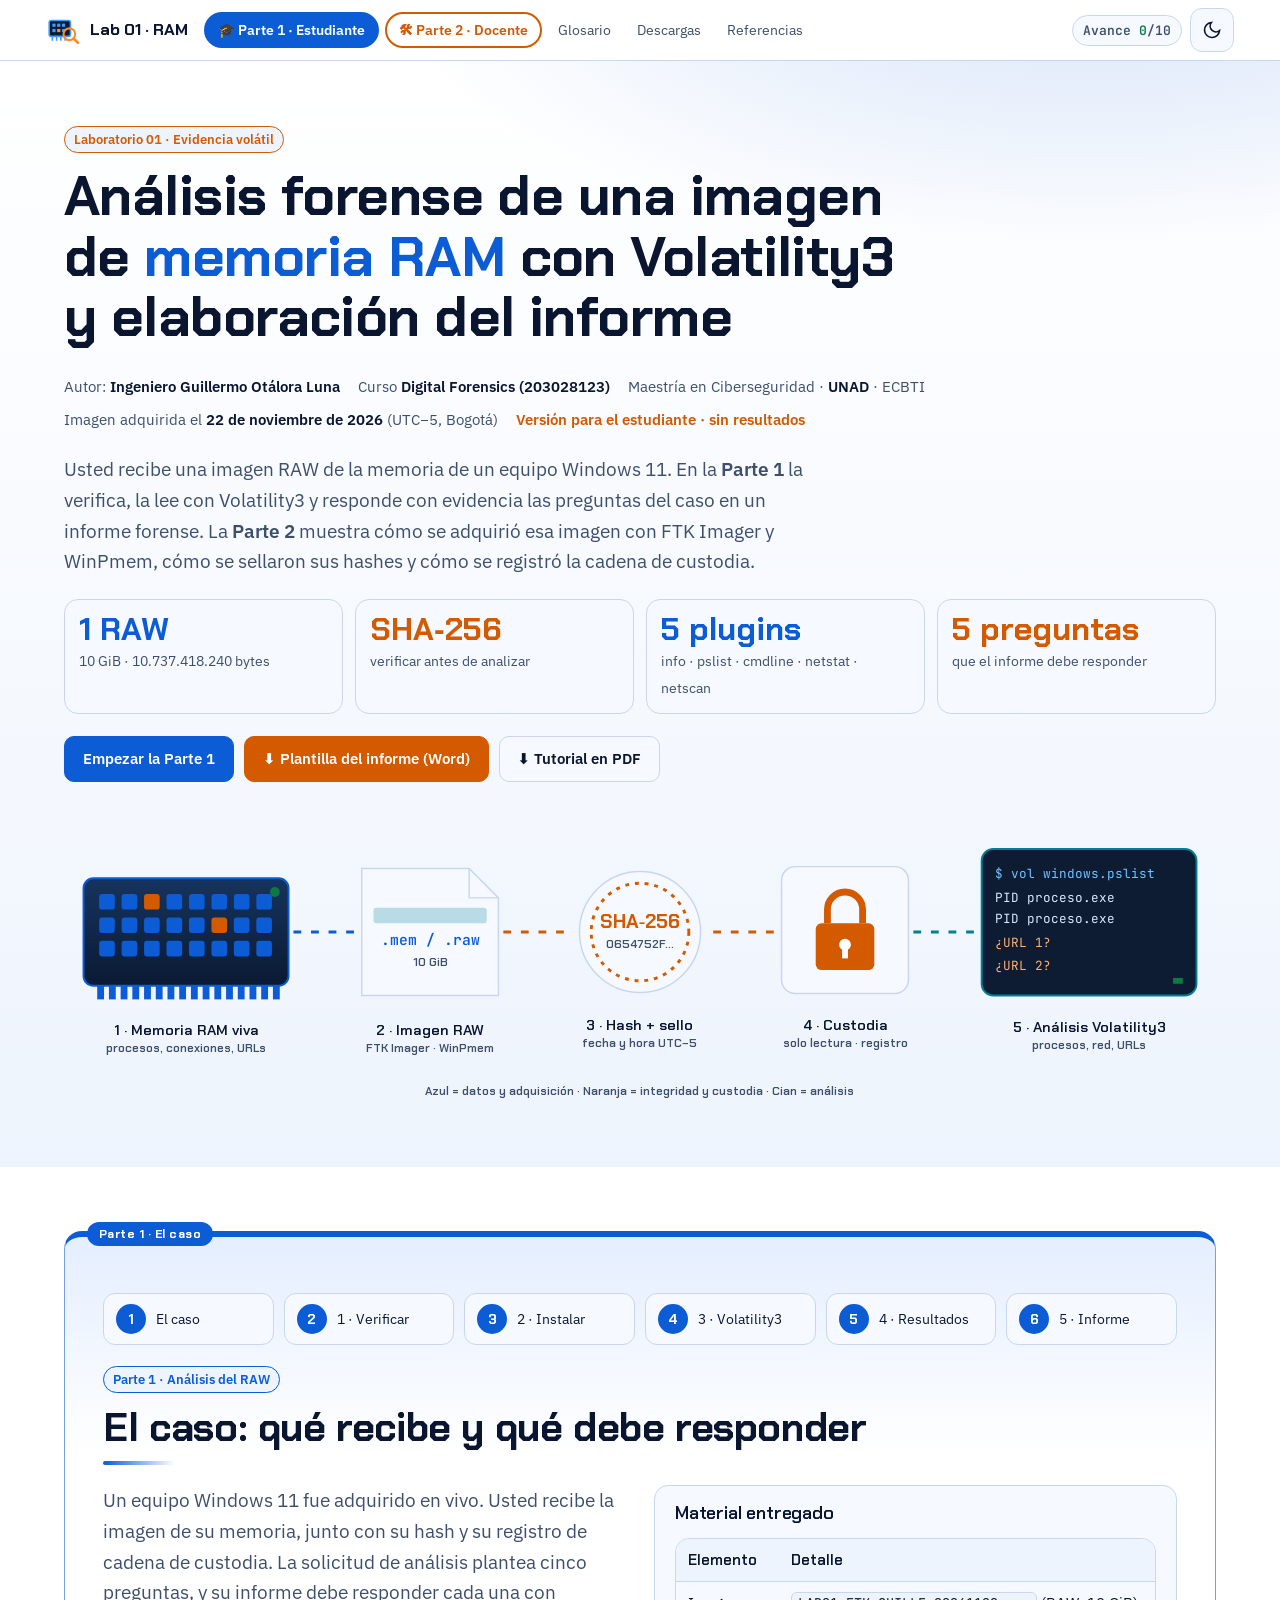
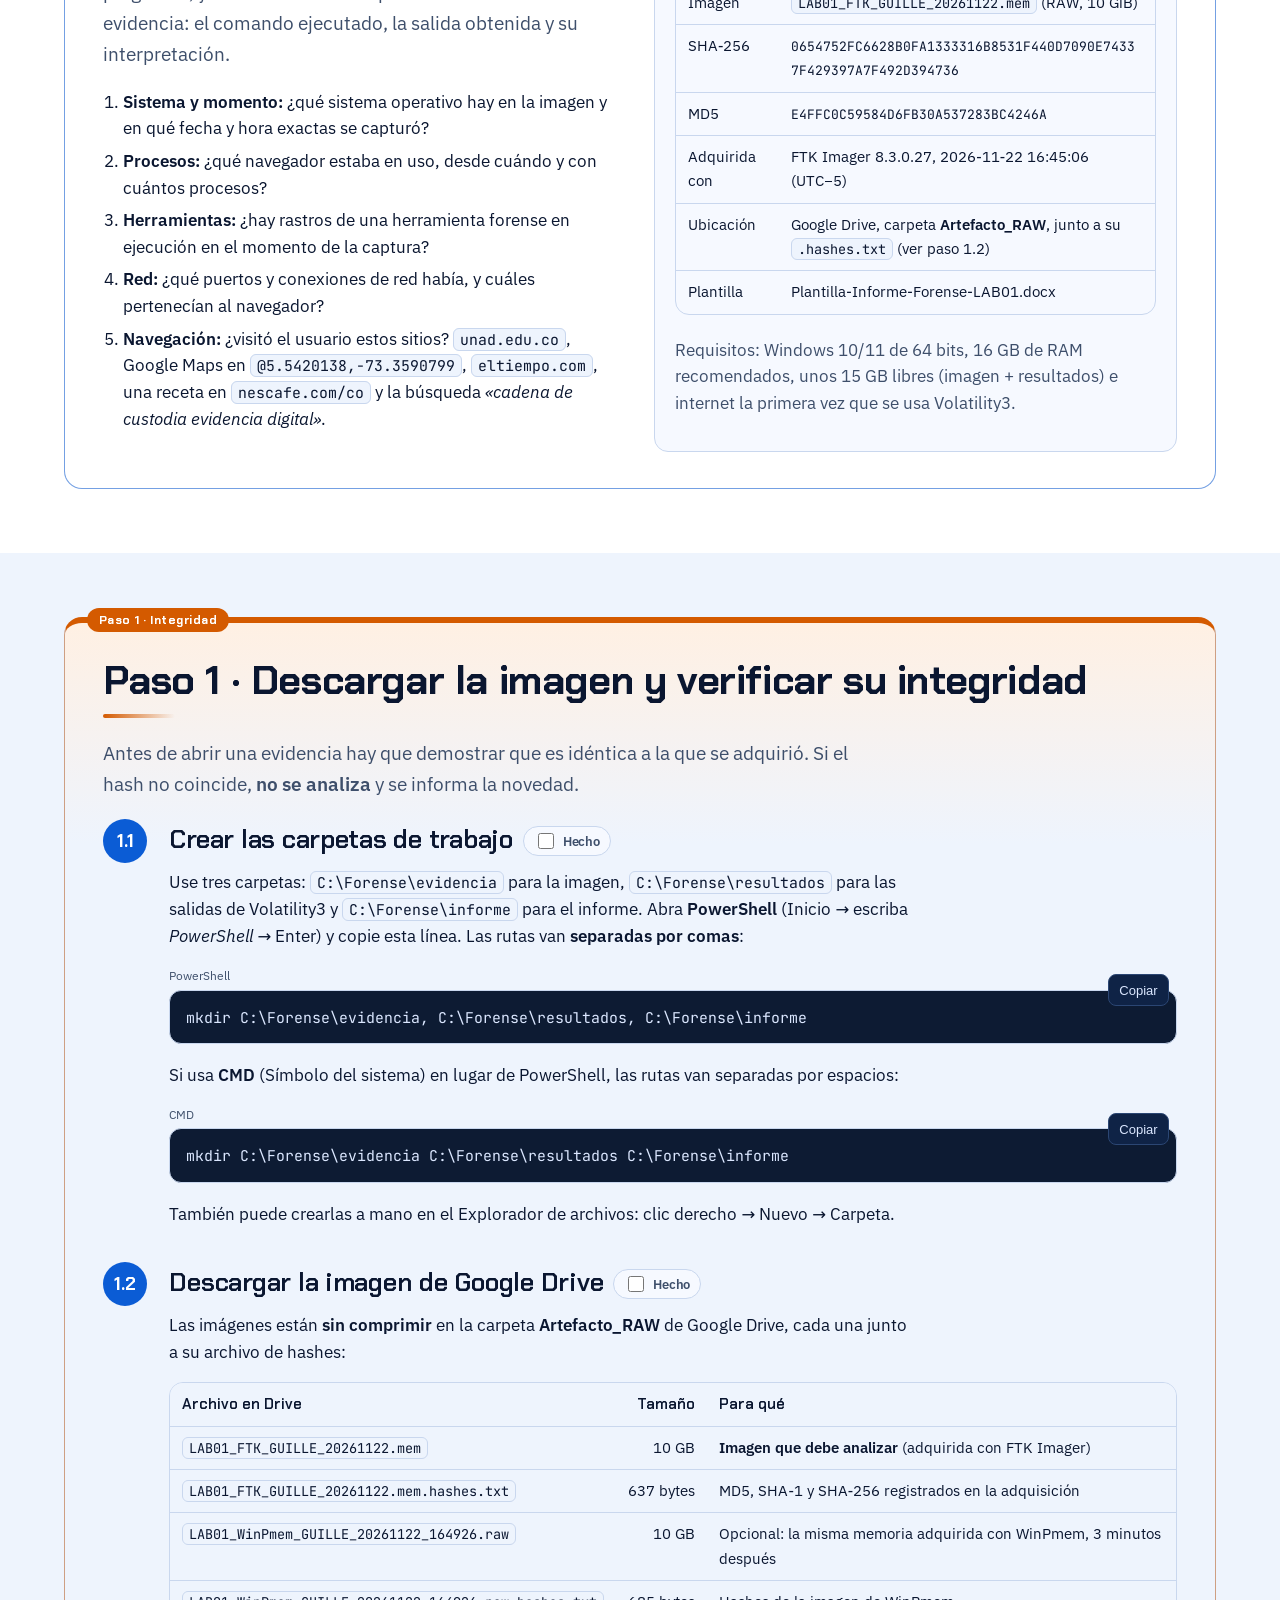
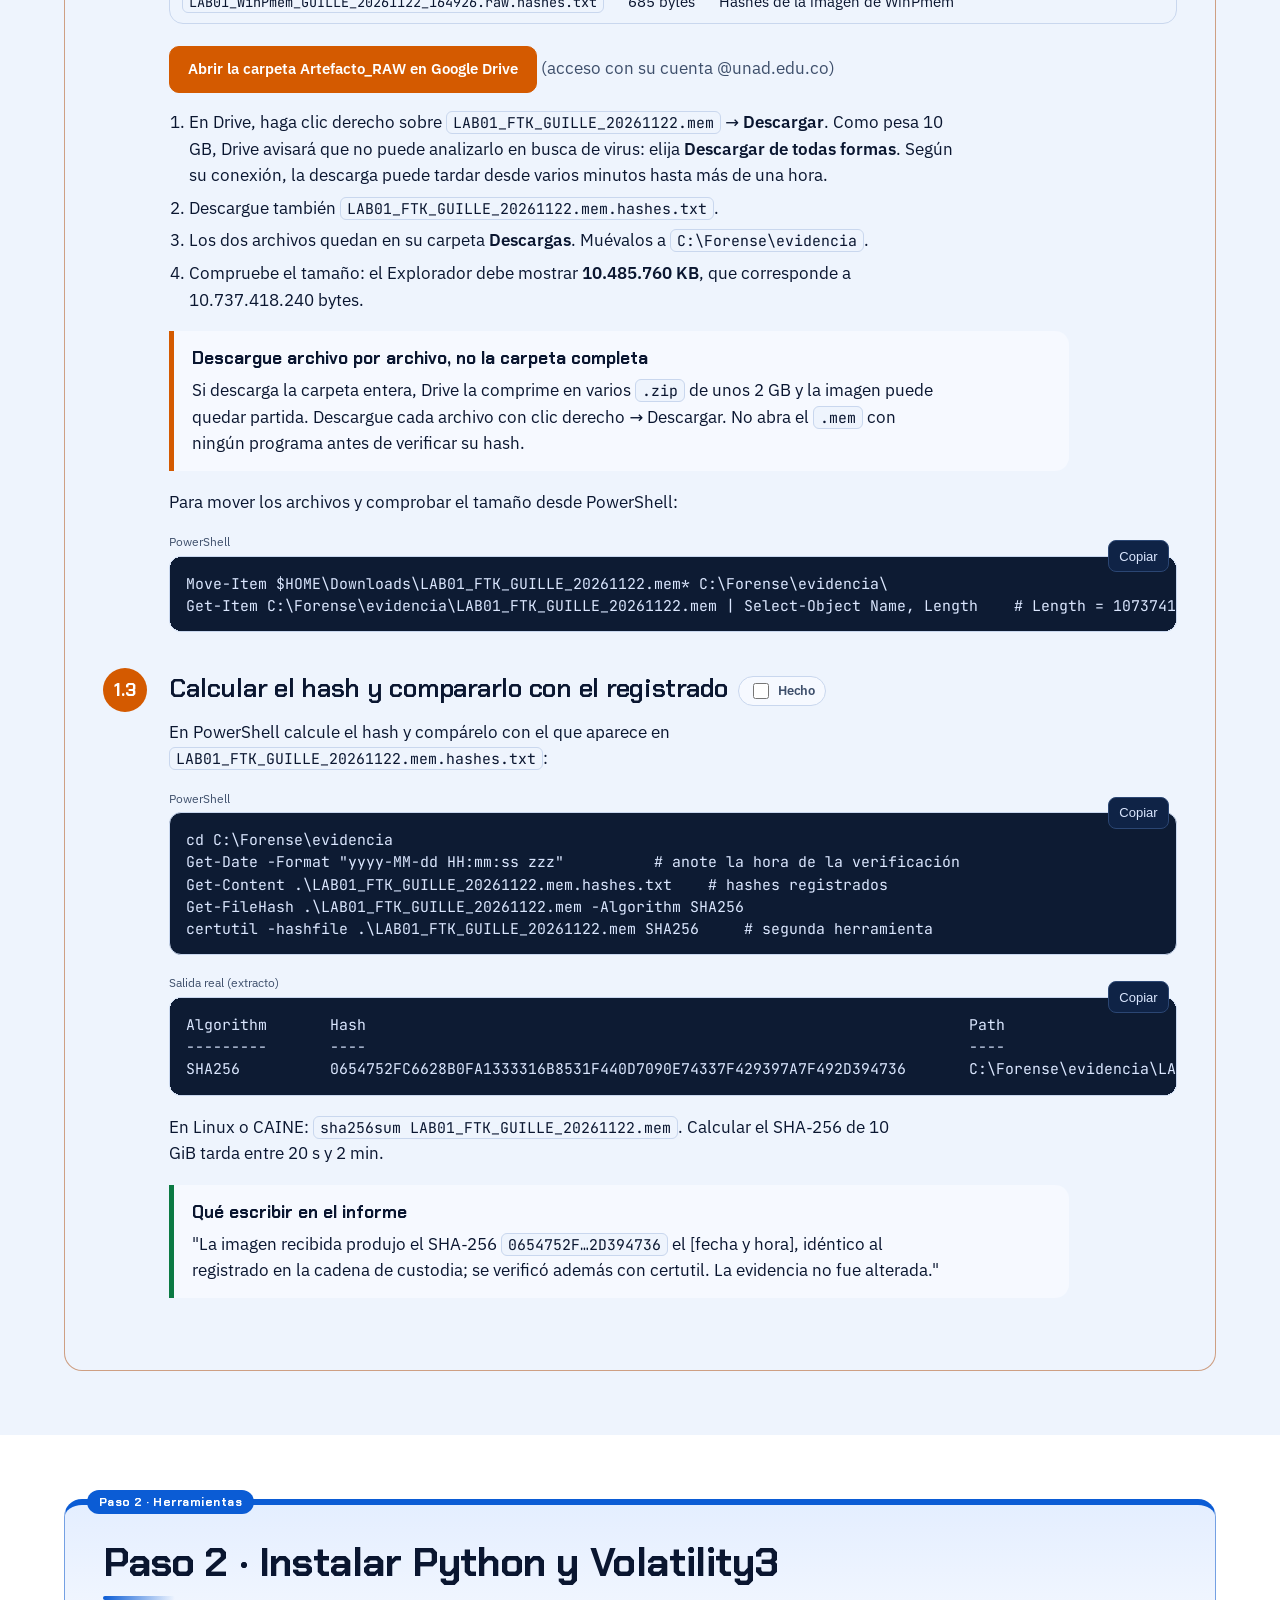
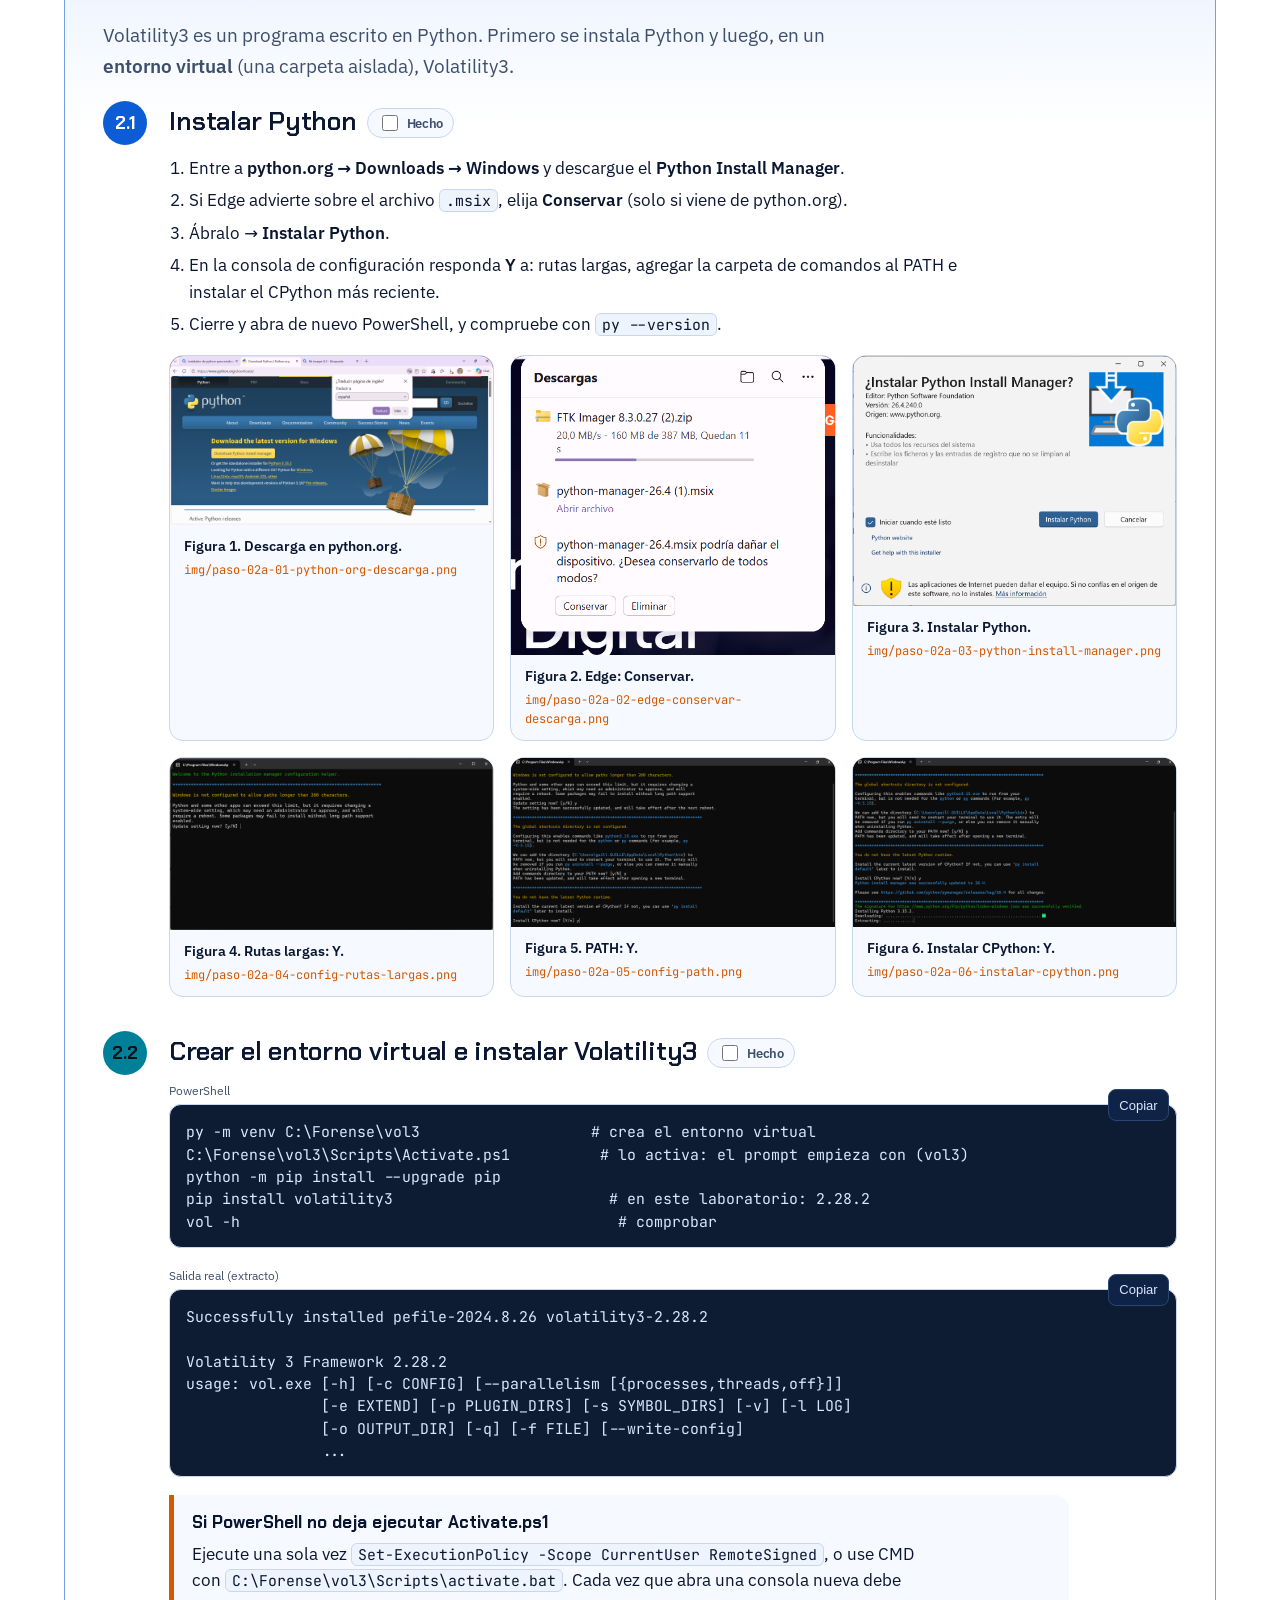
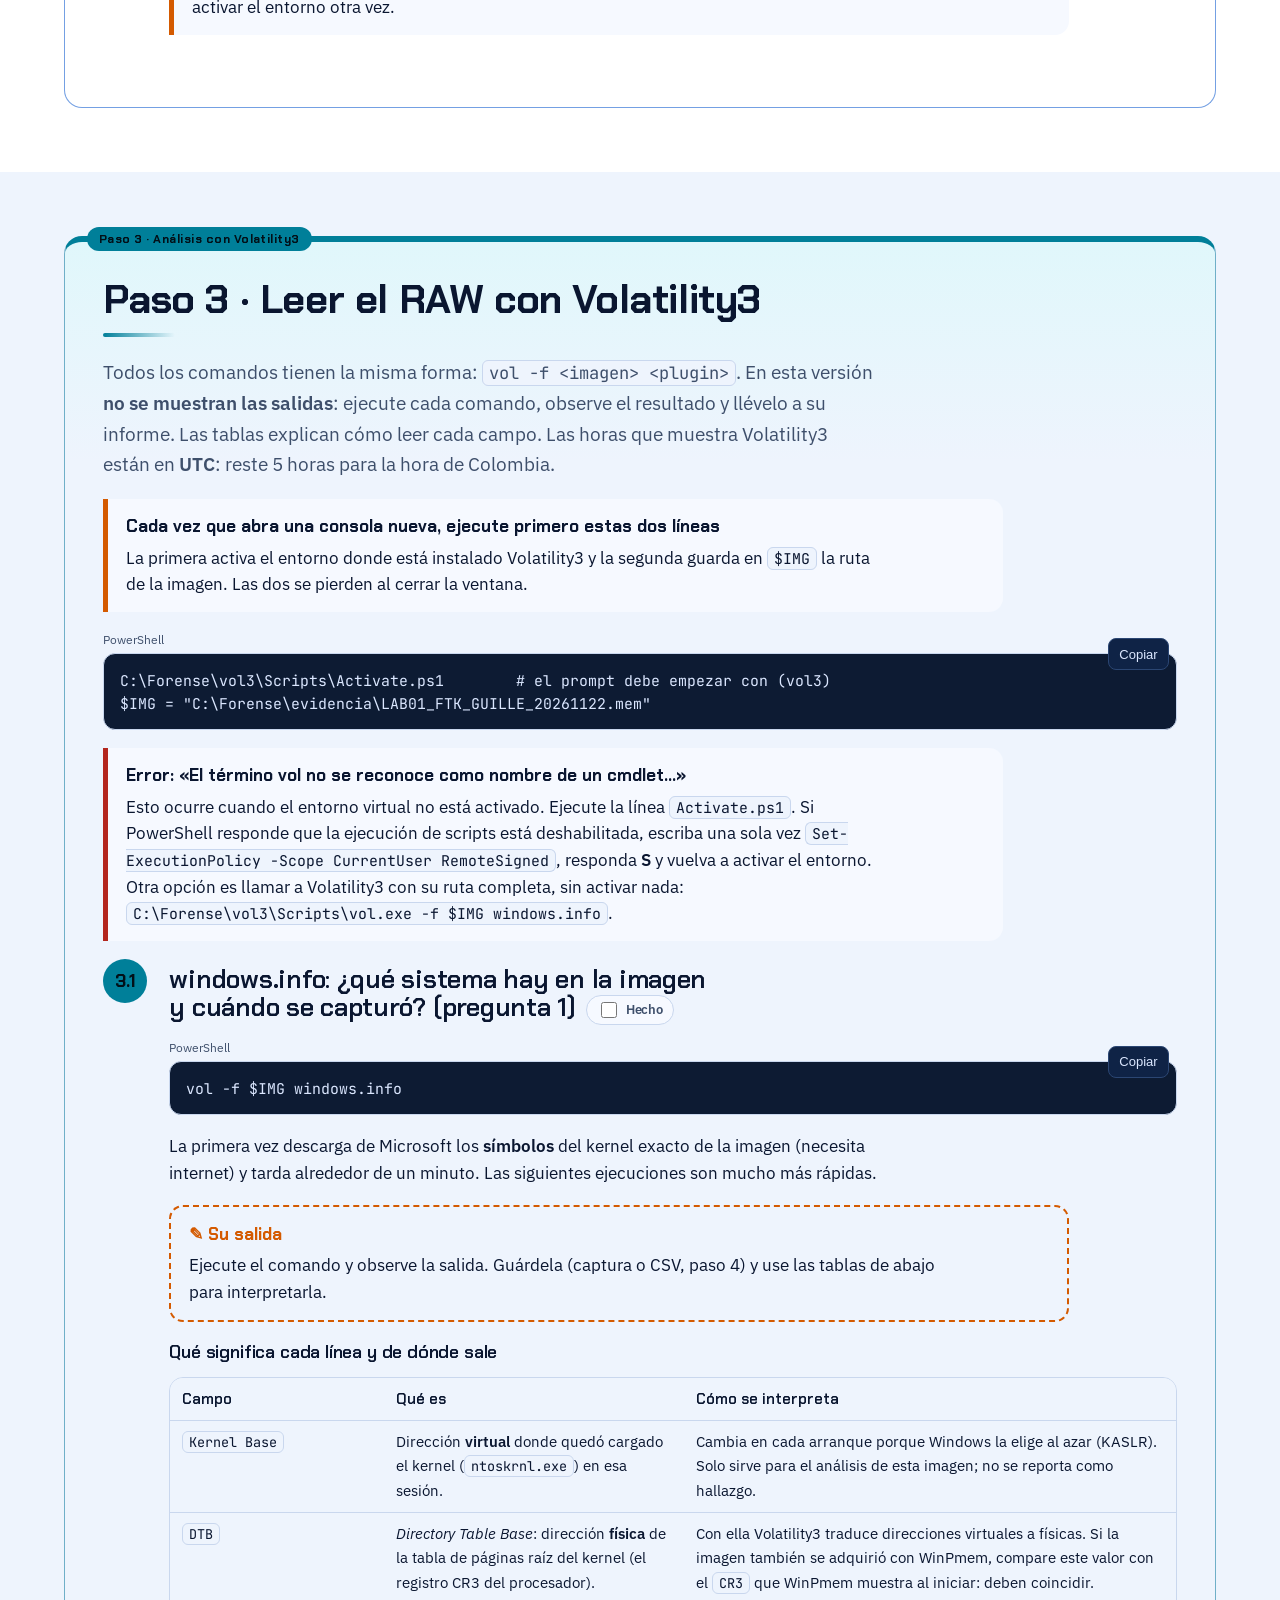
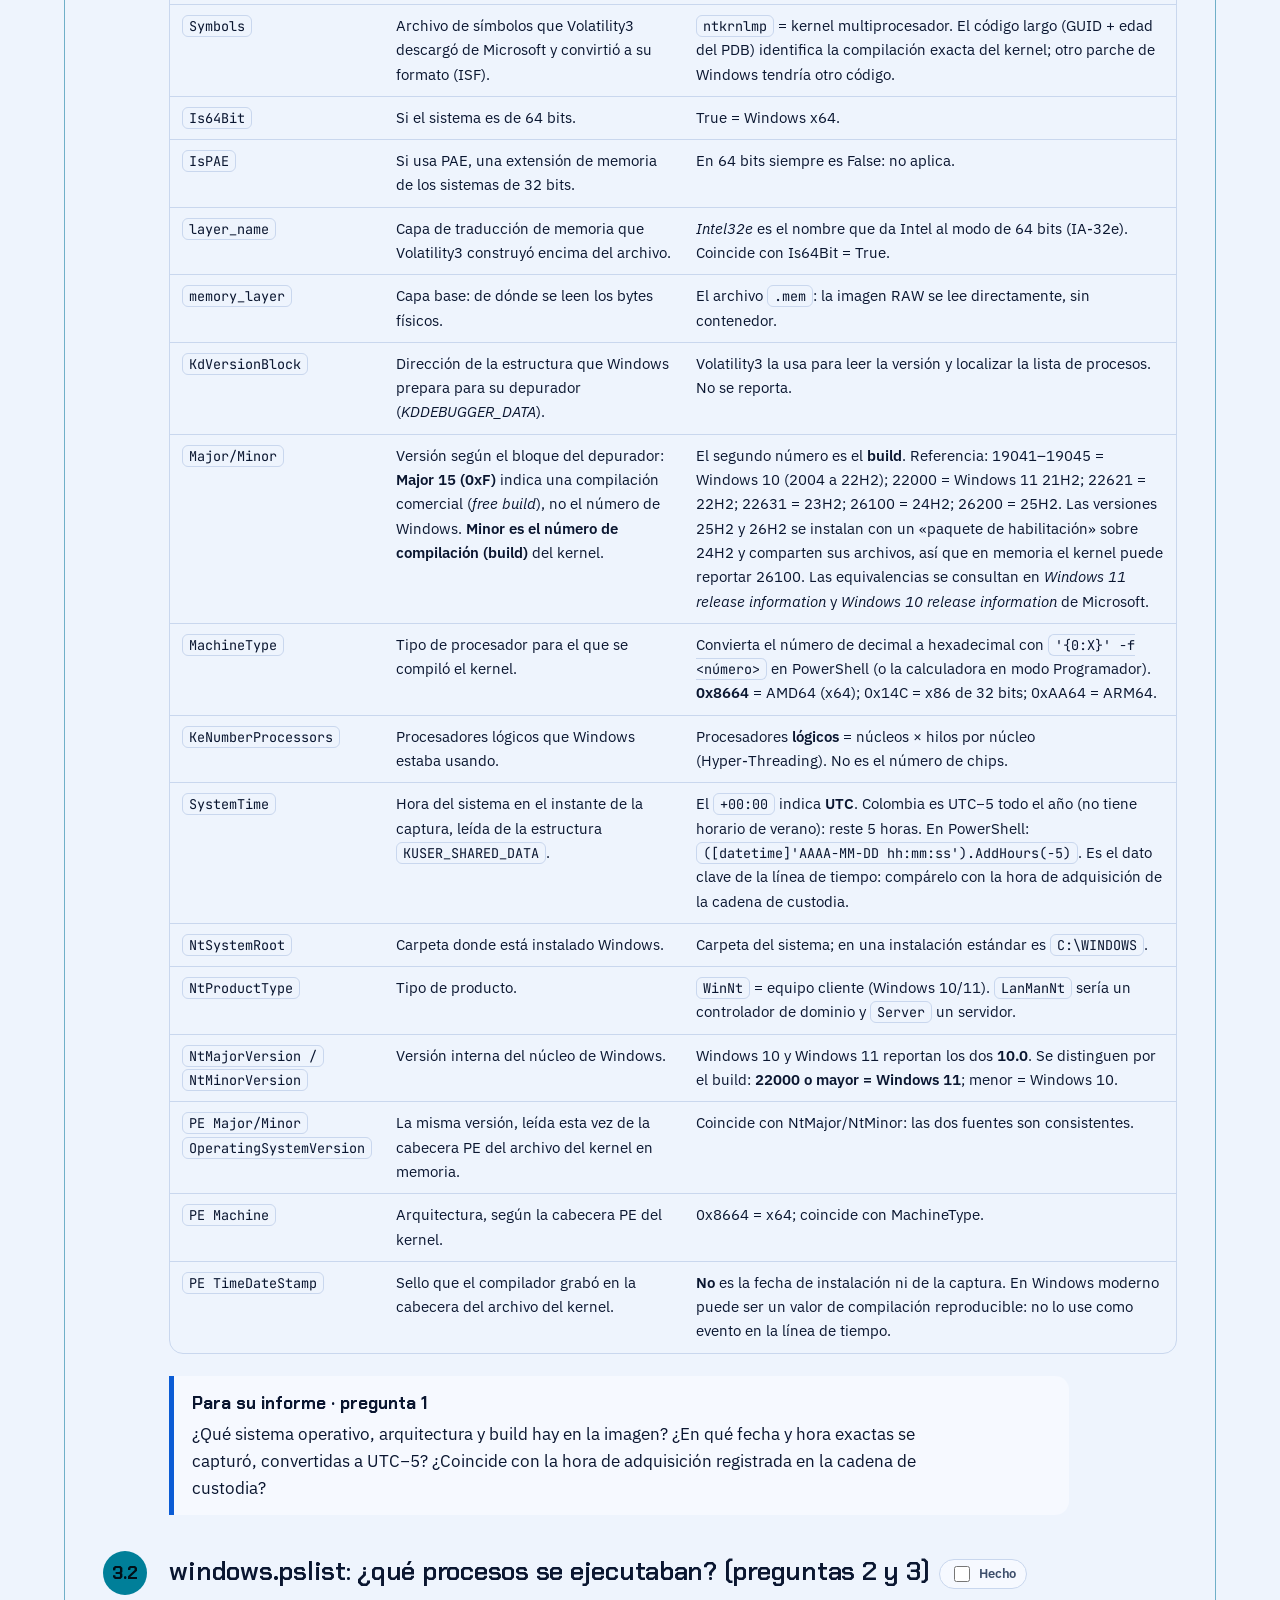
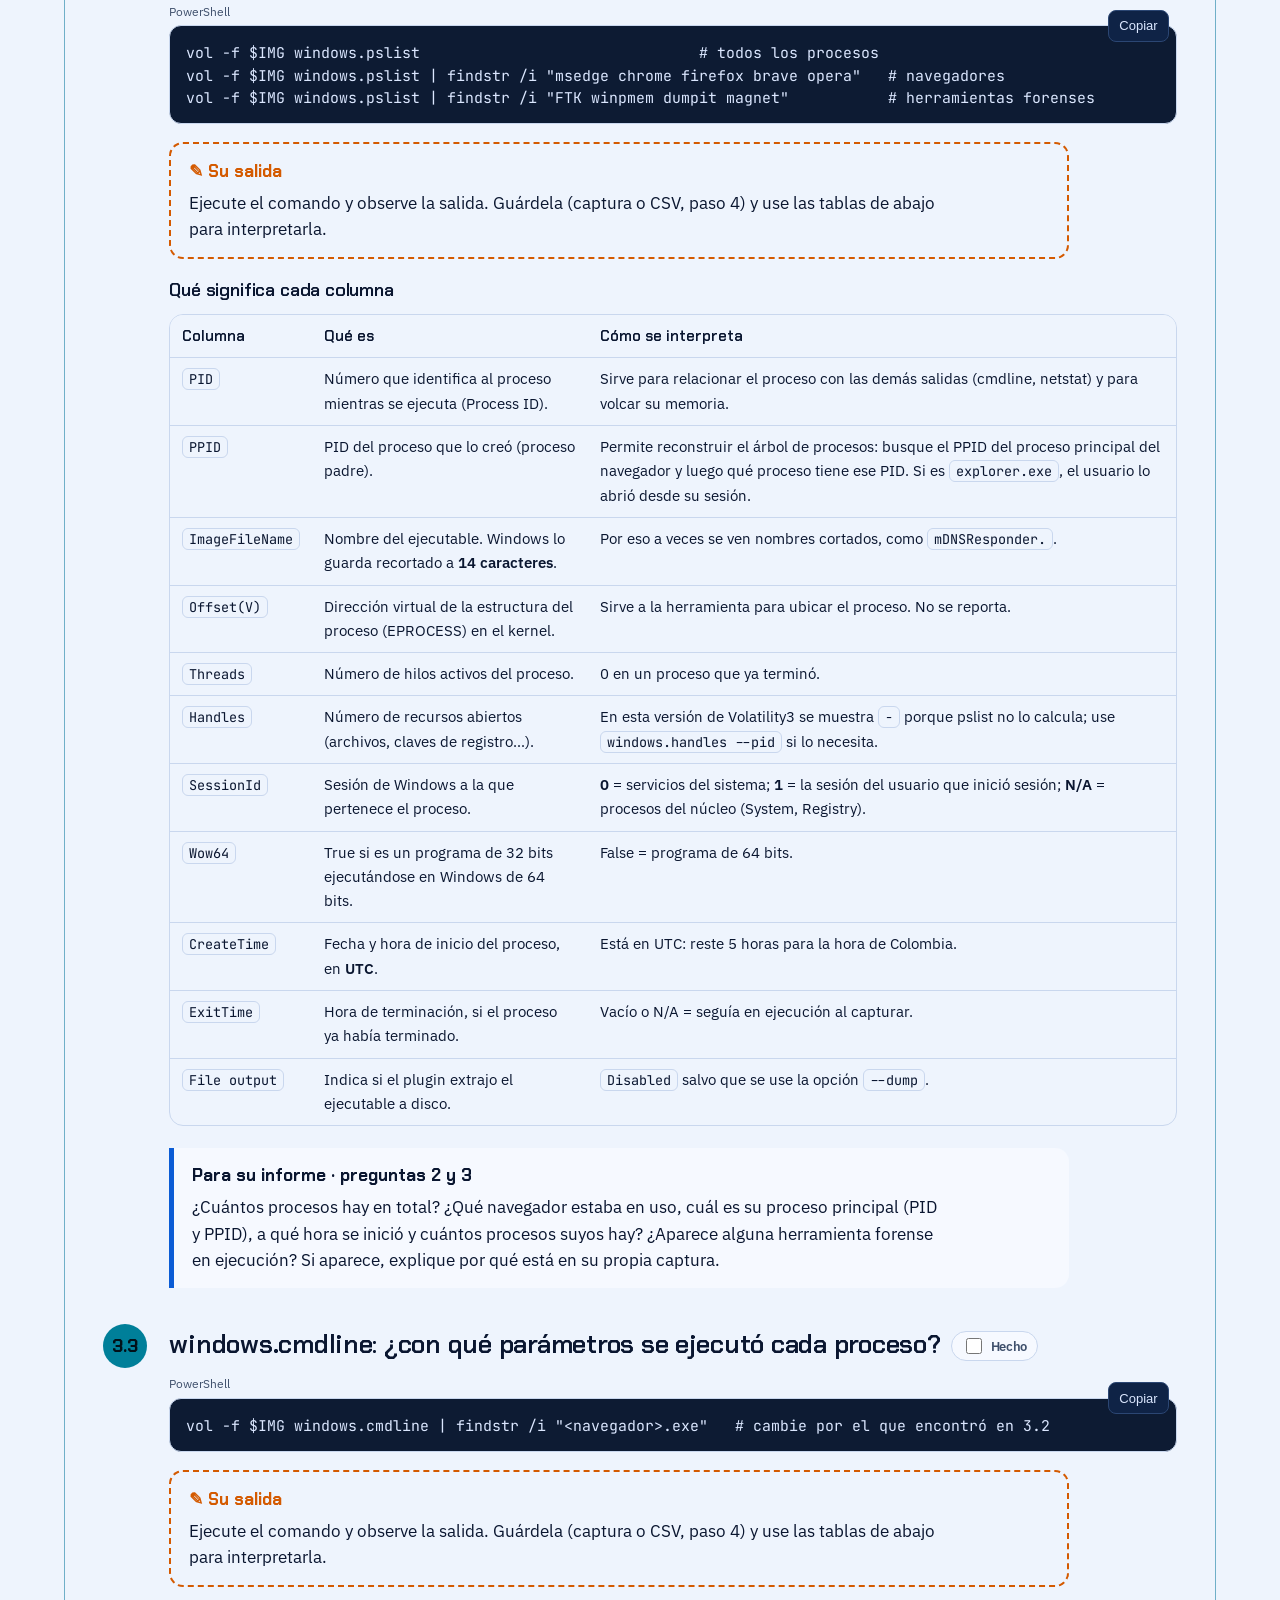
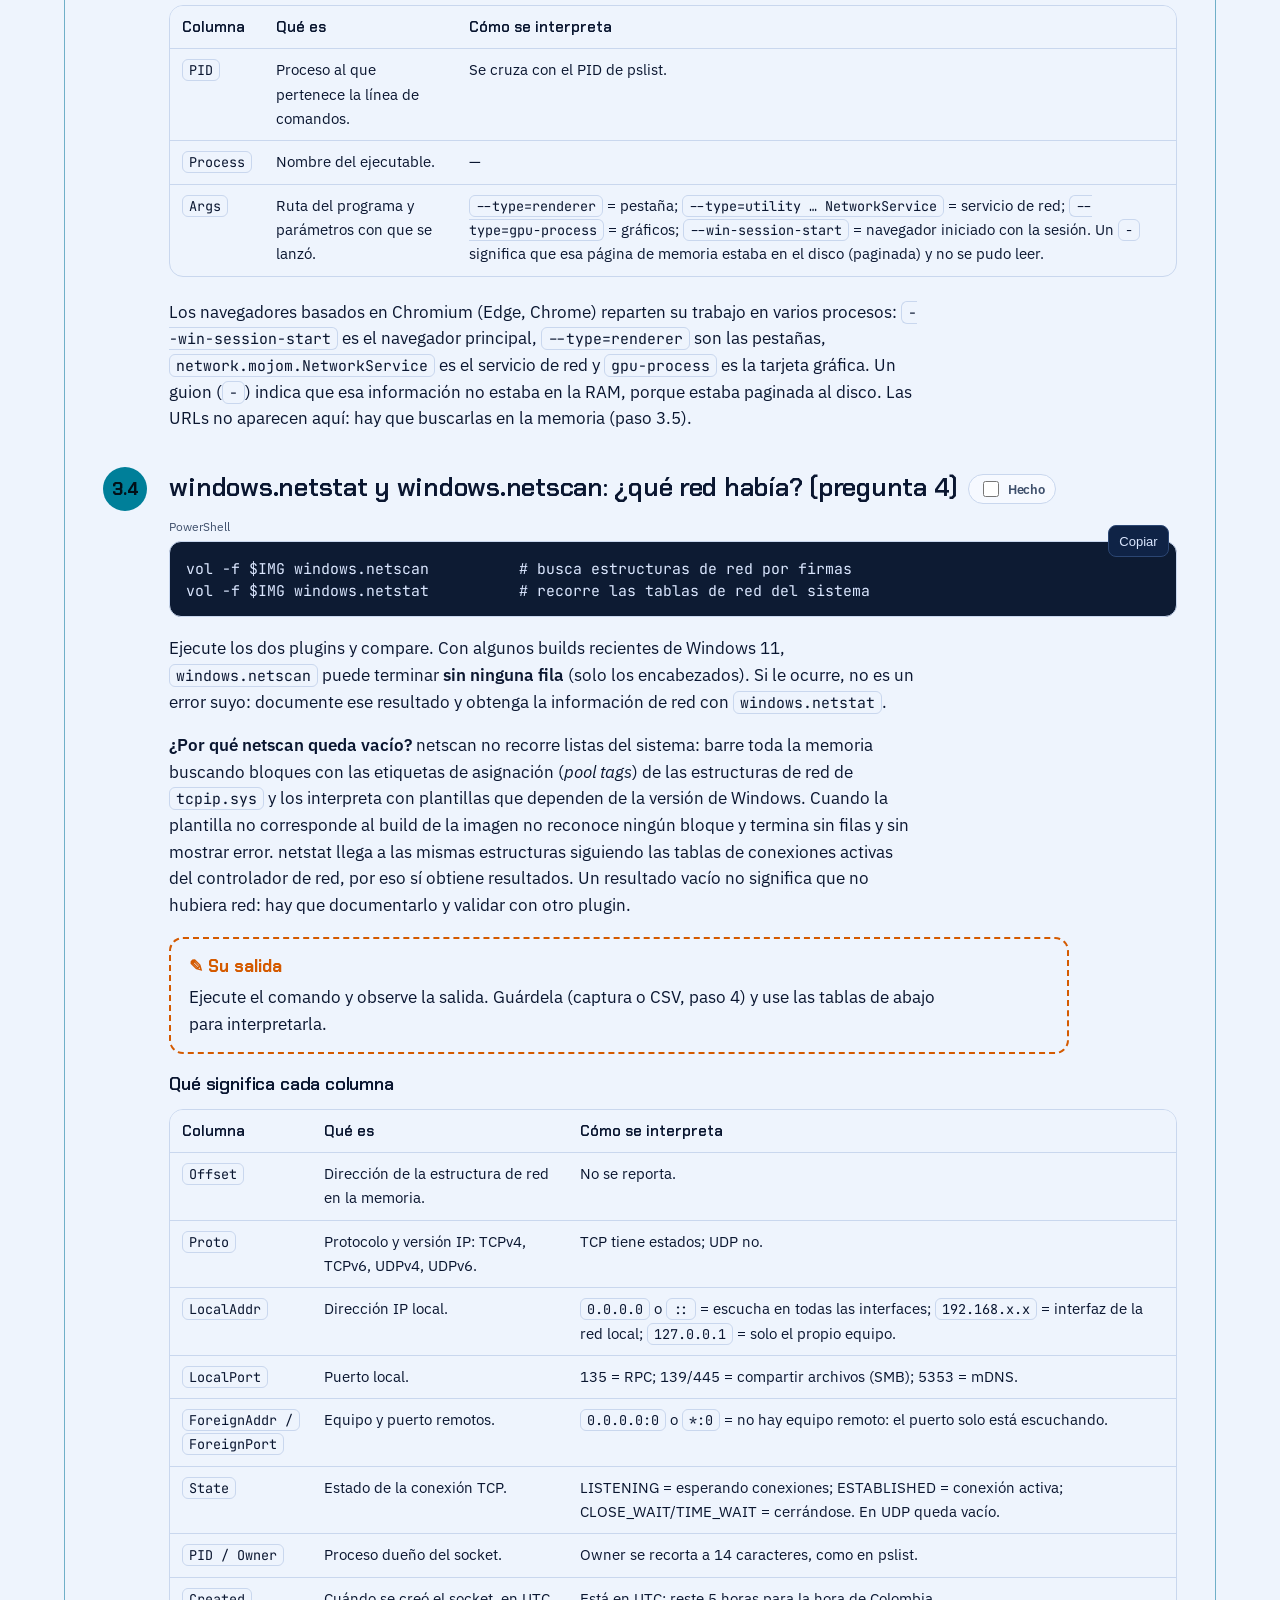
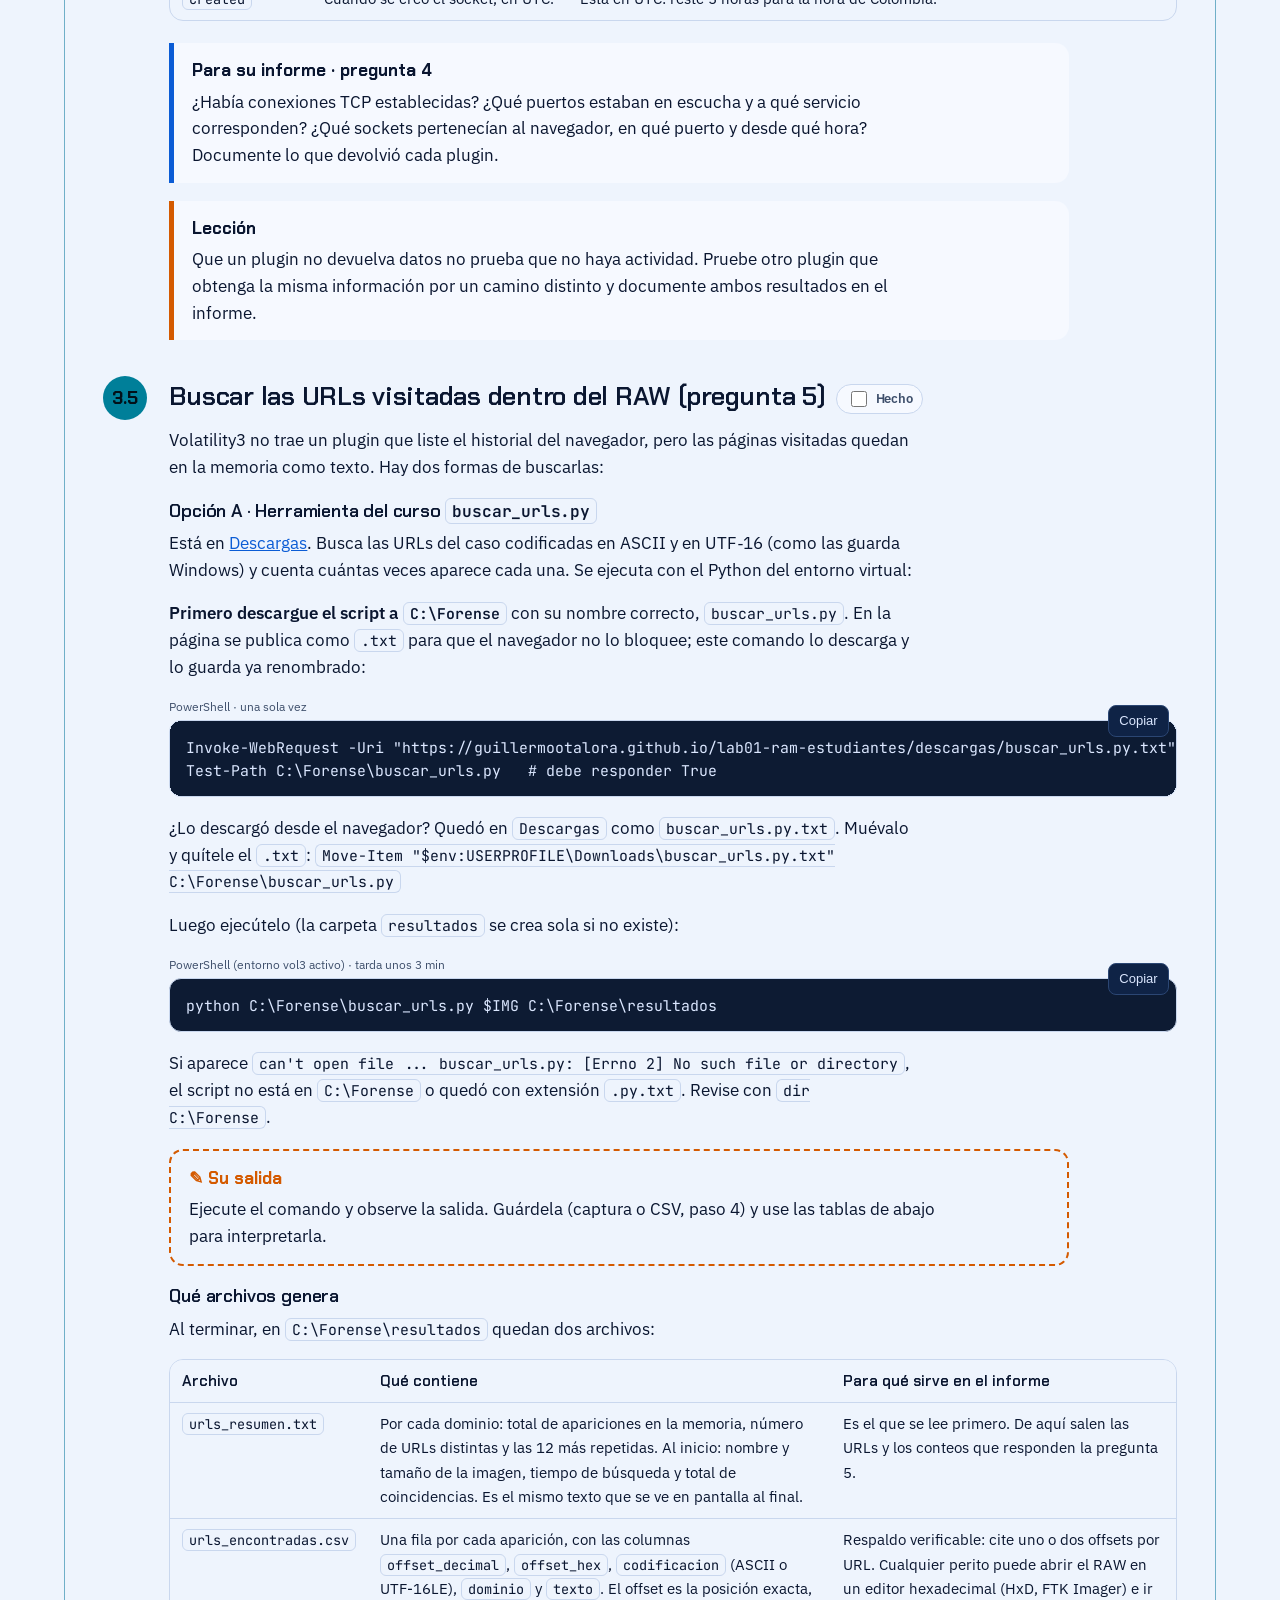
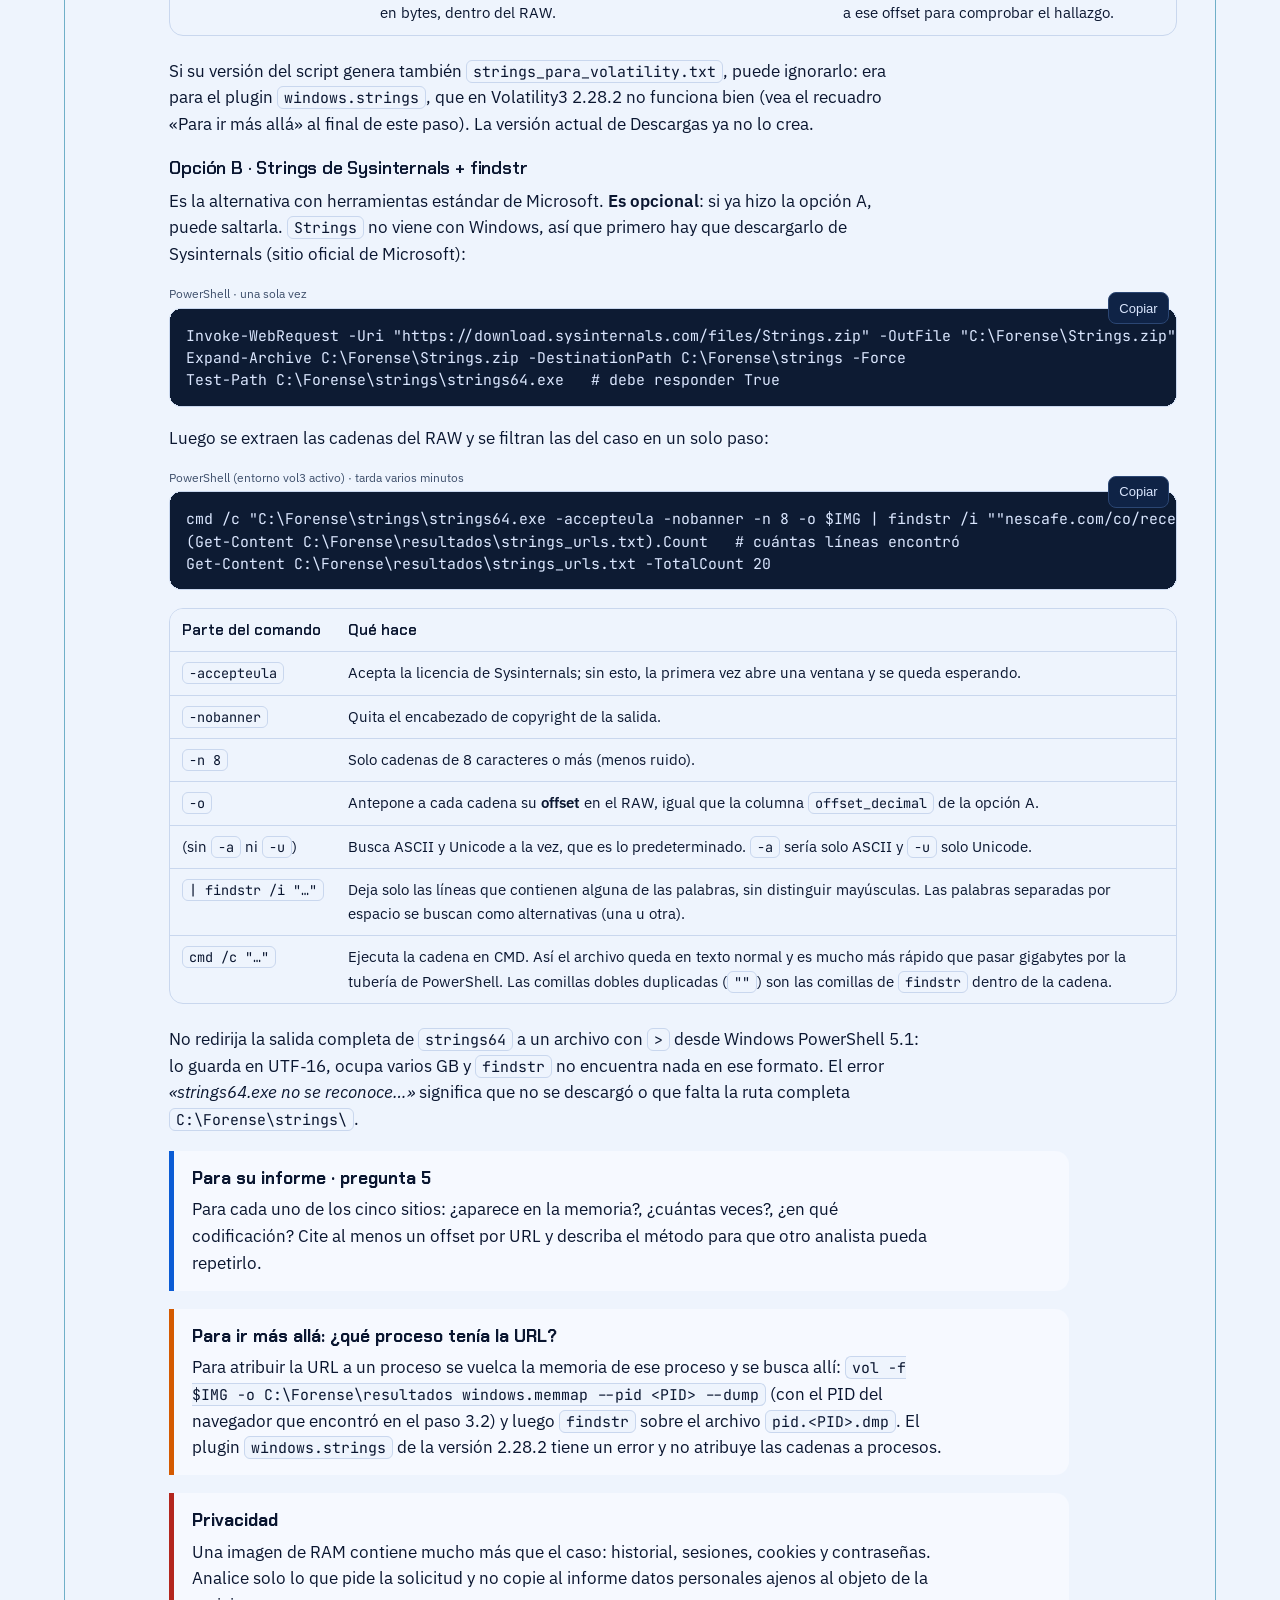
<file: index.html>
<!DOCTYPE html>
<html lang="es">
<head>
<meta charset="utf-8">
<meta name="viewport" content="width=device-width, initial-scale=1">
<title>Laboratorio 01 Memoria RAM</title>
<meta name="author" content="Ingeniero Guillermo Otálora Luna">
<meta name="description" content="Tutorial: adquisición de memoria RAM con FTK Imager y WinPmem, hashes, cadena de custodia y análisis con Volatility3. Digital Forensics 203028123, UNAD.">
<link rel="icon" href="assets/favicon.svg" type="image/svg+xml">
<link rel="stylesheet" href="css/estilos.css">
<script>try{var t=localStorage.getItem("lab01-tema");if(t)document.documentElement.dataset.theme=t}catch(e){}</script>
</head>
<body>
<div class="readbar" aria-hidden="true"></div>
<header class="top"><div class="wrap">
 <a class="brand" href="#inicio"><img src="assets/logo-forense.svg" alt="" width="34" height="34">Lab 01 · RAM</a>
 <nav class="nav ptabs" aria-label="Partes"><button class="ptab" type="button" data-t="est" aria-selected="true">🎓 Parte 1 · Estudiante</button><button class="ptab o" type="button" data-t="doc" aria-selected="false">🛠 Parte 2 · Docente</button><a href="#glosario">Glosario</a><a href="#descargas">Descargas</a><a href="#referencias">Referencias</a></nav><div class="tools"><span class="prog" id="prog" title="Pasos marcados como hechos en este navegador"></span><button class="ibtn" id="themebtn" type="button" aria-label="Cambiar tema"><svg class="moon" viewBox="0 0 24 24" fill="none" stroke="currentColor" stroke-width="2"><path d="M21 12.8A9 9 0 1 1 11.2 3a7 7 0 0 0 9.8 9.8z"/></svg><svg class="sun" viewBox="0 0 24 24" fill="none" stroke="currentColor" stroke-width="2"><circle cx="12" cy="12" r="4.5"/><path d="M12 2v2.5M12 19.5V22M2 12h2.5M19.5 12H22M4.9 4.9l1.8 1.8M17.3 17.3l1.8 1.8M4.9 19.1l1.8-1.8M17.3 6.7l1.8-1.8"/></svg></button></div>
</div></header>
<main>

<section class="hero band" id="inicio"><div class="wrap grid">
 <div>
  <p class="tag o">Laboratorio 01 · Evidencia volátil</p>
  <h1>Análisis forense de una imagen de <span>memoria RAM</span> con Volatility3 y elaboración del informe</h1>
  <div class="meta"><span>Autor: <b>Ingeniero Guillermo Otálora Luna</b></span><span>Curso <b>Digital Forensics (203028123)</b></span><span>Maestría en Ciberseguridad · <b>UNAD</b> · ECBTI</span><span>Imagen adquirida el <b>22 de noviembre de 2026</b> (UTC−5, Bogotá)</span><span class="ver">Versión para el estudiante · sin resultados</span></div>
  <p class="lead">Usted recibe una imagen RAW de la memoria de un equipo Windows 11. En la <b>Parte 1</b> la verifica, la lee con Volatility3 y responde con evidencia las preguntas del caso en un informe forense. La <b>Parte 2</b> muestra cómo se adquirió esa imagen con FTK Imager y WinPmem, cómo se sellaron sus hashes y cómo se registró la cadena de custodia.</p>
  <div class="kpis">
   <div class="kpi"><b>1 RAW</b><span>10 GiB · 10.737.418.240 bytes</span></div>
   <div class="kpi o"><b>SHA‑256</b><span>verificar antes de analizar</span></div>
   <div class="kpi"><b>5 plugins</b><span>info · pslist · cmdline · netstat · netscan</span></div>
   <div class="kpi o"><b>5 preguntas</b><span>que el informe debe responder</span></div>
  </div>
  <div class="btns noprint">
   <a class="btn pri" href="#caso">Empezar la Parte 1</a>
   <a class="btn org dl" href="descargas/Plantilla-Informe-Forense-LAB01.docx" data-name="Plantilla-Informe-Forense-LAB01.docx">⬇ Plantilla del informe (Word)</a>
   <a class="btn dl" href="descargas/Tutorial-Lab01-Estudiante.pdf" data-name="Tutorial-Lab01-Estudiante.pdf">⬇ Tutorial en PDF</a>
  </div>
 </div>
 <svg class="pipe" viewBox="0 0 1180 300" role="img" aria-label="Flujo: RAM, imagen RAW, hash, cadena de custodia y análisis con Volatility3">
  <defs><linearGradient id="gchip" x1="0" x2="0" y1="0" y2="1"><stop offset="0" stop-color="#16345f"/><stop offset="1" stop-color="#0a1a33"/></linearGradient></defs>
  <!-- módulo RAM -->
  <g transform="translate(20,70)">
   <rect width="210" height="110" rx="10" fill="url(#gchip)" stroke="var(--blue)" stroke-width="2"/>
   <g><rect class="cell" x="16" y="16" width="16" height="16" rx="3" style="animation-delay:0.0s"/><rect class="cell" x="39" y="16" width="16" height="16" rx="3" style="animation-delay:0.37s"/><rect class="cell o" x="62" y="16" width="16" height="16" rx="3" style="animation-delay:0.74s"/><rect class="cell" x="85" y="16" width="16" height="16" rx="3" style="animation-delay:1.11s"/><rect class="cell" x="108" y="16" width="16" height="16" rx="3" style="animation-delay:1.48s"/><rect class="cell" x="131" y="16" width="16" height="16" rx="3" style="animation-delay:0.25s"/><rect class="cell" x="154" y="16" width="16" height="16" rx="3" style="animation-delay:0.62s"/><rect class="cell" x="177" y="16" width="16" height="16" rx="3" style="animation-delay:0.99s"/><rect class="cell" x="16" y="40" width="16" height="16" rx="3" style="animation-delay:1.36s"/><rect class="cell" x="39" y="40" width="16" height="16" rx="3" style="animation-delay:0.13s"/><rect class="cell" x="62" y="40" width="16" height="16" rx="3" style="animation-delay:0.5s"/><rect class="cell" x="85" y="40" width="16" height="16" rx="3" style="animation-delay:0.87s"/><rect class="cell" x="108" y="40" width="16" height="16" rx="3" style="animation-delay:1.24s"/><rect class="cell o" x="131" y="40" width="16" height="16" rx="3" style="animation-delay:0.01s"/><rect class="cell" x="154" y="40" width="16" height="16" rx="3" style="animation-delay:0.38s"/><rect class="cell" x="177" y="40" width="16" height="16" rx="3" style="animation-delay:0.75s"/><rect class="cell" x="16" y="64" width="16" height="16" rx="3" style="animation-delay:1.12s"/><rect class="cell" x="39" y="64" width="16" height="16" rx="3" style="animation-delay:1.49s"/><rect class="cell" x="62" y="64" width="16" height="16" rx="3" style="animation-delay:0.26s"/><rect class="cell" x="85" y="64" width="16" height="16" rx="3" style="animation-delay:0.63s"/><rect class="cell" x="108" y="64" width="16" height="16" rx="3" style="animation-delay:1.0s"/><rect class="cell" x="131" y="64" width="16" height="16" rx="3" style="animation-delay:1.37s"/><rect class="cell" x="154" y="64" width="16" height="16" rx="3" style="animation-delay:0.14s"/><rect class="cell" x="177" y="64" width="16" height="16" rx="3" style="animation-delay:0.51s"/></g>
   <g fill="var(--blue)"><rect x="14" y="110" width="7" height="14"/><rect x="26" y="110" width="7" height="14"/><rect x="38" y="110" width="7" height="14"/><rect x="50" y="110" width="7" height="14"/><rect x="62" y="110" width="7" height="14"/><rect x="74" y="110" width="7" height="14"/><rect x="86" y="110" width="7" height="14"/><rect x="98" y="110" width="7" height="14"/><rect x="110" y="110" width="7" height="14"/><rect x="122" y="110" width="7" height="14"/><rect x="134" y="110" width="7" height="14"/><rect x="146" y="110" width="7" height="14"/><rect x="158" y="110" width="7" height="14"/><rect x="170" y="110" width="7" height="14"/><rect x="182" y="110" width="7" height="14"/><rect x="194" y="110" width="7" height="14"/></g>
   <circle class="led" cx="196" cy="14" r="5"/>
   <text class="lbl" x="105" y="160" text-anchor="middle">1 · Memoria RAM viva</text>
   <text class="sub" x="105" y="178" text-anchor="middle">procesos, conexiones, URLs</text>
  </g>
  <path class="flow" d="M235 125 H300"/>
  <!-- archivo RAW -->
  <g transform="translate(305,60)">
   <path class="box" d="M0 0 H110 L140 30 V130 H0 Z"/><path d="M110 0 V30 H140" fill="none" stroke="var(--line)" stroke-width="1.5"/>
   <rect class="scan" x="12" y="40" width="116" height="16" rx="3"/>
   <text x="70" y="78" text-anchor="middle" style="font:600 15px 'JetBrains Mono',monospace;fill:var(--blue)">.mem / .raw</text>
   <text class="sub" x="70" y="100" text-anchor="middle">10 GiB</text>
   <text class="lbl" x="70" y="170" text-anchor="middle">2 · Imagen RAW</text>
   <text class="sub" x="70" y="188" text-anchor="middle">FTK Imager · WinPmem</text>
  </g>
  <path class="flow o" d="M450 125 H515"/>
  <!-- hash -->
  <g transform="translate(520,55)">
   <circle cx="70" cy="70" r="62" class="box"/>
   <circle class="hashring" cx="70" cy="70" r="50"/>
   <text x="70" y="66" text-anchor="middle" style="font:700 20px 'Chakra Petch';fill:var(--orange)">SHA‑256</text>
   <text class="sub" x="70" y="86" text-anchor="middle">0654752F…</text>
   <text class="lbl" x="70" y="170" text-anchor="middle">3 · Hash + sello</text>
   <text class="sub" x="70" y="188" text-anchor="middle">fecha y hora UTC−5</text>
  </g>
  <path class="flow o" d="M665 125 H730"/>
  <!-- custodia -->
  <g transform="translate(735,58)">
   <rect width="130" height="130" rx="14" class="box"/>
   <rect x="35" y="58" width="60" height="48" rx="6" fill="var(--orange)"/>
   <path d="M47 58 V44 a18 18 0 0 1 36 0 V58" fill="none" stroke="var(--orange)" stroke-width="7"/>
   <circle cx="65" cy="80" r="6" fill="var(--bg)"/><rect x="62" y="82" width="6" height="12" fill="var(--bg)"/>
   <text class="lbl" x="65" y="167" text-anchor="middle">4 · Custodia</text>
   <text class="sub" x="65" y="185" text-anchor="middle">solo lectura · registro</text>
  </g>
  <path class="flow c" d="M870 125 H935"/>
  <!-- volatility -->
  <g transform="translate(940,40)">
   <rect width="220" height="150" rx="12" fill="var(--code)" stroke="var(--cyan)" stroke-width="2"/>
   <text x="14" y="30" style="font:13px 'JetBrains Mono',monospace;fill:#6fc3ff">$ vol windows.pslist</text>
   <text x="14" y="54" style="font:13px 'JetBrains Mono',monospace;fill:#dbe7ff">PID  proceso.exe</text>
   <text x="14" y="76" style="font:13px 'JetBrains Mono',monospace;fill:#dbe7ff">PID  proceso.exe</text>
   <text x="14" y="100" style="font:13px 'JetBrains Mono',monospace;fill:#ffb070">¿URL 1?</text>
   <text x="14" y="124" style="font:13px 'JetBrains Mono',monospace;fill:#ffb070">¿URL 2?</text>
   <rect class="led" x="196" y="132" width="10" height="6"/>
   <text class="lbl" x="110" y="187" text-anchor="middle">5 · Análisis Volatility3</text>
   <text class="sub" x="110" y="205" text-anchor="middle">procesos, red, URLs</text>
  </g>
  <text class="sub" x="590" y="292" text-anchor="middle">Azul = datos y adquisición · Naranja = integridad y custodia · Cian = análisis</text>
 </svg>
</div></section>

<section data-tab="est" class="band" id="caso"><div class="wrap frame t-blue" data-label="Parte 1 · El caso"><nav class="route" aria-label="Pasos"><a href="#caso"><b>1</b>El caso</a><a href="#verificar"><b>2</b>1 · Verificar</a><a href="#instalar"><b>3</b>2 · Instalar</a><a href="#volatility"><b>4</b>3 · Volatility3</a><a href="#resultados"><b>5</b>4 · Resultados</a><a href="#informe"><b>6</b>5 · Informe</a></nav>
 <p class="tag b">Parte 1 · Análisis del RAW</p>
 <h2>El caso: qué recibe y qué debe responder</h2>
 <div class="cols">
  <div>
   <p class="lead">Un equipo Windows 11 fue adquirido en vivo. Usted recibe la imagen de su memoria, junto con su hash y su registro de cadena de custodia. La solicitud de análisis plantea cinco preguntas, y su informe debe responder cada una con evidencia: el comando ejecutado, la salida obtenida y su interpretación.</p>
   <ol class="do">
    <li><b>Sistema y momento:</b> ¿qué sistema operativo hay en la imagen y en qué fecha y hora exactas se capturó?</li>
    <li><b>Procesos:</b> ¿qué navegador estaba en uso, desde cuándo y con cuántos procesos?</li>
    <li><b>Herramientas:</b> ¿hay rastros de una herramienta forense en ejecución en el momento de la captura?</li>
    <li><b>Red:</b> ¿qué puertos y conexiones de red había, y cuáles pertenecían al navegador?</li>
    <li><b>Navegación:</b> ¿visitó el usuario estos sitios? <code>unad.edu.co</code>, Google Maps en <code>@5.5420138,-73.3590799</code>, <code>eltiempo.com</code>, una receta en <code>nescafe.com/co</code> y la búsqueda <i>«cadena de custodia evidencia digital»</i>.</li>
   </ol>
  </div>
  <div class="card">
   <h4>Material entregado</h4>
   <div class="scroll"><table class="stack"><thead><tr><th>Elemento</th><th>Detalle</th></tr></thead><tbody><tr><td>Imagen</td><td><code>LAB01_FTK_GUILLE_20261122.mem</code> (RAW, 10 GiB)</td></tr><tr><td>SHA‑256</td><td><span class="h">0654752FC6628B0FA1333316B8531F440D7090E74337F429397A7F492D394736</span></td></tr><tr><td>MD5</td><td><span class="h">E4FFC0C59584D6FB30A537283BC4246A</span></td></tr><tr><td>Adquirida con</td><td>FTK Imager 8.3.0.27, 2026‑11‑22 16:45:06 (UTC−5)</td></tr><tr><td>Ubicación</td><td>Google Drive, carpeta <b>Artefacto_RAW</b>, junto a su <code>.hashes.txt</code> (ver paso 1.2)</td></tr><tr><td>Plantilla</td><td>Plantilla-Informe-Forense-LAB01.docx</td></tr></tbody></table></div>
   <p class="muted">Requisitos: Windows 10/11 de 64 bits, 16 GB de RAM recomendados, unos 15 GB libres (imagen + resultados) e internet la primera vez que se usa Volatility3.</p>
  </div>
 </div>
</div></section>

<section data-tab="est" class="band alt" id="verificar"><div class="wrap frame t-orange" data-label="Paso 1 · Integridad">
 <h2>Paso 1 · Descargar la imagen y verificar su integridad</h2>
 <p class="lead">Antes de abrir una evidencia hay que demostrar que es idéntica a la que se adquirió. Si el hash no coincide, <b>no se analiza</b> y se informa la novedad.</p>
 <div class="step "><div class="n">1.1</div><div><h3>Crear las carpetas de trabajo</h3><p>Use tres carpetas: <code>C:\Forense\evidencia</code> para la imagen, <code>C:\Forense\resultados</code> para las salidas de Volatility3 y <code>C:\Forense\informe</code> para el informe. Abra <b>PowerShell</b> (Inicio → escriba <i>PowerShell</i> → Enter) y copie esta línea. Las rutas van <b>separadas por comas</b>:</p><div class="code"><span class="t">PowerShell</span><pre><code>mkdir C:\Forense\evidencia, C:\Forense\resultados, C:\Forense\informe</code></pre></div><p>Si usa <b>CMD</b> (Símbolo del sistema) en lugar de PowerShell, las rutas van separadas por espacios:</p><div class="code"><span class="t">CMD</span><pre><code>mkdir C:\Forense\evidencia C:\Forense\resultados C:\Forense\informe</code></pre></div><p>También puede crearlas a mano en el Explorador de archivos: clic derecho → Nuevo → Carpeta.</p></div></div>
 <div class="step "><div class="n">1.2</div><div><h3>Descargar la imagen de Google Drive</h3><p>Las imágenes están <b>sin comprimir</b> en la carpeta <b>Artefacto_RAW</b> de Google Drive, cada una junto a su archivo de hashes:</p><div class="scroll"><table class="stack"><thead><tr><th>Archivo en Drive</th><th class="num">Tamaño</th><th>Para qué</th></tr></thead><tbody><tr><td><code>LAB01_FTK_GUILLE_20261122.mem</code></td><td class="num">10 GB</td><td><b>Imagen que debe analizar</b> (adquirida con FTK Imager)</td></tr><tr><td><code>LAB01_FTK_GUILLE_20261122.mem.hashes.txt</code></td><td class="num">637 bytes</td><td>MD5, SHA‑1 y SHA‑256 registrados en la adquisición</td></tr><tr><td><code>LAB01_WinPmem_GUILLE_20261122_164926.raw</code></td><td class="num">10 GB</td><td>Opcional: la misma memoria adquirida con WinPmem, 3 minutos después</td></tr><tr><td><code>LAB01_WinPmem_GUILLE_20261122_164926.raw.hashes.txt</code></td><td class="num">685 bytes</td><td>Hashes de la imagen de WinPmem</td></tr></tbody></table></div><p><a class="btn org" href="https://drive.google.com/drive/folders/1TUMyYDUSGVmhW-VqeS5MNTvkMBpXCuC_?usp=drive_link" target="_blank" rel="noopener">Abrir la carpeta Artefacto_RAW en Google Drive</a> <span class="muted">(acceso con su cuenta @unad.edu.co)</span></p><ol class="do"><li>En Drive, haga clic derecho sobre <code>LAB01_FTK_GUILLE_20261122.mem</code> → <b>Descargar</b>. Como pesa 10 GB, Drive avisará que no puede analizarlo en busca de virus: elija <b>Descargar de todas formas</b>. Según su conexión, la descarga puede tardar desde varios minutos hasta más de una hora.</li><li>Descargue también <code>LAB01_FTK_GUILLE_20261122.mem.hashes.txt</code>.</li><li>Los dos archivos quedan en su carpeta <b>Descargas</b>. Muévalos a <code>C:\Forense\evidencia</code>.</li><li>Compruebe el tamaño: el Explorador debe mostrar <b>10.485.760 KB</b>, que corresponde a 10.737.418.240 bytes.</li></ol><div class="call warn"><b>Descargue archivo por archivo, no la carpeta completa</b><p>Si descarga la carpeta entera, Drive la comprime en varios <code>.zip</code> de unos 2 GB y la imagen puede quedar partida. Descargue cada archivo con clic derecho → Descargar. No abra el <code>.mem</code> con ningún programa antes de verificar su hash.</p></div><p>Para mover los archivos y comprobar el tamaño desde PowerShell:</p><div class="code"><span class="t">PowerShell</span><pre><code>Move-Item $HOME\Downloads\LAB01_FTK_GUILLE_20261122.mem* C:\Forense\evidencia\
Get-Item C:\Forense\evidencia\LAB01_FTK_GUILLE_20261122.mem | Select-Object Name, Length    # Length = 10737418240</code></pre></div></div></div>
 <div class="step o"><div class="n">1.3</div><div><h3>Calcular el hash y compararlo con el registrado</h3><p>En PowerShell calcule el hash y compárelo con el que aparece en <code>LAB01_FTK_GUILLE_20261122.mem.hashes.txt</code>:</p><div class="code"><span class="t">PowerShell</span><pre><code>cd C:\Forense\evidencia
Get-Date -Format &quot;yyyy-MM-dd HH:mm:ss zzz&quot;          # anote la hora de la verificación
Get-Content .\LAB01_FTK_GUILLE_20261122.mem.hashes.txt    # hashes registrados
Get-FileHash .\LAB01_FTK_GUILLE_20261122.mem -Algorithm SHA256
certutil -hashfile .\LAB01_FTK_GUILLE_20261122.mem SHA256     # segunda herramienta</code></pre></div><div class="code"><span class="t">Salida real (extracto)</span><pre><code>Algorithm       Hash                                                                   Path
---------       ----                                                                   ----
SHA256          0654752FC6628B0FA1333316B8531F440D7090E74337F429397A7F492D394736       C:\Forense\evidencia\LAB01_FTK_GUILLE_20261122.mem</code></pre></div><p>En Linux o CAINE: <code>sha256sum LAB01_FTK_GUILLE_20261122.mem</code>. Calcular el SHA‑256 de 10 GiB tarda entre 20 s y 2 min.</p><div class="call ok"><b>Qué escribir en el informe</b><p>"La imagen recibida produjo el SHA‑256 <code>0654752F…2D394736</code> el [fecha y hora], idéntico al registrado en la cadena de custodia; se verificó además con certutil. La evidencia no fue alterada."</p></div></div></div>
</div></section>

<section data-tab="est" class="band" id="instalar"><div class="wrap frame t-blue" data-label="Paso 2 · Herramientas">
 <h2>Paso 2 · Instalar Python y Volatility3</h2>
 <p class="lead">Volatility3 es un programa escrito en Python. Primero se instala Python y luego, en un <b>entorno virtual</b> (una carpeta aislada), Volatility3.</p>
 <div class="step "><div class="n">2.1</div><div><h3>Instalar Python</h3><ol class="do"><li>Entre a <b>python.org → Downloads → Windows</b> y descargue el <b>Python Install Manager</b>.</li><li>Si Edge advierte sobre el archivo <code>.msix</code>, elija <b>Conservar</b> (solo si viene de python.org).</li><li>Ábralo → <b>Instalar Python</b>.</li><li>En la consola de configuración responda <b>Y</b> a: rutas largas, agregar la carpeta de comandos al PATH e instalar el CPython más reciente.</li><li>Cierre y abra de nuevo PowerShell, y compruebe con <code>py --version</code>.</li></ol><div class="gal"><figure><img src="img/paso-02a-01-python-org-descarga.png" alt="Descarga en python.org." loading="lazy"><figcaption><b>Figura 1. Descarga en python.org.</b> <span class="f">img/paso-02a-01-python-org-descarga.png</span></figcaption></figure><figure><img src="img/paso-02a-02-edge-conservar-descarga.png" alt="Edge: Conservar." loading="lazy"><figcaption><b>Figura 2. Edge: Conservar.</b> <span class="f">img/paso-02a-02-edge-conservar-descarga.png</span></figcaption></figure><figure><img src="img/paso-02a-03-python-install-manager.png" alt="Instalar Python." loading="lazy"><figcaption><b>Figura 3. Instalar Python.</b> <span class="f">img/paso-02a-03-python-install-manager.png</span></figcaption></figure><figure><img src="img/paso-02a-04-config-rutas-largas.png" alt="Rutas largas: Y." loading="lazy"><figcaption><b>Figura 4. Rutas largas: Y.</b> <span class="f">img/paso-02a-04-config-rutas-largas.png</span></figcaption></figure><figure><img src="img/paso-02a-05-config-path.png" alt="PATH: Y." loading="lazy"><figcaption><b>Figura 5. PATH: Y.</b> <span class="f">img/paso-02a-05-config-path.png</span></figcaption></figure><figure><img src="img/paso-02a-06-instalar-cpython.png" alt="Instalar CPython: Y." loading="lazy"><figcaption><b>Figura 6. Instalar CPython: Y.</b> <span class="f">img/paso-02a-06-instalar-cpython.png</span></figcaption></figure></div></div></div>
 <div class="step c"><div class="n">2.2</div><div><h3>Crear el entorno virtual e instalar Volatility3</h3><div class="code"><span class="t">PowerShell</span><pre><code>py -m venv C:\Forense\vol3                   # crea el entorno virtual
C:\Forense\vol3\Scripts\Activate.ps1          # lo activa: el prompt empieza con (vol3)
python -m pip install --upgrade pip
pip install volatility3                        # en este laboratorio: 2.28.2
vol -h                                          # comprobar</code></pre></div><div class="code"><span class="t">Salida real (extracto)</span><pre><code>Successfully installed pefile-2024.8.26 volatility3-2.28.2

Volatility 3 Framework 2.28.2
usage: vol.exe [-h] [-c CONFIG] [--parallelism [{processes,threads,off}]]
               [-e EXTEND] [-p PLUGIN_DIRS] [-s SYMBOL_DIRS] [-v] [-l LOG]
               [-o OUTPUT_DIR] [-q] [-f FILE] [--write-config]
               ...</code></pre></div><div class="call warn"><b>Si PowerShell no deja ejecutar Activate.ps1</b><p>Ejecute una sola vez <code>Set-ExecutionPolicy -Scope CurrentUser RemoteSigned</code>, o use CMD con <code>C:\Forense\vol3\Scripts\activate.bat</code>. Cada vez que abra una consola nueva debe activar el entorno otra vez.</p></div></div></div>
</div></section>

<section data-tab="est" class="band alt" id="volatility"><div class="wrap frame t-cyan" data-label="Paso 3 · Análisis con Volatility3">
 <h2>Paso 3 · Leer el RAW con Volatility3</h2>
 <p class="lead">Todos los comandos tienen la misma forma: <code>vol -f &lt;imagen&gt; &lt;plugin&gt;</code>. En esta versión <b>no se muestran las salidas</b>: ejecute cada comando, observe el resultado y llévelo a su informe. Las tablas explican cómo leer cada campo. Las horas que muestra Volatility3 están en <b>UTC</b>: reste 5 horas para la hora de Colombia.</p>
 <div class="call warn"><b>Cada vez que abra una consola nueva, ejecute primero estas dos líneas</b><p>La primera activa el entorno donde está instalado Volatility3 y la segunda guarda en <code>$IMG</code> la ruta de la imagen. Las dos se pierden al cerrar la ventana.</p></div>
 <div class="code"><span class="t">PowerShell</span><pre><code>C:\Forense\vol3\Scripts\Activate.ps1        # el prompt debe empezar con (vol3)
$IMG = &quot;C:\Forense\evidencia\LAB01_FTK_GUILLE_20261122.mem&quot;</code></pre></div>
 <div class="call bad"><b>Error: «El término vol no se reconoce como nombre de un cmdlet…»</b><p>Esto ocurre cuando el entorno virtual no está activado. Ejecute la línea <code>Activate.ps1</code>. Si PowerShell responde que la ejecución de scripts está deshabilitada, escriba una sola vez <code>Set-ExecutionPolicy -Scope CurrentUser RemoteSigned</code>, responda <b>S</b> y vuelva a activar el entorno. Otra opción es llamar a Volatility3 con su ruta completa, sin activar nada: <code>C:&#92;Forense&#92;vol3&#92;Scripts&#92;vol.exe -f $IMG windows.info</code>.</p></div>
 <div class="step c"><div class="n">3.1</div><div><h3>windows.info: ¿qué sistema hay en la imagen y cuándo se capturó? (pregunta 1)</h3><div class="code"><span class="t">PowerShell</span><pre><code>vol -f $IMG windows.info</code></pre></div><p>La primera vez descarga de Microsoft los <b>símbolos</b> del kernel exacto de la imagen (necesita internet) y tarda alrededor de un minuto. Las siguientes ejecuciones son mucho más rápidas.</p><div class="call su"><b>✎ Su salida</b><p>Ejecute el comando y observe la salida. Guárdela (captura o CSV, paso 4) y use las tablas de abajo para interpretarla.</p></div><h4>Qué significa cada línea y de dónde sale</h4><div class="scroll"><table class="stack"><thead><tr><th>Campo</th><th>Qué es</th><th>Cómo se interpreta</th></tr></thead><tbody><tr><td><code>Kernel Base</code></td><td>Dirección <b>virtual</b> donde quedó cargado el kernel (<code>ntoskrnl.exe</code>) en esa sesión.</td><td>Cambia en cada arranque porque Windows la elige al azar (KASLR). Solo sirve para el análisis de esta imagen; no se reporta como hallazgo.</td></tr><tr><td><code>DTB</code></td><td><i>Directory Table Base</i>: dirección <b>física</b> de la tabla de páginas raíz del kernel (el registro CR3 del procesador).</td><td>Con ella Volatility3 traduce direcciones virtuales a físicas. Si la imagen también se adquirió con WinPmem, compare este valor con el <code>CR3</code> que WinPmem muestra al iniciar: deben coincidir.</td></tr><tr><td><code>Symbols</code></td><td>Archivo de símbolos que Volatility3 descargó de Microsoft y convirtió a su formato (ISF).</td><td><code>ntkrnlmp</code> = kernel multiprocesador. El código largo (GUID + edad del PDB) identifica la compilación exacta del kernel; otro parche de Windows tendría otro código.</td></tr><tr><td><code>Is64Bit</code></td><td>Si el sistema es de 64 bits.</td><td>True = Windows x64.</td></tr><tr><td><code>IsPAE</code></td><td>Si usa PAE, una extensión de memoria de los sistemas de 32 bits.</td><td>En 64 bits siempre es False: no aplica.</td></tr><tr><td><code>layer_name</code></td><td>Capa de traducción de memoria que Volatility3 construyó encima del archivo.</td><td><i>Intel32e</i> es el nombre que da Intel al modo de 64 bits (IA‑32e). Coincide con Is64Bit = True.</td></tr><tr><td><code>memory_layer</code></td><td>Capa base: de dónde se leen los bytes físicos.</td><td>El archivo <code>.mem</code>: la imagen RAW se lee directamente, sin contenedor.</td></tr><tr><td><code>KdVersionBlock</code></td><td>Dirección de la estructura que Windows prepara para su depurador (<i>KDDEBUGGER_DATA</i>).</td><td>Volatility3 la usa para leer la versión y localizar la lista de procesos. No se reporta.</td></tr><tr><td><code>Major/Minor</code></td><td>Versión según el bloque del depurador: <b>Major 15 (0xF)</b> indica una compilación comercial (<i>free build</i>), no el número de Windows. <b>Minor es el número de compilación (build)</b> del kernel.</td><td>El segundo número es el <b>build</b>. Referencia: 19041–19045 = Windows 10 (2004 a 22H2); 22000 = Windows 11 21H2; 22621 = 22H2; 22631 = 23H2; 26100 = 24H2; 26200 = 25H2. Las versiones 25H2 y 26H2 se instalan con un «paquete de habilitación» sobre 24H2 y comparten sus archivos, así que en memoria el kernel puede reportar 26100. Las equivalencias se consultan en <i>Windows 11 release information</i> y <i>Windows 10 release information</i> de Microsoft.</td></tr><tr><td><code>MachineType</code></td><td>Tipo de procesador para el que se compiló el kernel.</td><td>Convierta el número de decimal a hexadecimal con <code>'{0:X}' -f &lt;número&gt;</code> en PowerShell (o la calculadora en modo Programador). <b>0x8664</b> = AMD64 (x64); 0x14C = x86 de 32 bits; 0xAA64 = ARM64.</td></tr><tr><td><code>KeNumberProcessors</code></td><td>Procesadores lógicos que Windows estaba usando.</td><td>Procesadores <b>lógicos</b> = núcleos × hilos por núcleo (Hyper‑Threading). No es el número de chips.</td></tr><tr><td><code>SystemTime</code></td><td>Hora del sistema en el instante de la captura, leída de la estructura <code>KUSER_SHARED_DATA</code>.</td><td>El <code>+00:00</code> indica <b>UTC</b>. Colombia es UTC−5 todo el año (no tiene horario de verano): reste 5 horas. En PowerShell: <code>([datetime]'AAAA-MM-DD hh:mm:ss').AddHours(-5)</code>. Es el dato clave de la línea de tiempo: compárelo con la hora de adquisición de la cadena de custodia.</td></tr><tr><td><code>NtSystemRoot</code></td><td>Carpeta donde está instalado Windows.</td><td>Carpeta del sistema; en una instalación estándar es <code>C:\WINDOWS</code>.</td></tr><tr><td><code>NtProductType</code></td><td>Tipo de producto.</td><td><code>WinNt</code> = equipo cliente (Windows 10/11). <code>LanManNt</code> sería un controlador de dominio y <code>Server</code> un servidor.</td></tr><tr><td><code>NtMajorVersion /</code><br><code>NtMinorVersion</code></td><td>Versión interna del núcleo de Windows.</td><td>Windows 10 y Windows 11 reportan los dos <b>10.0</b>. Se distinguen por el build: <b>22000 o mayor = Windows 11</b>; menor = Windows 10.</td></tr><tr><td><code>PE Major/Minor</code><br><code>OperatingSystemVersion</code></td><td>La misma versión, leída esta vez de la cabecera PE del archivo del kernel en memoria.</td><td>Coincide con NtMajor/NtMinor: las dos fuentes son consistentes.</td></tr><tr><td><code>PE Machine</code></td><td>Arquitectura, según la cabecera PE del kernel.</td><td>0x8664 = x64; coincide con MachineType.</td></tr><tr><td><code>PE TimeDateStamp</code></td><td>Sello que el compilador grabó en la cabecera del archivo del kernel.</td><td><b>No</b> es la fecha de instalación ni de la captura. En Windows moderno puede ser un valor de compilación reproducible: no lo use como evento en la línea de tiempo.</td></tr></tbody></table></div><div class="call "><b>Para su informe · pregunta 1</b><p>¿Qué sistema operativo, arquitectura y build hay en la imagen? ¿En qué fecha y hora exactas se capturó, convertidas a UTC−5? ¿Coincide con la hora de adquisición registrada en la cadena de custodia?</p></div></div></div>
 <div class="step c"><div class="n">3.2</div><div><h3>windows.pslist: ¿qué procesos se ejecutaban? (preguntas 2 y 3)</h3><div class="code"><span class="t">PowerShell</span><pre><code>vol -f $IMG windows.pslist                               # todos los procesos
vol -f $IMG windows.pslist | findstr /i &quot;msedge chrome firefox brave opera&quot;   # navegadores
vol -f $IMG windows.pslist | findstr /i &quot;FTK winpmem dumpit magnet&quot;           # herramientas forenses</code></pre></div><div class="call su"><b>✎ Su salida</b><p>Ejecute el comando y observe la salida. Guárdela (captura o CSV, paso 4) y use las tablas de abajo para interpretarla.</p></div><h4>Qué significa cada columna</h4><div class="scroll"><table class="stack"><thead><tr><th>Columna</th><th>Qué es</th><th>Cómo se interpreta</th></tr></thead><tbody><tr><td><code>PID</code></td><td>Número que identifica al proceso mientras se ejecuta (Process ID).</td><td>Sirve para relacionar el proceso con las demás salidas (cmdline, netstat) y para volcar su memoria.</td></tr><tr><td><code>PPID</code></td><td>PID del proceso que lo creó (proceso padre).</td><td>Permite reconstruir el árbol de procesos: busque el PPID del proceso principal del navegador y luego qué proceso tiene ese PID. Si es <code>explorer.exe</code>, el usuario lo abrió desde su sesión.</td></tr><tr><td><code>ImageFileName</code></td><td>Nombre del ejecutable. Windows lo guarda recortado a <b>14 caracteres</b>.</td><td>Por eso a veces se ven nombres cortados, como <code>mDNSResponder.</code>.</td></tr><tr><td><code>Offset(V)</code></td><td>Dirección virtual de la estructura del proceso (EPROCESS) en el kernel.</td><td>Sirve a la herramienta para ubicar el proceso. No se reporta.</td></tr><tr><td><code>Threads</code></td><td>Número de hilos activos del proceso.</td><td>0 en un proceso que ya terminó.</td></tr><tr><td><code>Handles</code></td><td>Número de recursos abiertos (archivos, claves de registro…).</td><td>En esta versión de Volatility3 se muestra <code>-</code> porque pslist no lo calcula; use <code>windows.handles --pid</code> si lo necesita.</td></tr><tr><td><code>SessionId</code></td><td>Sesión de Windows a la que pertenece el proceso.</td><td><b>0</b> = servicios del sistema; <b>1</b> = la sesión del usuario que inició sesión; <b>N/A</b> = procesos del núcleo (System, Registry).</td></tr><tr><td><code>Wow64</code></td><td>True si es un programa de 32 bits ejecutándose en Windows de 64 bits.</td><td>False = programa de 64 bits.</td></tr><tr><td><code>CreateTime</code></td><td>Fecha y hora de inicio del proceso, en <b>UTC</b>.</td><td>Está en UTC: reste 5 horas para la hora de Colombia.</td></tr><tr><td><code>ExitTime</code></td><td>Hora de terminación, si el proceso ya había terminado.</td><td>Vacío o N/A = seguía en ejecución al capturar.</td></tr><tr><td><code>File output</code></td><td>Indica si el plugin extrajo el ejecutable a disco.</td><td><code>Disabled</code> salvo que se use la opción <code>--dump</code>.</td></tr></tbody></table></div><div class="call "><b>Para su informe · preguntas 2 y 3</b><p>¿Cuántos procesos hay en total? ¿Qué navegador estaba en uso, cuál es su proceso principal (PID y PPID), a qué hora se inició y cuántos procesos suyos hay? ¿Aparece alguna herramienta forense en ejecución? Si aparece, explique por qué está en su propia captura.</p></div></div></div>
 <div class="step c"><div class="n">3.3</div><div><h3>windows.cmdline: ¿con qué parámetros se ejecutó cada proceso?</h3><div class="code"><span class="t">PowerShell</span><pre><code>vol -f $IMG windows.cmdline | findstr /i &quot;&lt;navegador&gt;.exe&quot;   # cambie por el que encontró en 3.2</code></pre></div><div class="call su"><b>✎ Su salida</b><p>Ejecute el comando y observe la salida. Guárdela (captura o CSV, paso 4) y use las tablas de abajo para interpretarla.</p></div><div class="scroll"><table class="stack"><thead><tr><th>Columna</th><th>Qué es</th><th>Cómo se interpreta</th></tr></thead><tbody><tr><td><code>PID</code></td><td>Proceso al que pertenece la línea de comandos.</td><td>Se cruza con el PID de pslist.</td></tr><tr><td><code>Process</code></td><td>Nombre del ejecutable.</td><td>—</td></tr><tr><td><code>Args</code></td><td>Ruta del programa y parámetros con que se lanzó.</td><td><code>--type=renderer</code> = pestaña; <code>--type=utility … NetworkService</code> = servicio de red; <code>--type=gpu-process</code> = gráficos; <code>--win-session-start</code> = navegador iniciado con la sesión. Un <code>-</code> significa que esa página de memoria estaba en el disco (paginada) y no se pudo leer.</td></tr></tbody></table></div><p>Los navegadores basados en Chromium (Edge, Chrome) reparten su trabajo en varios procesos: <code>--win-session-start</code> es el navegador principal, <code>--type=renderer</code> son las pestañas, <code>network.mojom.NetworkService</code> es el servicio de red y <code>gpu-process</code> es la tarjeta gráfica. Un guion (<code>-</code>) indica que esa información no estaba en la RAM, porque estaba paginada al disco. Las URLs no aparecen aquí: hay que buscarlas en la memoria (paso 3.5).</p></div></div>
 <div class="step c"><div class="n">3.4</div><div><h3>windows.netstat y windows.netscan: ¿qué red había? (pregunta 4)</h3><div class="code"><span class="t">PowerShell</span><pre><code>vol -f $IMG windows.netscan          # busca estructuras de red por firmas
vol -f $IMG windows.netstat          # recorre las tablas de red del sistema</code></pre></div><p>Ejecute los dos plugins y compare. Con algunos builds recientes de Windows 11, <code>windows.netscan</code> puede terminar <b>sin ninguna fila</b> (solo los encabezados). Si le ocurre, no es un error suyo: documente ese resultado y obtenga la información de red con <code>windows.netstat</code>.</p><p><b>¿Por qué netscan queda vacío?</b> netscan no recorre listas del sistema: barre toda la memoria buscando bloques con las etiquetas de asignación (<i>pool tags</i>) de las estructuras de red de <code>tcpip.sys</code> y los interpreta con plantillas que dependen de la versión de Windows. Cuando la plantilla no corresponde al build de la imagen no reconoce ningún bloque y termina sin filas y sin mostrar error. netstat llega a las mismas estructuras siguiendo las tablas de conexiones activas del controlador de red, por eso sí obtiene resultados. Un resultado vacío no significa que no hubiera red: hay que documentarlo y validar con otro plugin.</p><div class="call su"><b>✎ Su salida</b><p>Ejecute el comando y observe la salida. Guárdela (captura o CSV, paso 4) y use las tablas de abajo para interpretarla.</p></div><h4>Qué significa cada columna</h4><div class="scroll"><table class="stack"><thead><tr><th>Columna</th><th>Qué es</th><th>Cómo se interpreta</th></tr></thead><tbody><tr><td><code>Offset</code></td><td>Dirección de la estructura de red en la memoria.</td><td>No se reporta.</td></tr><tr><td><code>Proto</code></td><td>Protocolo y versión IP: TCPv4, TCPv6, UDPv4, UDPv6.</td><td>TCP tiene estados; UDP no.</td></tr><tr><td><code>LocalAddr</code></td><td>Dirección IP local.</td><td><code>0.0.0.0</code> o <code>::</code> = escucha en todas las interfaces; <code>192.168.x.x</code> = interfaz de la red local; <code>127.0.0.1</code> = solo el propio equipo.</td></tr><tr><td><code>LocalPort</code></td><td>Puerto local.</td><td>135 = RPC; 139/445 = compartir archivos (SMB); 5353 = mDNS.</td></tr><tr><td><code>ForeignAddr /</code><br><code>ForeignPort</code></td><td>Equipo y puerto remotos.</td><td><code>0.0.0.0:0</code> o <code>*:0</code> = no hay equipo remoto: el puerto solo está escuchando.</td></tr><tr><td><code>State</code></td><td>Estado de la conexión TCP.</td><td>LISTENING = esperando conexiones; ESTABLISHED = conexión activa; CLOSE_WAIT/TIME_WAIT = cerrándose. En UDP queda vacío.</td></tr><tr><td><code>PID / Owner</code></td><td>Proceso dueño del socket.</td><td>Owner se recorta a 14 caracteres, como en pslist.</td></tr><tr><td><code>Created</code></td><td>Cuándo se creó el socket, en UTC.</td><td>Está en UTC: reste 5 horas para la hora de Colombia.</td></tr></tbody></table></div><div class="call "><b>Para su informe · pregunta 4</b><p>¿Había conexiones TCP establecidas? ¿Qué puertos estaban en escucha y a qué servicio corresponden? ¿Qué sockets pertenecían al navegador, en qué puerto y desde qué hora? Documente lo que devolvió cada plugin.</p></div><div class="call warn"><b>Lección</b><p>Que un plugin no devuelva datos no prueba que no haya actividad. Pruebe otro plugin que obtenga la misma información por un camino distinto y documente ambos resultados en el informe.</p></div></div></div>
 <div class="step c"><div class="n">3.5</div><div><h3>Buscar las URLs visitadas dentro del RAW (pregunta 5)</h3><p>Volatility3 no trae un plugin que liste el historial del navegador, pero las páginas visitadas quedan en la memoria como texto. Hay dos formas de buscarlas:</p><h4>Opción A · Herramienta del curso <code>buscar_urls.py</code></h4><p>Está en <a href="#descargas">Descargas</a>. Busca las URLs del caso codificadas en ASCII y en UTF‑16 (como las guarda Windows) y cuenta cuántas veces aparece cada una. Se ejecuta con el Python del entorno virtual:</p><p><b>Primero descargue el script a <code>C:\Forense</code></b> con su nombre correcto, <code>buscar_urls.py</code>. En la página se publica como <code>.txt</code> para que el navegador no lo bloquee; este comando lo descarga y lo guarda ya renombrado:</p><div class="code"><span class="t">PowerShell · una sola vez</span><pre><code>Invoke-WebRequest -Uri &quot;https://guillermootalora.github.io/lab01-ram-estudiantes/descargas/buscar_urls.py.txt&quot; -OutFile &quot;C:\Forense\buscar_urls.py&quot;
Test-Path C:\Forense\buscar_urls.py   # debe responder True</code></pre></div><p class="small">¿Lo descargó desde el navegador? Quedó en <code>Descargas</code> como <code>buscar_urls.py.txt</code>. Muévalo y quítele el <code>.txt</code>: <code>Move-Item "$env:USERPROFILE\Downloads\buscar_urls.py.txt" C:\Forense\buscar_urls.py</code></p><p>Luego ejecútelo (la carpeta <code>resultados</code> se crea sola si no existe):</p><div class="code"><span class="t">PowerShell (entorno vol3 activo) · tarda unos 3 min</span><pre><code>python C:\Forense\buscar_urls.py $IMG C:\Forense\resultados</code></pre></div><p class="small">Si aparece <code>can't open file ... buscar_urls.py: [Errno 2] No such file or directory</code>, el script no está en <code>C:\Forense</code> o quedó con extensión <code>.py.txt</code>. Revise con <code>dir C:\Forense</code>.</p><div class="call su"><b>✎ Su salida</b><p>Ejecute el comando y observe la salida. Guárdela (captura o CSV, paso 4) y use las tablas de abajo para interpretarla.</p></div><h4>Qué archivos genera</h4><p>Al terminar, en <code>C:\Forense\resultados</code> quedan dos archivos:</p><div class="scroll"><table class="stack"><thead><tr><th>Archivo</th><th>Qué contiene</th><th>Para qué sirve en el informe</th></tr></thead><tbody><tr><td><code>urls_resumen.txt</code></td><td>Por cada dominio: total de apariciones en la memoria, número de URLs distintas y las 12 más repetidas. Al inicio: nombre y tamaño de la imagen, tiempo de búsqueda y total de coincidencias. Es el mismo texto que se ve en pantalla al final.</td><td>Es el que se lee primero. De aquí salen las URLs y los conteos que responden la pregunta 5.</td></tr><tr><td><code>urls_encontradas.csv</code></td><td>Una fila por cada aparición, con las columnas <code>offset_decimal</code>, <code>offset_hex</code>, <code>codificacion</code> (ASCII o UTF-16LE), <code>dominio</code> y <code>texto</code>. El offset es la posición exacta, en bytes, dentro del RAW.</td><td>Respaldo verificable: cite uno o dos offsets por URL. Cualquier perito puede abrir el RAW en un editor hexadecimal (HxD, FTK Imager) e ir a ese offset para comprobar el hallazgo.</td></tr></tbody></table></div><p class="small">Si su versión del script genera también <code>strings_para_volatility.txt</code>, puede ignorarlo: era para el plugin <code>windows.strings</code>, que en Volatility3 2.28.2 no funciona bien (vea el recuadro «Para ir más allá» al final de este paso). La versión actual de Descargas ya no lo crea.</p><h4>Opción B · Strings de Sysinternals + findstr</h4><p>Es la alternativa con herramientas estándar de Microsoft. <b>Es opcional</b>: si ya hizo la opción A, puede saltarla. <code>Strings</code> no viene con Windows, así que primero hay que descargarlo de Sysinternals (sitio oficial de Microsoft):</p><div class="code"><span class="t">PowerShell · una sola vez</span><pre><code>Invoke-WebRequest -Uri &quot;https://download.sysinternals.com/files/Strings.zip&quot; -OutFile &quot;C:\Forense\Strings.zip&quot;
Expand-Archive C:\Forense\Strings.zip -DestinationPath C:\Forense\strings -Force
Test-Path C:\Forense\strings\strings64.exe   # debe responder True</code></pre></div><p>Luego se extraen las cadenas del RAW y se filtran las del caso en un solo paso:</p><div class="code"><span class="t">PowerShell (entorno vol3 activo) · tarda varios minutos</span><pre><code>cmd /c &quot;C:\Forense\strings\strings64.exe -accepteula -nobanner -n 8 -o $IMG | findstr /i &quot;&quot;nescafe.com/co/recetas eltiempo.com unad.edu.co cadena+de+custodia&quot;&quot; &gt; C:\Forense\resultados\strings_urls.txt&quot;
(Get-Content C:\Forense\resultados\strings_urls.txt).Count   # cuántas líneas encontró
Get-Content C:\Forense\resultados\strings_urls.txt -TotalCount 20</code></pre></div><div class="scroll"><table class="stack"><thead><tr><th>Parte del comando</th><th>Qué hace</th></tr></thead><tbody><tr><td><code>-accepteula</code></td><td>Acepta la licencia de Sysinternals; sin esto, la primera vez abre una ventana y se queda esperando.</td></tr><tr><td><code>-nobanner</code></td><td>Quita el encabezado de copyright de la salida.</td></tr><tr><td><code>-n 8</code></td><td>Solo cadenas de 8 caracteres o más (menos ruido).</td></tr><tr><td><code>-o</code></td><td>Antepone a cada cadena su <b>offset</b> en el RAW, igual que la columna <code>offset_decimal</code> de la opción A.</td></tr><tr><td>(sin <code>-a</code> ni <code>-u</code>)</td><td>Busca ASCII y Unicode a la vez, que es lo predeterminado. <code>-a</code> sería solo ASCII y <code>-u</code> solo Unicode.</td></tr><tr><td><code>| findstr /i "…"</code></td><td>Deja solo las líneas que contienen alguna de las palabras, sin distinguir mayúsculas. Las palabras separadas por espacio se buscan como alternativas (una u otra).</td></tr><tr><td><code>cmd /c "…"</code></td><td>Ejecuta la cadena en CMD. Así el archivo queda en texto normal y es mucho más rápido que pasar gigabytes por la tubería de PowerShell. Las comillas dobles duplicadas (<code>""</code>) son las comillas de <code>findstr</code> dentro de la cadena.</td></tr></tbody></table></div><p class="small">No redirija la salida completa de <code>strings64</code> a un archivo con <code>&gt;</code> desde Windows PowerShell 5.1: lo guarda en UTF‑16, ocupa varios GB y <code>findstr</code> no encuentra nada en ese formato. El error <i>«strings64.exe no se reconoce…»</i> significa que no se descargó o que falta la ruta completa <code>C:\Forense\strings\</code>.</p><div class="call "><b>Para su informe · pregunta 5</b><p>Para cada uno de los cinco sitios: ¿aparece en la memoria?, ¿cuántas veces?, ¿en qué codificación? Cite al menos un offset por URL y describa el método para que otro analista pueda repetirlo.</p></div><div class="call warn"><b>Para ir más allá: ¿qué proceso tenía la URL?</b><p>Para atribuir la URL a un proceso se vuelca la memoria de ese proceso y se busca allí: <code>vol -f $IMG -o C:\Forense\resultados windows.memmap --pid &lt;PID&gt; --dump</code> (con el PID del navegador que encontró en el paso 3.2) y luego <code>findstr</code> sobre el archivo <code>pid.&lt;PID&gt;.dmp</code>. El plugin <code>windows.strings</code> de la versión 2.28.2 tiene un error y no atribuye las cadenas a procesos.</p></div><div class="call bad"><b>Privacidad</b><p>Una imagen de RAM contiene mucho más que el caso: historial, sesiones, cookies y contraseñas. Analice solo lo que pide la solicitud y no copie al informe datos personales ajenos al objeto de la pericia.</p></div></div></div>
</div></section>

<section data-tab="est" class="band" id="resultados"><div class="wrap frame t-cyan" data-label="Paso 4 · Anexos">
 <h2>Paso 4 · Guardar los resultados como anexos</h2>
 <p class="lead">Cada salida que use en el informe se guarda como archivo, con su propio hash. Así otro analista puede repetir el análisis y obtener lo mismo.</p>
 <div class="code"><span class="t">PowerShell</span><pre><code>cd C:\Forense\resultados
vol -f $IMG -r csv windows.info    &gt; windows-info.csv
vol -f $IMG -r csv windows.pslist  &gt; windows-pslist.csv
vol -f $IMG -r csv windows.cmdline &gt; windows-cmdline.csv
vol -f $IMG -r csv windows.netstat &gt; windows-netstat.csv
Get-FileHash *.csv -Algorithm SHA256 | Format-Table -AutoSize &gt; hashes-resultados.txt</code></pre></div>
 <p>Los <code>.csv</code> se abren en Excel, donde se pueden filtrar y ordenar (por ejemplo, filtrar <code>ImageFileName</code> = msedge.exe).</p>
</div></section>

<section data-tab="est" class="band alt" id="informe"><div class="wrap frame t-orange" data-label="Paso 5 · Informe">
 <h2>Paso 5 · Elaborar el informe forense</h2>
 <p class="lead">El informe es el entregable del laboratorio. Use la plantilla en Word. Cada respuesta del informe debe llevar la evidencia que la sustenta: el comando, la salida (captura o anexo CSV) y la interpretación.</p>
 <div class="cols">
  <div>
   <div class="scroll"><table class="stack"><thead><tr><th>Sección de la plantilla</th><th>Contenido</th></tr></thead><tbody><tr><td>1. Datos generales</td><td>Caso LAB01‑2026‑001, estudiante, grupo, fechas de recepción y de análisis</td></tr><tr><td>2. Objeto y alcance</td><td>Las 5 preguntas de la solicitud; qué no se analizó</td></tr><tr><td>3. Evidencia recibida</td><td>Nombre, tamaño y hashes registrados frente a calculados (paso 1)</td></tr><tr><td>4. Herramientas</td><td>Python, Volatility3 y versiones; equipo de análisis</td></tr><tr><td>5. Metodología</td><td>Comandos ejecutados, en orden (pasos 1 a 4)</td></tr><tr><td>6. Hallazgos</td><td>Una subsección por pregunta: evidencia + interpretación</td></tr><tr><td>7. Línea de tiempo</td><td>Arranque, inicio de sesión, inicio del navegador, herramienta de adquisición, momento de la captura</td></tr><tr><td>8. Conclusiones</td><td>Respuesta breve y directa a cada pregunta</td></tr><tr><td>9. Limitaciones</td><td>Plugins sin resultados, datos paginados, etc.</td></tr><tr><td>10. Anexos</td><td>CSV, hashes de los resultados, capturas</td></tr></tbody></table></div>
  </div>
  <div>
   <h4>Línea de tiempo que debe construir (UTC−5)</h4>
   <ul class="tl">
    <li><time>hh:mm:ss</time>Arranque del sistema (proceso System, PID 4)</li>
    <li><time>hh:mm:ss</time>Inicio de sesión del usuario (explorer.exe)</li>
    <li class="c"><time>hh:mm:ss</time>Inicio del navegador (proceso principal)</li>
    <li class="c"><time>hh:mm:ss</time>Primeros sockets de red del navegador</li>
    <li class="o"><time>hh:mm:ss</time>Herramienta de adquisición en ejecución</li>
    <li class="o"><time>hh:mm:ss</time>Momento de la captura (SystemTime)</li>
   </ul>
   <p class="small">Obtenga cada hora de las salidas de Volatility3 y conviértala de UTC a UTC−5.</p>
   <div class="call "><b>Buenas prácticas de redacción</b><p>Escriba en tercera persona y en tiempo pasado. Distinga el <b>hecho</b> ("windows.pslist muestra…") de la <b>interpretación</b> ("lo que indica que…"). Diga siempre si una hora está en UTC o en hora local, y no afirme nada que la evidencia no muestre.</p></div>
  </div>
 </div>
 <h3>Rúbrica de evaluación (100 puntos)</h3>
 <div class="scroll"><table class="stack"><thead><tr><th>Criterio</th><th class="num">Puntos</th><th>Desempeño esperado</th></tr></thead><tbody><tr><td>Verificación de integridad</td><td class="num">10</td><td>Hash calculado con dos herramientas, con fecha y hora, comparado con el registrado</td></tr><tr><td>Identificación del sistema (P1)</td><td class="num">10</td><td>SO, arquitectura, build y hora de la captura convertida a UTC−5</td></tr><tr><td>Procesos y herramientas (P2, P3)</td><td class="num">20</td><td>Navegador, proceso padre, número de procesos, hora de inicio; presencia de herramientas forenses explicada</td></tr><tr><td>Red (P4)</td><td class="num">10</td><td>netscan y netstat documentados; interpretación correcta de puertos y sockets del navegador</td></tr><tr><td>Navegación (P5)</td><td class="num">20</td><td>Las 5 URLs con su evidencia y su número de apariciones; método reproducible</td></tr><tr><td>Informe</td><td class="num">20</td><td>Estructura completa, redacción técnica, línea de tiempo, conclusiones y limitaciones</td></tr><tr><td>Anexos y custodia</td><td class="num">10</td><td>CSV con hashes, comandos reproducibles, cadena de custodia actualizada</td></tr></tbody></table></div>
 <p class="btns noprint"><a class="btn org dl" href="descargas/Plantilla-Informe-Forense-LAB01.docx" data-name="Plantilla-Informe-Forense-LAB01.docx">⬇ Descargar la plantilla del informe (Word)</a></p>
</div></section>
<section data-tab="doc" class="band" id="parte2"><div class="wrap frame t-violet" data-label="Parte 2 · Valor agregado"><nav class="route o" aria-label="Pasos"><a href="#conceptos"><b>1</b>Conceptos</a><a href="#flujo"><b>2</b>Flujo</a><a href="#adquisicion"><b>3</b>Adquisición</a><a href="#custodia"><b>4</b>Custodia</a><a href="#comparativa"><b>5</b>Comparativa</a></nav><p class="tag o">Parte 2 · Valor agregado</p><h2>Cómo se obtuvo la imagen RAW</h2>
<p class="lead">Esta parte explica de dónde salió la evidencia que analizó: los conceptos de evidencia volátil, el flujo de adquisición, la captura con FTK Imager y con WinPmem, los hashes y la cadena de custodia.</p></div></section>

<section data-tab="doc" class="band alt" id="conceptos"><div class="wrap frame t-violet" data-label="Conceptos">
 <h2>Conceptos clave antes de empezar</h2>
 <div class="cols">
  <div>
   <h3>¿Qué es la memoria volátil y por qué importa?</h3>
   <p>La <b>RAM</b> guarda lo que el equipo está haciendo <i>en este momento</i>: procesos en ejecución, conexiones de red abiertas, contenido del portapapeles, claves de cifrado, contraseñas descifradas, páginas web cargadas en el navegador y programas maliciosos que nunca se escribieron en el disco (<i>malware fileless</i>). Todo eso <b>desaparece al apagar o reiniciar</b>.</p>
   <p>Por eso, cuando un investigador llega a un equipo encendido, la RAM es de lo primero que debe adquirir. Las guías de referencia del curso, la ISO/IEC 27037, la NIST SP 800‑86 y el manual de la ENFSI, coinciden en este punto.</p>
   <h3>El orden de volatilidad (RFC 3227)</h3>
   <p>El RFC 3227 (<i>Guidelines for Evidence Collection and Archiving</i>) pide recolectar primero lo que se pierde más rápido. La barra luminosa de cada fila es más rápida cuanto más volátil es el dato.</p>
  </div>
  <div>
   <div class="vol">
    <div style="--s:.9s"><b>Registros y caché de la CPU</b><span>nanosegundos</span></div>
    <div style="--s:1.4s"><b>Tabla de rutas, caché ARP, tabla de procesos, estadísticas del kernel</b><span>segundos</span></div>
    <div class="hl" style="--s:1.9s"><b>Memoria RAM ← este laboratorio</b><span>hasta apagar</span></div>
    <div style="--s:2.6s"><b>Archivos temporales y de paginación</b><span>minutos a horas</span></div>
    <div style="--s:3.4s"><b>Disco duro (Laboratorio 03)</b><span>días a años</span></div>
    <div style="--s:4.2s"><b>Registros remotos y monitoreo</b><span>según retención</span></div>
    <div style="--s:5s"><b>Configuración física y topología de red</b><span>meses</span></div>
    <div style="--s:6s"><b>Medios de archivo y copias de seguridad</b><span>años</span></div>
   </div>
  </div>
 </div>
 <div class="call bad"><b>En un caso real NUNCA se reinicia ni se apaga el equipo sospechoso</b><p>En este laboratorio <b>sí reiniciamos</b> el equipo antes de empezar, pero solo con fines didácticos: queríamos una RAM limpia y conocida, sin años de historial, para que los resultados fueran fáciles de interpretar. En una investigación, reiniciar destruye la evidencia volátil, altera fechas de último acceso y puede activar mecanismos antiforenses. Lo correcto es documentar la escena (fotografías de la pantalla, hora del sistema frente a una hora de referencia), <b>no tocar nada innecesario</b> y adquirir la RAM tal como está, con una herramienta ejecutada desde un medio externo y confiable.</p></div>
 <h3>Huella digital (hash): por qué un número prueba la integridad</h3>
 <p>Un <b>hash</b> resume un archivo de cualquier tamaño en una cadena fija: 32 caracteres para MD5, 40 para SHA‑1 y 64 para SHA‑256. Si cambia <b>un solo bit</b> del archivo, el hash cambia por completo. Pruébalo: modifica una letra en el segundo cuadro y observa cuántos caracteres cambian.</p>
 <div class="hashdemo" id="hashdemo-tool">
  <div><label for="hA"><b>Texto original</b></label><textarea id="hA">Evidencia EV-01: imagen de RAM adquirida el 22/11/2026 16:45:06 -05:00</textarea><div class="hout" id="oA"></div></div>
  <div><label for="hB"><b>Texto con un cambio mínimo</b></label><textarea id="hB">Evidencia EV-01: imagen de RAM adquirida el 22/11/2026 16:45:07 -05:00</textarea><div class="hout" id="oB"></div></div>
 </div>
 <p class="muted" id="hcount" aria-live="polite"></p>
 <p class="noprint">También puedes calcular aquí el SHA‑256 de un archivo pequeño, por ejemplo un <code>.hashes.txt</code>; el archivo no sale de tu equipo: <input type="file" id="hfile"></p>
 <pre class="hout noprint" id="hfileout">Seleccione un archivo…</pre>
 <h3>Dos capturas de RAM nunca dan el mismo hash (a diferencia de un disco)</h3>
 <p>Un disco apagado y protegido contra escritura no cambia: dos imágenes del mismo disco producen <b>el mismo hash</b>, y eso permite verificarlas. La RAM, en cambio, se modifica miles de veces por segundo mientras el equipo funciona, incluso mientras la herramienta la está copiando. Por eso dos capturas consecutivas tienen hashes distintos. Eso no indica un error: el hash de una imagen de RAM <b>no prueba que sea igual a la memoria</b>; prueba que <b>el archivo no ha cambiado desde que se adquirió</b>.</p>
 <div class="vs">
  <div class="card"><h4>Memoria RAM (equipo encendido)</h4><div class="mem" id="ramgrid"></div><div class="hv" id="ramhash"></div></div>
  <div class="card"><h4>Disco apagado con bloqueador de escritura</h4><div class="mem disk" id="diskgrid"></div><div class="hv" id="diskhash"></div></div>
 </div>
</div></section>

<section data-tab="doc" class="band" id="flujo"><div class="wrap frame t-violet" data-label="Flujo de adquisición">
 <h2>Diagrama de flujo: adquirir, sellar, empaquetar y resguardar</h2>
 <p class="lead">Este diagrama responde al literal <b>d</b> del Reto 3. El punto naranja recorre el camino que seguimos en el laboratorio; los rombos son decisiones del investigador.</p>
 <div class="flowfig">
 <svg viewBox="0 0 1200 520" role="img" aria-label="Diagrama de flujo de adquisición de memoria">
  <defs><marker id="ar" viewBox="0 0 10 10" refX="9" refY="5" markerWidth="7" markerHeight="7" orient="auto"><path d="M0 0 L10 5 L0 10 z" fill="var(--muted)"/></marker></defs>
  <!-- fila 1 -->
  <rect class="n" x="20" y="30" width="170" height="64" rx="10"/><text x="105" y="58" text-anchor="middle">Identificar y</text><text x="105" y="78" text-anchor="middle">documentar escena</text>
  <path class="d" d="M300 20 L370 62 L300 104 L230 62 Z"/><text x="300" y="58" text-anchor="middle">¿Equipo</text><text x="300" y="76" text-anchor="middle">encendido?</text>
  <rect class="bad" x="200" y="150" width="200" height="64" rx="10"/><text x="300" y="178" text-anchor="middle">Apagado: no encender;</text><text x="300" y="198" text-anchor="middle">imagen de disco (Lab 03)</text>
  <rect class="n" x="420" y="30" width="180" height="64" rx="10"/><text x="510" y="58" text-anchor="middle">No apagar ni reiniciar</text><text x="510" y="78" text-anchor="middle">fotografiar pantalla</text>
  <rect class="n" x="650" y="30" width="200" height="64" rx="10"/><text x="750" y="58" text-anchor="middle">Herramienta confiable</text><text x="750" y="78" text-anchor="middle">desde medio externo</text>
  <rect class="n" x="900" y="30" width="270" height="64" rx="10"/><text x="1035" y="58" text-anchor="middle">Adquirir RAM</text><text x="1035" y="78" text-anchor="middle">FTK Imager / WinPmem (RAW)</text>
  <!-- fila 2 -->
  <rect class="n o" x="900" y="160" width="270" height="64" rx="10"/><text x="1035" y="188" text-anchor="middle">Hash MD5 · SHA‑1 · SHA‑256</text><text x="1035" y="208" text-anchor="middle">+ fecha, hora y zona horaria</text>
  <path class="d" d="M750 150 L830 192 L750 234 L670 192 Z"/><text x="750" y="188" text-anchor="middle">¿Verifica con</text><text x="750" y="206" text-anchor="middle">otra herramienta?</text>
  <rect class="bad" x="650" y="270" width="200" height="56" rx="10"/><text x="750" y="294" text-anchor="middle">Documentar falla</text><text x="750" y="314" text-anchor="middle">y repetir adquisición</text>
  <rect class="n o" x="420" y="160" width="190" height="64" rx="10"/><text x="515" y="188" text-anchor="middle">Solo lectura +</text><text x="515" y="208" text-anchor="middle">archivo .hashes.txt</text>
  <rect class="n o" x="410" y="270" width="210" height="64" rx="10"/><text x="515" y="298" text-anchor="middle">Empaquetar (.7z) y</text><text x="515" y="318" text-anchor="middle">hash del paquete</text>
  <!-- fila 3 -->
  <rect class="n o" x="20" y="400" width="230" height="64" rx="10"/><text x="135" y="428" text-anchor="middle">Cadena de custodia</text><text x="135" y="448" text-anchor="middle">registro y resguardo</text>
  <rect class="n c" x="320" y="400" width="210" height="64" rx="10"/><text x="425" y="428" text-anchor="middle">Copia de trabajo</text><text x="425" y="448" text-anchor="middle">verificar hash antes</text>
  <path class="d" d="M650 390 L720 432 L650 474 L580 432 Z"/><text x="650" y="428" text-anchor="middle">¿Hash</text><text x="650" y="446" text-anchor="middle">coincide?</text>
  <rect class="n c" x="790" y="400" width="200" height="64" rx="10"/><text x="890" y="428" text-anchor="middle">Análisis Volatility3</text><text x="890" y="448" text-anchor="middle">info · pslist · netstat</text>
  <rect class="n c" x="1030" y="400" width="150" height="64" rx="10"/><text x="1105" y="428" text-anchor="middle">Informe y</text><text x="1105" y="448" text-anchor="middle">presentación</text>
  <rect class="bad" x="560" y="490" width="180" height="26" rx="8"/><text x="650" y="508" text-anchor="middle" class="sm">No: alerta, no analizar</text>
  <!-- aristas -->
  <path class="e" d="M190 62 H228"/><path class="e" d="M300 104 V148"/><text class="sm" x="308" y="130">No</text>
  <path class="e live" d="M370 62 H418"/><text class="sm" x="378" y="52">Sí</text>
  <path class="e live" d="M600 62 H648"/><path class="e live" d="M850 62 H898"/>
  <path class="e live" d="M1035 94 V158"/><path class="e live" d="M900 192 H832"/>
  <path class="e" d="M750 234 V268"/><text class="sm" x="758" y="256">No</text>
  <path class="e live" d="M670 192 H612"/><text class="sm" x="628" y="182">Sí</text>
  <path class="e live" d="M515 224 V268"/><path class="e live" d="M410 302 H135 V398"/>
  <path class="e live" d="M250 432 H318"/><path class="e live" d="M530 432 H578"/>
  <path class="e" d="M650 474 V488"/><path class="e live" d="M720 432 H788"/><text class="sm" x="730" y="422">Sí</text>
  <path class="e live" d="M990 432 H1028"/>
  <circle class="tok" r="9"><animateMotion dur="14s" repeatCount="indefinite" path="M105 62 H300 H510 H750 H1035 V192 H750 H515 V302 H135 V432 H425 H650 H890 H1105"/></circle>
 </svg>
 </div>
 <p class="muted">En este laboratorio las imágenes se publicaron en Google Drive sin comprimir, cada una con su archivo <code>.hashes.txt</code>; para transferencias largas conviene empaquetarlas en .7z y registrar también el hash del paquete. El análisis se hizo sobre la imagen original marcada como solo lectura, tras verificar el hash. En un caso real se analiza siempre una <b>copia de trabajo</b> y el original queda sellado.</p>
</div></section>

<section data-tab="doc" class="band alt" id="adquisicion"><div class="wrap frame t-violet" data-label="Adquisición">
 <h2>Adquisición de la memoria</h2>
 <div class="step "><div class="n">A</div><div><h3>Preparar el escenario</h3><p>En el laboratorio se reinició el equipo para partir de una RAM conocida (arranque a las 16:30:22) y se navegó en Microsoft Edge por las cinco páginas del caso durante unos minutos cada una.</p><div class="call bad"><b>En un caso real NUNCA se reinicia ni se apaga el equipo</b><p>El equipo sospechoso se adquiere tal como se encuentra; el reinicio de este laboratorio solo tuvo fines didácticos.</p></div><div class="gal"><figure><img src="img/paso-04-02-pestanas-abiertas.png" alt="Las cinco pestañas en Edge." loading="lazy"><figcaption><b>Figura 7. Las cinco pestañas en Edge.</b> <span class="f">img/paso-04-02-pestanas-abiertas.png</span></figcaption></figure><figure><img src="img/paso-04-03-unad.png" alt="www.unad.edu.co" loading="lazy"><figcaption><b>Figura 8. www.unad.edu.co</b> <span class="f">img/paso-04-03-unad.png</span></figcaption></figure><figure><img src="img/paso-04-04-eltiempo.png" alt="www.eltiempo.com" loading="lazy"><figcaption><b>Figura 9. www.eltiempo.com</b> <span class="f">img/paso-04-04-eltiempo.png</span></figcaption></figure><figure><img src="img/paso-04-06-nescafe-receta-moca.png" alt="Receta «Moca» en Nescafé." loading="lazy"><figcaption><b>Figura 10. Receta «Moca» en Nescafé.</b> <span class="f">img/paso-04-06-nescafe-receta-moca.png</span></figcaption></figure></div></div></div>
 <div class="step o"><div class="n">B</div><div><h3>Instalar FTK Imager</h3><ol class="do"><li>Entre a <b>exterro.com → FTK product downloads</b> y elija <b>FTK Imager 8.3.x</b>, la versión gratuita. No descargue la versión Pro ni la suite FTK.</li><li>Llene el formulario y presione <b>DOWNLOAD</b>. Se descarga en su carpeta <b>Descargas</b> el archivo <code>FTK Imager 8.3.0.27.zip</code> (387 MB).</li><li>Clic derecho sobre ese <code>.zip</code> → <b>Extraer todo…</b> → <b>Extraer</b>. Se crea una carpeta con el mismo nombre.</li><li>Dentro de esa carpeta, doble clic en <code>Exterro_FTK_Imager_(x64).exe</code>, acepte el Control de cuentas y siga el asistente: Next → Next → Finish.</li></ol><div class="call warn"><b>Revise las casillas de la pantalla «Destination Folder»</b><p>La opción <b>Add Installation File path in Windows Defender Exclusion List</b> agrega la carpeta de FTK a las exclusiones del antivirus. Si la deja marcada, documéntelo. Bonjour y el soporte de Apple no son necesarios para capturar RAM.</p></div><div class="gal"><figure><img src="img/paso-02b-01-exterro-descarga.png" alt="Descarga gratuita de FTK Imager 8.3." loading="lazy"><figcaption><b>Figura 11. Descarga gratuita de FTK Imager 8.3.</b> <span class="f">img/paso-02b-01-exterro-descarga.png</span></figcaption></figure><figure><img src="img/paso-02b-02-exterro-formulario.png" alt="Formulario (datos ocultos)." loading="lazy"><figcaption><b>Figura 12. Formulario (datos ocultos).</b> <span class="f">img/paso-02b-02-exterro-formulario.png</span></figcaption></figure><figure><img src="img/paso-02b-05-extraer-todo.png" alt="Extraer todo." loading="lazy"><figcaption><b>Figura 13. Extraer todo.</b> <span class="f">img/paso-02b-05-extraer-todo.png</span></figcaption></figure><figure><img src="img/paso-02b-08-bienvenida.png" alt="Asistente: Next." loading="lazy"><figcaption><b>Figura 14. Asistente: Next.</b> <span class="f">img/paso-02b-08-bienvenida.png</span></figcaption></figure><figure><img src="img/paso-02b-09-carpeta-opciones.png" alt="Carpeta y componentes." loading="lazy"><figcaption><b>Figura 15. Carpeta y componentes.</b> <span class="f">img/paso-02b-09-carpeta-opciones.png</span></figcaption></figure><figure><img src="img/paso-02b-11-completado.png" alt="Instalación completada." loading="lazy"><figcaption><b>Figura 16. Instalación completada.</b> <span class="f">img/paso-02b-11-completado.png</span></figcaption></figure></div></div></div>
 <div class="step o"><div class="n">C</div><div><h3>Capturar la RAM con FTK Imager</h3><ol class="do"><li>Abra FTK Imager <b>como administrador</b>.</li><li><b>File → Capture Memory…</b></li><li><b>Destination path</b>: Browse → carpeta de evidencias (fuera de OneDrive).</li><li><b>Destination filename</b>: <code>LAB01_FTK_GUILLE_20261122.mem</code></li><li>Deje sin marcar <i>Include pagefile</i> y <i>Create AD1 file</i>, para obtener un RAW puro.</li><li><b>Capture Memory</b> y espere el mensaje <i>Memory capture finished successfully</i>. En este equipo tardó 96 s.</li></ol><div class="gal"><figure><img src="img/paso-05a-02-dialogo-capture-memory.png" alt="File → Capture Memory." loading="lazy"><figcaption><b>Figura 17. File → Capture Memory.</b> <span class="f">img/paso-05a-02-dialogo-capture-memory.png</span></figcaption></figure><figure><img src="img/paso-05a-03-elegir-carpeta.png" alt="Elegir la carpeta." loading="lazy"><figcaption><b>Figura 18. Elegir la carpeta.</b> <span class="f">img/paso-05a-03-elegir-carpeta.png</span></figcaption></figure><figure><img src="img/paso-05a-05-nombre-archivo.png" alt="Nombre del archivo." loading="lazy"><figcaption><b>Figura 19. Nombre del archivo.</b> Sin pagefile y sin AD1.<span class="f">img/paso-05a-05-nombre-archivo.png</span></figcaption></figure><figure><img src="img/paso-05a-06-progreso-13.png" alt="Volcando 1 de 10 GB." loading="lazy"><figcaption><b>Figura 20. Volcando 1 de 10 GB.</b> <span class="f">img/paso-05a-06-progreso-13.png</span></figcaption></figure><figure><img src="img/paso-05a-07-progreso-57.png" alt="Volcando 6 de 10 GB." loading="lazy"><figcaption><b>Figura 21. Volcando 6 de 10 GB.</b> <span class="f">img/paso-05a-07-progreso-57.png</span></figcaption></figure><figure><img src="img/paso-05a-08-captura-finalizada.png" alt="Captura finalizada." loading="lazy"><figcaption><b>Figura 22. Captura finalizada.</b> 16:46:42.<span class="f">img/paso-05a-08-captura-finalizada.png</span></figcaption></figure></div></div></div>
 <div class="step o"><div class="n">D</div><div><h3>Capturar con WinPmem (línea de comandos)</h3><p>WinPmem es un ejecutable portable y de código abierto: se descarga de <code>github.com/Velocidex/WinPmem/releases</code> y no se instala. Abra <b>CMD como administrador</b>, porque WinPmem carga un driver para leer la memoria física, y escriba:</p><div class="code"><span class="t">CMD (administrador)</span><pre><code>cd C:\Herramientas\winpmem
certutil -hashfile winpmem_mini_x64_rc2.exe SHA256       # registrar el hash de la herramienta
winpmem_mini_x64_rc2.exe D:\Evidencias\LAB01_WinPmem_GUILLE_20261122_164926.raw</code></pre></div><div class="code"><span class="t">Salida real (extracto)</span><pre><code>WinPmem64
Extracting driver to C:\Users\GUILL~1.GUI\AppData\Local\Temp\pme751D.tmp
Loaded Driver C:\Users\GUILL~1.GUI\AppData\Local\Temp\pme751D.tmp.
The system time is: 21:49:26
Will generate a RAW image
 6 memory ranges:
Start 0x00001000 - Length 0x0009E000
Start 0x00100000 - Length 0x6FA45000
Start 0x6FB46000 - Length 0x00027000
Start 0x6FB6E000 - Length 0x001E7000
Start 0x71EFF000 - Length 0x00001000
Start 0x100000000 - Length 0x180000000
max_physical_memory_ 0x280000000
Acquitision mode PTE Remapping
00% 0x00100000 ...xxxx...........................................
...
94% 0x25E000000 ..................................
The system time is: 21:51:24
Driver Unloaded.</code></pre></div><p>La captura tardó 118 s. Las pocas <code>x</code> son páginas que el hardware no dejó leer, lo cual es normal. Esta versión termina con código de salida 1 aunque la captura esté completa.</p></div></div>
 <div class="step o"><div class="n">E</div><div><h3>Sellar cada imagen: hashes, hora y solo lectura</h3><div class="code"><span class="t">PowerShell</span><pre><code>Get-Date -Format &quot;yyyy-MM-dd HH:mm:ss zzz&quot;
Get-FileHash .\LAB01_FTK_GUILLE_20261122.mem -Algorithm MD5
Get-FileHash .\LAB01_FTK_GUILLE_20261122.mem -Algorithm SHA1
Get-Content .\LAB01_FTK_GUILLE_20261122.mem.hashes.txt    # hashes registrados
Get-FileHash .\LAB01_FTK_GUILLE_20261122.mem -Algorithm SHA256
certutil -hashfile .\LAB01_FTK_GUILLE_20261122.mem SHA256              # verificación cruzada
Set-ItemProperty .\LAB01_FTK_GUILLE_20261122.mem -Name IsReadOnly -Value $true</code></pre></div><div class="scroll"><table class="stack"><thead><tr><th>ID</th><th>Archivo</th><th>Herramienta</th><th>Captura (UTC−5)</th><th class="num">Duración</th><th class="num">Bytes</th></tr></thead><tbody><tr><td>EV-01</td><td><code>LAB01_FTK_GUILLE_20261122.mem</code></td><td>FTK Imager 8.3.0.27 (File → Capture Memory)</td><td>2026-11-22 16:45:06 → 16:46:42</td><td class="num">96 s</td><td class="num">10.737.418.240</td></tr><tr><td>EV-02</td><td><code>LAB01_WinPmem_GUILLE_20261122_164926.raw</code></td><td>WinPmem 2.0.1 (winpmem_mini_x64_rc2.exe, PTE remapping)</td><td>2026-11-22 16:49:26 → 16:51:24</td><td class="num">118 s</td><td class="num">10.737.418.240</td></tr></tbody></table></div><div class="scroll"><table class="stack"><thead><tr><th>ID</th><th>Algoritmo</th><th>Valor</th></tr></thead><tbody><tr><td>EV-01</td><td>MD5</td><td><span class="h">E4FFC0C59584D6FB30A537283BC4246A</span></td></tr><tr><td>EV-01</td><td>SHA‑1</td><td><span class="h">F2FF287BADB7C974BFB78BCC0A3E372C21B42E6B</span></td></tr><tr><td>EV-01</td><td>SHA‑256</td><td><span class="h">0654752FC6628B0FA1333316B8531F440D7090E74337F429397A7F492D394736</span></td></tr><tr><td>EV-02</td><td>MD5</td><td><span class="h">F642D204A5A07D562E8B81A2E0070258</span></td></tr><tr><td>EV-02</td><td>SHA‑1</td><td><span class="h">A7532010B73469AB432FAE2C6A89D781963C6F1E</span></td></tr><tr><td>EV-02</td><td>SHA‑256</td><td><span class="h">2B62243A8593068052EEF3E2C42EABB6378E7E63C4866F1F27C15736C818F331</span></td></tr></tbody></table></div><div class="call "><b>¿Por qué los dos hashes son distintos?</b><p>La RAM cambió entre las dos capturas, que se hicieron con unos 3 minutos de diferencia. En una imagen de RAM, el hash no demuestra que el archivo sea igual a la memoria: demuestra que <b>el archivo no ha cambiado desde que se adquirió</b>.</p></div></div></div>
 <h3>¿Por qué la imagen pesa 10 GiB si el equipo tiene 7,75 GB de RAM?</h3>
 <p>Las herramientas recorren el <b>espacio de direcciones físicas</b>, que en este equipo llega hasta <code>0x280000000</code> (10 GiB). Los huecos reservados para dispositivos (MMIO) se rellenan con ceros, para que la posición dentro del archivo coincida con la dirección física que Volatility3 necesita.</p>
 <div class="mmap" id="mmap" role="img" aria-label="Mapa de memoria física"></div>
 <div class="mscale"><span style="left:0">0x0</span><span style="left:40%;transform:translateX(-50%)">4 GiB</span><span style="right:0">10 GiB</span></div>
 <div class="legend"><span><i style="background:var(--blue)"></i>RAM real: <b id="mram"></b></span><span><i style="background:repeating-linear-gradient(45deg,var(--muted) 0 3px,transparent 3px 6px)"></i>Huecos en ceros: <b id="mgap"></b></span><span>Archivo: <b id="mtot"></b></span></div>
</div></section>

<section data-tab="doc" class="band alt" id="custodia"><div class="wrap frame t-orange" data-label="Cadena de custodia">
 <h2>Registro de cadena de custodia</h2>
 <p class="lead">La cadena de custodia documenta <b>quién</b> tuvo la evidencia, <b>cuándo</b>, <b>cómo</b> y <b>para qué</b>, desde que se adquiere hasta que se presenta. Este registro básico sigue los campos del Manual del Sistema de Cadena de Custodia de la Fiscalía General de la Nación y la ISO/IEC 27037. Hay una versión imprimible en <a href="#descargas">Descargas</a>.</p>
 <div class="coc">
  <header><h3>Registro de cadena de custodia · Evidencia digital volátil</h3><span class="tag o">Caso LAB01‑2026‑001</span></header>
  <div class="scroll"><table class="stack"><thead><tr><th>Campo</th><th>Información</th></tr></thead><tbody><tr><td>Entidad / programa</td><td>Universidad Nacional Abierta y a Distancia (UNAD) · ECBTI · Maestría en Ciberseguridad · curso Digital Forensics 203028123</td></tr><tr><td>Tipo de actividad</td><td>Práctica simulada de laboratorio (escenario controlado, no judicial)</td></tr><tr><td>Responsable de la recolección</td><td>Ing. Guillermo Otálora Luna</td></tr><tr><td>Equipo de origen</td><td>ASUS VivoBook X415JA · nombre GUILLE · usuario GUILLE\guill · Windows 11 Home 25H2 build 26200.9974 · RAM 7,75 GB</td></tr><tr><td>Estado del equipo al adquirir</td><td>Encendido, sesión iniciada, Microsoft Edge con 5 pestañas del laboratorio; OneDrive en pausa</td></tr><tr><td>Zona horaria y referencia</td><td>(UTC−05:00) Bogotá · hora del equipo de adquisición</td></tr><tr><td>Ubicación de almacenamiento</td><td>D:\com.gaol.unad\laboratorio_01\evidencias_laboratorio\RAM\ (NTFS, local, fuera de OneDrive) · copia de distribución en Google Drive</td></tr></tbody></table></div>
  <h4>Elementos de evidencia</h4>
  <div class="scroll"><table class="stack"><thead><tr><th>ID</th><th>Descripción</th><th>Herramienta y versión</th><th class="num">Tamaño</th><th>SHA‑256</th><th>Estado</th></tr></thead><tbody><tr><td>EV-01</td><td>Imagen RAW de memoria física<br><code>LAB01_FTK_GUILLE_20261122.mem</code></td><td>FTK Imager 8.3.0.27 (File → Capture Memory)</td><td class="num">10.737.418.240 bytes</td><td><span class="h">0654752FC6628B0FA1333316B8531F440D7090E74337F429397A7F492D394736</span></td><td>Solo lectura + .hashes.txt</td></tr><tr><td>EV-02</td><td>Imagen RAW de memoria física<br><code>LAB01_WinPmem_GUILLE_20261122_164926.raw</code></td><td>WinPmem 2.0.1 (winpmem_mini_x64_rc2.exe, PTE remapping)</td><td class="num">10.737.418.240 bytes</td><td><span class="h">2B62243A8593068052EEF3E2C42EABB6378E7E63C4866F1F27C15736C818F331</span></td><td>Solo lectura + .hashes.txt</td></tr></tbody></table></div>
  <h4>Registro de eventos</h4>
  <div class="scroll"><table class="stack"><thead><tr><th>Fecha y hora (UTC−5)</th><th>Acción</th><th>Responsable</th><th>Verificación</th></tr></thead><tbody><tr><td>2026‑11‑22 16:45:06 → 16:46:42</td><td>Adquisición EV‑01 con FTK Imager (File → Capture Memory)</td><td>G. Otálora</td><td>Mensaje «finished successfully»</td></tr><tr><td>2026‑11‑22 16:49:24</td><td>Hashes MD5/SHA‑1/SHA‑256 de EV‑01; archivo en solo lectura</td><td>G. Otálora</td><td>certutil SHA‑256 coincide</td></tr><tr><td>2026‑11‑22 16:49:26 → 16:51:24</td><td>Adquisición EV‑02 con WinPmem 2.0.1</td><td>G. Otálora</td><td>Log completo del driver</td></tr><tr><td>2026‑11‑22 16:53:04</td><td>Hashes de EV‑02; archivo en solo lectura</td><td>G. Otálora</td><td>certutil SHA‑256 coincide</td></tr><tr><td>2026‑11‑22 17:00 y 17:57</td><td>Verificación del SHA‑256 de EV‑01 antes de cada análisis</td><td>G. Otálora</td><td>Hash idéntico al registrado</td></tr><tr><td>2026‑11‑22 17:01 → 17:59</td><td>Análisis con Volatility3 2.28.2 (solo lectura sobre EV‑01; windows.info sobre EV‑02)</td><td>G. Otálora</td><td>Resultados CSV con hash</td></tr><tr><td>2026‑11‑22 (noche)</td><td>Copia de EV‑01 y EV‑02 con sus .hashes.txt a Google Drive, carpeta Artefacto_RAW, para distribución académica con acceso restringido</td><td>G. Otálora</td><td>Cada receptor verifica el SHA‑256 tras descargar</td></tr></tbody></table></div>
  <div class="sig"><div>Entrega: Ing. Guillermo Otálora Luna · firma y fecha</div><div>Recibe · nombre, cargo, firma y fecha</div><div>Observaciones</div></div>
 </div>
</div></section>

<section data-tab="doc" class="band alt" id="comparativa"><div class="wrap frame t-violet" data-label="Comparativa">
 <h2>Comparativa: FTK Imager vs WinPmem</h2>
 <p class="lead">Las dos herramientas produjeron imágenes del mismo tamaño, igual de válidas para Volatility3. Se diferencian en la forma de trabajo y en la huella que dejan en el equipo.</p>
 <div class="scroll"><table class="stack"><thead><tr><th>Criterio</th><th>FTK Imager 8.3.0.27</th><th>WinPmem 2.0.1</th></tr></thead><tbody><tr><td>Interfaz</td><td>Gráfica (ventanas y menús)</td><td>Línea de comandos</td></tr><tr><td>Licencia</td><td>Gratuita, propietaria (Exterro), con registro</td><td>Código abierto (Apache 2.0), Velocidex</td></tr><tr><td>Instalación</td><td>Instalador de 387 MB (zip); agrega carpeta a exclusiones de Defender</td><td>Ejecutable portable de 527.640 bytes; no se instala</td></tr><tr><td>Formato de salida</td><td>RAW <code>.mem</code> (opcional: pagefile y contenedor AD1)</td><td>RAW <code>.raw</code> (versiones nuevas: también AFF4)</td></tr><tr><td>Tiempo de captura medido</td><td><b class="win">96 s</b></td><td>118 s</td></tr><tr><td>Tamaño de la imagen</td><td>10.737.418.240 bytes</td><td>10.737.418.240 bytes</td></tr><tr><td>Hash integrado para RAM</td><td>No (se calcula aparte)</td><td>No (se calcula aparte)</td></tr><tr><td>Automatización / remoto</td><td>Limitada</td><td><b class="win">Total</b>: scripts, respuesta a incidentes, ejecución remota</td></tr><tr><td>Huella en el sistema</td><td>Programa instalado y 2 procesos durante la captura</td><td><b class="win">Menor</b>: driver temporal en %TEMP%, borrado al terminar</td></tr><tr><td>Facilidad para principiantes</td><td><b class="win">Alta</b></td><td>Media (requiere consola de administrador)</td></tr><tr><td>Compatibilidad con Volatility3</td><td><span class="yes">Sí</span></td><td><span class="yes">Sí</span></td></tr><tr><td>Mejor uso</td><td>Laboratorios, enseñanza, peritos que prefieren interfaz gráfica</td><td>Respuesta a incidentes, USB forense, muchas máquinas</td></tr></tbody></table></div>
 <div class="cols">
  <div class="card"><h4>Ventajas de FTK Imager</h4><ul class="do"><li>Muy intuitivo; ideal para empezar.</li><li>Ampliamente aceptado en ámbitos judiciales.</li><li>La misma herramienta sirve para imágenes de disco (Laboratorio 03).</li><li>Puede incluir el pagefile en la misma operación.</li></ul></div>
  <div class="card"><h4>Ventajas de WinPmem</h4><ul class="do"><li>Pequeño, portable y gratuito.</li><li>Se automatiza y deja registro de cada rango copiado.</li><li>Menor huella: no se instala.</li><li>Ideal para ejecutarlo desde una USB forense.</li></ul></div>
 </div>
 <div class="call ok"><b>Recomendación</b><p>Para la docencia, use FTK Imager para entender el proceso y WinPmem para practicar la adquisición documentada por consola. En un caso real, prefiera una herramienta portable ejecutada desde un medio externo, y registre siempre versión, hash de la herramienta y hora.</p></div>
</div></section>

<section class="band" id="glosario"><div class="wrap frame t-green" data-label="Glosario">
 <h2>Glosario</h2>
 <p class="lead">61 términos agrupados por tema. Haga clic en una tarjeta (o enfóquela y presione Enter) para ver la definición al reverso.</p>
 <div class="gtools"><input id="gq" type="search" placeholder="Buscar término o definición…" aria-label="Buscar en el glosario"><button class="btn" id="gall" type="button">Voltear todas</button><span class="gcount" id="gcount" aria-live="polite"></span></div>
 <div class="gtools" role="group" aria-label="Temas"><button class="chip" type="button" data-t="todos" aria-pressed="true">Todos</button><button class="chip t-blue" type="button" data-t="normas" aria-pressed="false">Evidencia y normas</button><button class="chip t-violet" type="button" data-t="adquisicion" aria-pressed="false">Adquisición</button><button class="chip t-orange" type="button" data-t="integridad" aria-pressed="false">Integridad</button><button class="chip t-cyan" type="button" data-t="memoria" aria-pressed="false">Memoria y Windows</button><button class="chip t-blue" type="button" data-t="volatility" aria-pressed="false">Volatility3</button><button class="chip t-violet" type="button" data-t="red" aria-pressed="false">Red</button><button class="chip t-orange" type="button" data-t="informe" aria-pressed="false">Informe forense</button></div>
 <div class="gtopic t-blue" data-t="normas"><h3>Evidencia y normas <span>8 términos</span></h3><div class="gcards"><button class="gcard" type="button" aria-pressed="false"><span class="gin"><span class="gf"><b>Evidencia digital</b><small>Prueba</small></span><span class="gb"><b>Evidencia digital</b>Información almacenada o transmitida en forma digital que puede usarse para demostrar o refutar un hecho en una investigación.</span></span></button><button class="gcard" type="button" aria-pressed="false"><span class="gin"><span class="gf"><b>Cadena de custodia</b><small>Registro</small></span><span class="gb"><b>Cadena de custodia</b>Registro documentado de quién tuvo la evidencia, cuándo, dónde, cómo y para qué, desde que se recolecta hasta que se presenta. Garantiza su autenticidad.</span></span></button><button class="gcard" type="button" aria-pressed="false"><span class="gin"><span class="gf"><b>ISO/IEC 27037</b><small>Norma</small></span><span class="gb"><b>ISO/IEC 27037</b>Directrices internacionales para identificar, recolectar, adquirir y preservar evidencia digital de forma que sea defendible.</span></span></button><button class="gcard" type="button" aria-pressed="false"><span class="gin"><span class="gf"><b>NIST SP 800-86</b><small>Guía</small></span><span class="gb"><b>NIST SP 800-86</b>Guía del NIST para integrar técnicas forenses en la respuesta a incidentes: recolección, examen, análisis e informe.</span></span></button><button class="gcard" type="button" aria-pressed="false"><span class="gin"><span class="gf"><b>RFC 3227</b><small>Guía IETF</small></span><span class="gb"><b>RFC 3227</b>Directrices para recolectar y archivar evidencia; define el orden de volatilidad: primero lo que se pierde más rápido.</span></span></button><button class="gcard" type="button" aria-pressed="false"><span class="gin"><span class="gf"><b>Principio de Locard</b><small>Principio</small></span><span class="gb"><b>Principio de Locard</b>Todo contacto deja un rastro. En lo digital: cualquier acción sobre un equipo vivo, incluso la adquisición, modifica algo en él.</span></span></button><button class="gcard" type="button" aria-pressed="false"><span class="gin"><span class="gf"><b>Admisibilidad</b><small>Requisito</small></span><span class="gb"><b>Admisibilidad</b>Condición de una evidencia para ser aceptada en un proceso: obtenida legalmente, íntegra, auténtica y con cadena de custodia.</span></span></button><button class="gcard" type="button" aria-pressed="false"><span class="gin"><span class="gf"><b>Solicitud de análisis</b><small>Alcance</small></span><span class="gb"><b>Solicitud de análisis</b>Documento que plantea las preguntas que la pericia debe responder; delimita qué se analiza y qué no.</span></span></button></div></div><div class="gtopic t-violet" data-t="adquisicion"><h3>Adquisición <span>10 términos</span></h3><div class="gcards"><button class="gcard" type="button" aria-pressed="false"><span class="gin"><span class="gf"><b>Adquisición en vivo</b><small>Live</small></span><span class="gb"><b>Adquisición en vivo</b>Copia de datos de un equipo encendido. Es la única forma de obtener la RAM, a cambio de una pequeña alteración del sistema.</span></span></button><button class="gcard" type="button" aria-pressed="false"><span class="gin"><span class="gf"><b>Volcado de memoria</b><small>Memory dump</small></span><span class="gb"><b>Volcado de memoria</b>Copia del contenido de la memoria física (RAM) en un archivo, en un instante dado.</span></span></button><button class="gcard" type="button" aria-pressed="false"><span class="gin"><span class="gf"><b>Imagen RAW</b><small>Formato</small></span><span class="gb"><b>Imagen RAW</b>Copia bit a bit sin cabeceras ni compresión. En memoria, la posición dentro del archivo coincide con la dirección física.</span></span></button><button class="gcard" type="button" aria-pressed="false"><span class="gin"><span class="gf"><b>FTK Imager</b><small>Herramienta</small></span><span class="gb"><b>FTK Imager</b>Software gratuito de Exterro con interfaz gráfica para crear imágenes de discos y capturar la RAM (File → Capture Memory).</span></span></button><button class="gcard" type="button" aria-pressed="false"><span class="gin"><span class="gf"><b>WinPmem</b><small>Herramienta</small></span><span class="gb"><b>WinPmem</b>Herramienta de código abierto (Velocidex) que captura la RAM de Windows desde la línea de comandos usando un driver.</span></span></button><button class="gcard" type="button" aria-pressed="false"><span class="gin"><span class="gf"><b>Driver de kernel</b><small>Sistema</small></span><span class="gb"><b>Driver de kernel</b>Componente que corre con máximos privilegios; WinPmem lo carga temporalmente para poder leer la memoria física.</span></span></button><button class="gcard" type="button" aria-pressed="false"><span class="gin"><span class="gf"><b>pagefile.sys</b><small>Archivo</small></span><span class="gb"><b>pagefile.sys</b>Archivo de paginación en el disco donde Windows mueve páginas de memoria poco usadas. No forma parte de la RAM.</span></span></button><button class="gcard" type="button" aria-pressed="false"><span class="gin"><span class="gf"><b>AD1</b><small>Formato</small></span><span class="gb"><b>AD1</b>Contenedor lógico propietario de AccessData/Exterro. Para Volatility3 se prefiere un RAW puro.</span></span></button><button class="gcard" type="button" aria-pressed="false"><span class="gin"><span class="gf"><b>MMIO</b><small>Memoria</small></span><span class="gb"><b>MMIO</b>Memory-Mapped I/O: rangos de direcciones físicas reservados para dispositivos. Se rellenan con ceros en la imagen.</span></span></button><button class="gcard" type="button" aria-pressed="false"><span class="gin"><span class="gf"><b>Bloqueador de escritura</b><small>Hardware</small></span><span class="gb"><b>Bloqueador de escritura</b>Dispositivo que impide escribir en un disco de evidencia mientras se lee. No aplica a la RAM.</span></span></button></div></div><div class="gtopic t-orange" data-t="integridad"><h3>Integridad <span>9 términos</span></h3><div class="gcards"><button class="gcard" type="button" aria-pressed="false"><span class="gin"><span class="gf"><b>Hash</b><small>Huella</small></span><span class="gb"><b>Hash</b>Valor de longitud fija calculado a partir de un archivo; si cambia un solo bit del archivo, el hash cambia por completo.</span></span></button><button class="gcard" type="button" aria-pressed="false"><span class="gin"><span class="gf"><b>MD5</b><small>128 bits</small></span><span class="gb"><b>MD5</b>Algoritmo de hash de 32 caracteres hexadecimales. Rápido, pero con colisiones conocidas: úselo solo junto con SHA-256.</span></span></button><button class="gcard" type="button" aria-pressed="false"><span class="gin"><span class="gf"><b>SHA-1</b><small>160 bits</small></span><span class="gb"><b>SHA-1</b>Hash de 40 caracteres hexadecimales. También tiene colisiones demostradas; se conserva por compatibilidad.</span></span></button><button class="gcard" type="button" aria-pressed="false"><span class="gin"><span class="gf"><b>SHA-256</b><small>256 bits</small></span><span class="gb"><b>SHA-256</b>Hash de 64 caracteres hexadecimales de la familia SHA-2; es el estándar recomendado para verificar evidencia.</span></span></button><button class="gcard" type="button" aria-pressed="false"><span class="gin"><span class="gf"><b>Colisión</b><small>Riesgo</small></span><span class="gb"><b>Colisión</b>Dos archivos distintos con el mismo hash. Es la razón para preferir SHA-256 y registrar más de un algoritmo.</span></span></button><button class="gcard" type="button" aria-pressed="false"><span class="gin"><span class="gf"><b>Get-FileHash</b><small>PowerShell</small></span><span class="gb"><b>Get-FileHash</b>Cmdlet de Windows que calcula el hash de un archivo: Get-FileHash archivo -Algorithm SHA256.</span></span></button><button class="gcard" type="button" aria-pressed="false"><span class="gin"><span class="gf"><b>certutil</b><small>Windows</small></span><span class="gb"><b>certutil</b>Utilidad del sistema que también calcula hashes (certutil -hashfile archivo SHA256); sirve como segunda verificación.</span></span></button><button class="gcard" type="button" aria-pressed="false"><span class="gin"><span class="gf"><b>Sello de tiempo</b><small>Timestamp</small></span><span class="gb"><b>Sello de tiempo</b>Fecha y hora asociadas a un acto (captura, cálculo de hash), registradas siempre con su zona horaria.</span></span></button><button class="gcard" type="button" aria-pressed="false"><span class="gin"><span class="gf"><b>UTC</b><small>Zona horaria</small></span><span class="gb"><b>UTC</b>Tiempo Universal Coordinado. Volatility3 muestra las horas en UTC; Colombia está en UTC−5.</span></span></button></div></div><div class="gtopic t-cyan" data-t="memoria"><h3>Memoria y Windows <span>10 términos</span></h3><div class="gcards"><button class="gcard" type="button" aria-pressed="false"><span class="gin"><span class="gf"><b>RAM</b><small>Memoria volátil</small></span><span class="gb"><b>RAM</b>Memoria de trabajo del equipo: contiene procesos, conexiones, claves y documentos abiertos. Se borra al apagar.</span></span></button><button class="gcard" type="button" aria-pressed="false"><span class="gin"><span class="gf"><b>Orden de volatilidad</b><small>RFC 3227</small></span><span class="gb"><b>Orden de volatilidad</b>Prioridad de recolección: registros, caché, RAM, estado de red, procesos, disco, registros remotos y copias de seguridad.</span></span></button><button class="gcard" type="button" aria-pressed="false"><span class="gin"><span class="gf"><b>Proceso</b><small>Sistema</small></span><span class="gb"><b>Proceso</b>Programa en ejecución, con su propio espacio de memoria; Windows lo identifica con un PID.</span></span></button><button class="gcard" type="button" aria-pressed="false"><span class="gin"><span class="gf"><b>PID / PPID</b><small>Identificadores</small></span><span class="gb"><b>PID / PPID</b>Identificador del proceso y de su proceso padre. Permiten reconstruir quién inició a quién.</span></span></button><button class="gcard" type="button" aria-pressed="false"><span class="gin"><span class="gf"><b>Hilo</b><small>Thread</small></span><span class="gb"><b>Hilo</b>Unidad de ejecución dentro de un proceso; la columna Threads de pslist indica cuántos tiene.</span></span></button><button class="gcard" type="button" aria-pressed="false"><span class="gin"><span class="gf"><b>Memoria virtual</b><small>Concepto</small></span><span class="gb"><b>Memoria virtual</b>Espacio de direcciones propio de cada proceso, que el sistema traduce a direcciones físicas mediante tablas de páginas.</span></span></button><button class="gcard" type="button" aria-pressed="false"><span class="gin"><span class="gf"><b>Dirección física</b><small>Concepto</small></span><span class="gb"><b>Dirección física</b>Posición real en los chips de RAM. En una imagen RAW coincide con el desplazamiento dentro del archivo.</span></span></button><button class="gcard" type="button" aria-pressed="false"><span class="gin"><span class="gf"><b>Paginación</b><small>Concepto</small></span><span class="gb"><b>Paginación</b>Mover páginas de memoria al disco (pagefile). Lo paginado no está en la imagen: Volatility3 lo muestra como &#x27;-&#x27;.</span></span></button><button class="gcard" type="button" aria-pressed="false"><span class="gin"><span class="gf"><b>Kernel</b><small>Núcleo</small></span><span class="gb"><b>Kernel</b>Parte central de Windows (ntoskrnl), con acceso total al hardware; Volatility3 parte de sus estructuras.</span></span></button><button class="gcard" type="button" aria-pressed="false"><span class="gin"><span class="gf"><b>UIPI</b><small>Seguridad</small></span><span class="gb"><b>UIPI</b>User Interface Privilege Isolation: impide que un programa sin privilegios envíe clics o teclas a una ventana de administrador.</span></span></button></div></div><div class="gtopic t-blue" data-t="volatility"><h3>Volatility3 <span>11 términos</span></h3><div class="gcards"><button class="gcard" type="button" aria-pressed="false"><span class="gin"><span class="gf"><b>Volatility3</b><small>Framework</small></span><span class="gb"><b>Volatility3</b>Herramienta de código abierto en Python para analizar volcados de memoria de Windows, Linux y macOS.</span></span></button><button class="gcard" type="button" aria-pressed="false"><span class="gin"><span class="gf"><b>Plugin</b><small>Módulo</small></span><span class="gb"><b>Plugin</b>Cada análisis de Volatility3 (windows.info, windows.pslist…). Se invoca como: vol -f imagen plugin.</span></span></button><button class="gcard" type="button" aria-pressed="false"><span class="gin"><span class="gf"><b>Símbolos (PDB / ISF)</b><small>Tablas</small></span><span class="gb"><b>Símbolos (PDB / ISF)</b>Descripción de las estructuras del kernel exacto. Volatility3 descarga el PDB de Microsoft y lo convierte a su formato ISF.</span></span></button><button class="gcard" type="button" aria-pressed="false"><span class="gin"><span class="gf"><b>windows.info</b><small>Plugin</small></span><span class="gb"><b>windows.info</b>Identifica la versión de Windows, la arquitectura, el número de CPU y la hora del sistema al capturar (SystemTime).</span></span></button><button class="gcard" type="button" aria-pressed="false"><span class="gin"><span class="gf"><b>windows.pslist</b><small>Plugin</small></span><span class="gb"><b>windows.pslist</b>Lista los procesos recorriendo la lista enlazada del kernel: PID, PPID, nombre, hilos y hora de inicio.</span></span></button><button class="gcard" type="button" aria-pressed="false"><span class="gin"><span class="gf"><b>windows.cmdline</b><small>Plugin</small></span><span class="gb"><b>windows.cmdline</b>Muestra la línea de comandos con la que se lanzó cada proceso.</span></span></button><button class="gcard" type="button" aria-pressed="false"><span class="gin"><span class="gf"><b>windows.netscan</b><small>Plugin</small></span><span class="gb"><b>windows.netscan</b>Busca en toda la memoria estructuras de red por firma; puede encontrar conexiones ya cerradas.</span></span></button><button class="gcard" type="button" aria-pressed="false"><span class="gin"><span class="gf"><b>windows.netstat</b><small>Plugin</small></span><span class="gb"><b>windows.netstat</b>Recorre las tablas de red activas del sistema; útil cuando netscan no devuelve datos.</span></span></button><button class="gcard" type="button" aria-pressed="false"><span class="gin"><span class="gf"><b>windows.memmap</b><small>Plugin</small></span><span class="gb"><b>windows.memmap</b>Muestra o vuelca (--dump) las páginas de memoria de un proceso, para buscar dentro de ellas.</span></span></button><button class="gcard" type="button" aria-pressed="false"><span class="gin"><span class="gf"><b>Entorno virtual (venv)</b><small>Python</small></span><span class="gb"><b>Entorno virtual (venv)</b>Carpeta aislada con su propio Python y paquetes. Se activa en cada consola con Activate.ps1.</span></span></button><button class="gcard" type="button" aria-pressed="false"><span class="gin"><span class="gf"><b>-r csv</b><small>Opción</small></span><span class="gb"><b>-r csv</b>Cambia el formato de salida de Volatility3 a CSV para guardarlo como anexo y abrirlo en Excel.</span></span></button></div></div><div class="gtopic t-violet" data-t="red"><h3>Red <span>7 términos</span></h3><div class="gcards"><button class="gcard" type="button" aria-pressed="false"><span class="gin"><span class="gf"><b>Socket</b><small>Red</small></span><span class="gb"><b>Socket</b>Extremo de una comunicación: dirección IP + puerto + protocolo, asociado a un proceso.</span></span></button><button class="gcard" type="button" aria-pressed="false"><span class="gin"><span class="gf"><b>Puerto</b><small>Red</small></span><span class="gb"><b>Puerto</b>Número de 0 a 65535 que identifica un servicio dentro de un equipo (135 RPC, 445 SMB, 443 HTTPS).</span></span></button><button class="gcard" type="button" aria-pressed="false"><span class="gin"><span class="gf"><b>TCP</b><small>Protocolo</small></span><span class="gb"><b>TCP</b>Protocolo orientado a conexión y fiable; tiene estados como LISTENING y ESTABLISHED.</span></span></button><button class="gcard" type="button" aria-pressed="false"><span class="gin"><span class="gf"><b>UDP</b><small>Protocolo</small></span><span class="gb"><b>UDP</b>Protocolo sin conexión ni estados, usado por DNS, mDNS y transmisión de medios.</span></span></button><button class="gcard" type="button" aria-pressed="false"><span class="gin"><span class="gf"><b>LISTENING</b><small>Estado TCP</small></span><span class="gb"><b>LISTENING</b>Puerto abierto, esperando conexiones entrantes.</span></span></button><button class="gcard" type="button" aria-pressed="false"><span class="gin"><span class="gf"><b>ESTABLISHED</b><small>Estado TCP</small></span><span class="gb"><b>ESTABLISHED</b>Conexión activa entre dos equipos en el momento de la captura.</span></span></button><button class="gcard" type="button" aria-pressed="false"><span class="gin"><span class="gf"><b>mDNS (5353)</b><small>Servicio</small></span><span class="gb"><b>mDNS (5353)</b>Resolución de nombres en la red local sin servidor DNS; Edge y otros programas lo usan para descubrir dispositivos.</span></span></button></div></div><div class="gtopic t-orange" data-t="informe"><h3>Informe forense <span>6 términos</span></h3><div class="gcards"><button class="gcard" type="button" aria-pressed="false"><span class="gin"><span class="gf"><b>Hallazgo</b><small>Informe</small></span><span class="gb"><b>Hallazgo</b>Hecho verificable obtenido del análisis, siempre acompañado del comando, la evidencia y su interpretación.</span></span></button><button class="gcard" type="button" aria-pressed="false"><span class="gin"><span class="gf"><b>Interpretación</b><small>Informe</small></span><span class="gb"><b>Interpretación</b>Lo que el analista concluye a partir de un hecho. Debe separarse claramente del hecho mismo.</span></span></button><button class="gcard" type="button" aria-pressed="false"><span class="gin"><span class="gf"><b>Línea de tiempo</b><small>Timeline</small></span><span class="gb"><b>Línea de tiempo</b>Eventos ordenados por fecha y hora, cada uno con su fuente (plugin y campo).</span></span></button><button class="gcard" type="button" aria-pressed="false"><span class="gin"><span class="gf"><b>Limitación</b><small>Informe</small></span><span class="gb"><b>Limitación</b>Aspecto que restringe las conclusiones: datos paginados, plugins sin resultados o adquisición en vivo.</span></span></button><button class="gcard" type="button" aria-pressed="false"><span class="gin"><span class="gf"><b>Anexo</b><small>Informe</small></span><span class="gb"><b>Anexo</b>Archivo de soporte (CSV, captura) identificado y con su hash, para que el análisis pueda verificarse.</span></span></button><button class="gcard" type="button" aria-pressed="false"><span class="gin"><span class="gf"><b>Reproducibilidad</b><small>Principio</small></span><span class="gb"><b>Reproducibilidad</b>Otro analista, con la misma imagen y los mismos comandos, debe obtener los mismos resultados.</span></span></button></div></div>
</div></section>

<section class="band alt" id="descargas"><div class="wrap frame t-blue" data-label="Descargas">
 <h2>Descargas</h2>
 <div class="cols">
  <div class="card"><h4>Imagen RAW (10 GiB)</h4><p>En la carpeta <b>Artefacto_RAW</b> de Google Drive, sin comprimir: <code>LAB01_FTK_GUILLE_20261122.mem</code> (la que se analiza) y <code>LAB01_WinPmem_GUILLE_20261122_164926.raw</code> (opcional), cada una con su <code>.hashes.txt</code>. Descargue archivo por archivo, no la carpeta completa.</p><p><a class="btn org" href="https://drive.google.com/drive/folders/1TUMyYDUSGVmhW-VqeS5MNTvkMBpXCuC_?usp=drive_link" target="_blank" rel="noopener">Abrir Artefacto_RAW en Google Drive</a></p><p class="muted">Acceso restringido a la comunidad académica. Verifique el SHA‑256 después de descargar (Parte 1, paso 1.3).</p></div>
  <div class="card"><h4>Verificación rápida</h4><div class="code"><pre><code>sha256sum -c SHA256SUMS-LAB01.txt        # Linux / CAINE
Get-FileHash .\LAB01_FTK_GUILLE_20261122.mem -Algorithm SHA256   # Windows</code></pre></div></div>
 </div>
 <div class="scroll"><table class="stack"><thead><tr><th>Archivo</th><th>Contenido</th></tr></thead><tbody><tr><td><a class="dl" href="descargas/Plantilla-Informe-Forense-LAB01.docx" data-name="Plantilla-Informe-Forense-LAB01.docx">Plantilla-Informe-Forense-LAB01.docx</a></td><td><b>Plantilla del informe</b> con secciones guiadas y rúbrica</td></tr><tr><td><a class="dl" href="descargas/buscar_urls.py.txt" data-name="buscar_urls.py.txt">buscar_urls.py</a></td><td>Herramienta del curso para buscar URLs en el RAW (guárdela como <code>buscar_urls.py</code>)</td></tr><tr><td><a class="dl" href="descargas/SHA256SUMS-LAB01.txt" data-name="SHA256SUMS-LAB01.txt">SHA256SUMS-LAB01.txt</a> · <a class="dl" href="descargas/LAB01_FTK_GUILLE_20261122.mem.hashes.txt" data-name="LAB01_FTK_GUILLE_20261122.mem.hashes.txt">.mem.hashes.txt</a></td><td>Hashes de la imagen</td></tr><tr><td><a class="dl" href="descargas/Cadena-de-Custodia-LAB01-2026-001.pdf" data-name="Cadena-de-Custodia-LAB01-2026-001.pdf">Cadena-de-Custodia-LAB01-2026-001.pdf</a></td><td>Registro de cadena de custodia imprimible</td></tr><tr><td><a class="dl" href="descargas/Tutorial-Lab01-Estudiante.pdf" data-name="Tutorial-Lab01-Estudiante.pdf">Tutorial-Lab01-Estudiante.pdf</a> · <a class="dl" href="descargas/Tutorial-Lab01-Estudiante.docx" data-name="Tutorial-Lab01-Estudiante.docx">.docx</a></td><td>Este tutorial en PDF y en Word</td></tr></tbody></table></div>
 <p class="muted" id="dlstatus" aria-live="polite"></p>
</div></section>

<section class="band" id="referencias"><div class="wrap frame t-violet" data-label="Referencias">
 <h2>Referencias</h2>
 <ul class="do">
  <li>Brezinski, D. y Killalea, T. (2002). <i>RFC 3227: Guidelines for Evidence Collection and Archiving</i>. IETF. <a href="https://www.rfc-editor.org/rfc/rfc3227" target="_blank" rel="noopener">rfc-editor.org/rfc/rfc3227</a></li>
  <li>ISO/IEC 27037:2012. <i>Guidelines for identification, collection, acquisition and preservation of digital evidence</i>.</li>
  <li>Kent, K., Chevalier, S., Grance, T. y Dang, H. (2006). <i>NIST SP 800‑86: Guide to Integrating Forensic Techniques into Incident Response</i>. <a href="https://nvlpubs.nist.gov/nistpubs/legacy/sp/nistspecialpublication800-86.pdf" target="_blank" rel="noopener">nist.gov</a></li>
  <li>ENFSI (2015). <i>Best Practice Manual for the Forensic Examination of Digital Technology</i>.</li>
  <li>Fiscalía General de la Nación (2018). <i>Manual del Sistema de Cadena de Custodia</i>.</li>
  <li>Ostrovskaya, S. y Skulkin, O. (2022). <i>Practical Memory Forensics</i>. Packt Publishing (bibliografía del syllabus, resultados de aprendizaje 1 y 3).</li>
  <li>Volatility Foundation. <i>Volatility 3</i>. <a href="https://github.com/volatilityfoundation/volatility3" target="_blank" rel="noopener">github.com/volatilityfoundation/volatility3</a></li>
  <li>Velocidex. <i>WinPmem</i>. <a href="https://github.com/Velocidex/WinPmem" target="_blank" rel="noopener">github.com/Velocidex/WinPmem</a></li>
  <li>Exterro. <i>FTK Imager</i>. <a href="https://www.exterro.com/ftk-product-downloads" target="_blank" rel="noopener">exterro.com/ftk-product-downloads</a></li>
  <li>UNAD (2026). <i>Syllabus del curso Digital Forensics 203028123</i> y <i>Guía del componente práctico, Reto 3</i>.</li>
 </ul>
</div></section>
</main>
<footer><div class="wrap">
 <div><b>Laboratorio 01 · Memoria RAM</b><br>Autor: Ingeniero Guillermo Otálora Luna<br>Digital Forensics (203028123) · Maestría en Ciberseguridad · UNAD</div>
 <div>Laboratorio 02: captura de tráfico de red (Wireshark)<br>Laboratorio 03: imagen forense de almacenamiento (CAINE)</div>
 <div>Práctica: 22 de noviembre de 2026 · UTC−5</div>
</div></footer>
<div class="lb" id="lb" role="dialog" aria-label="Imagen ampliada"><button class="btn" type="button">Cerrar ✕</button><img alt=""><p></p></div>
<button class="btn pri totop noprint" type="button" aria-label="Volver arriba">↑ Arriba</button>
<script src="js/app.js"></script>
</body>
</html>
</file>
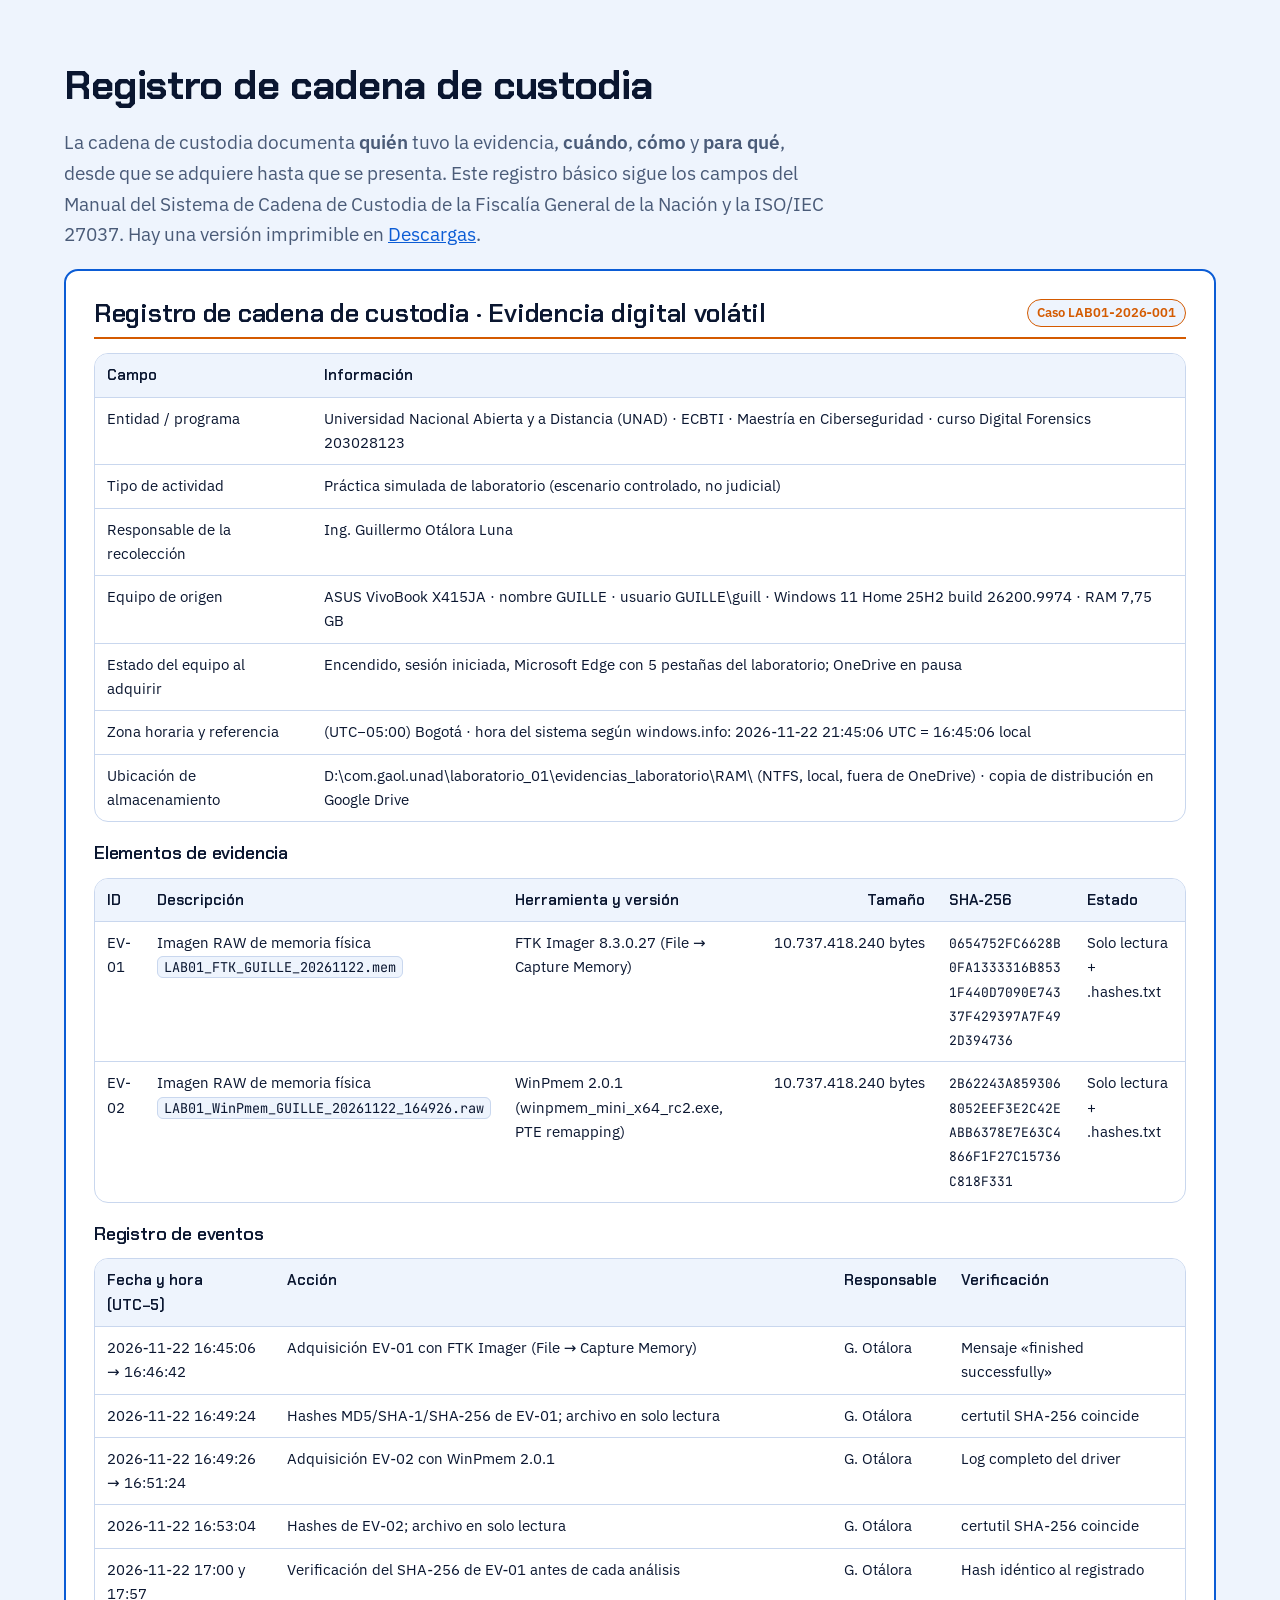
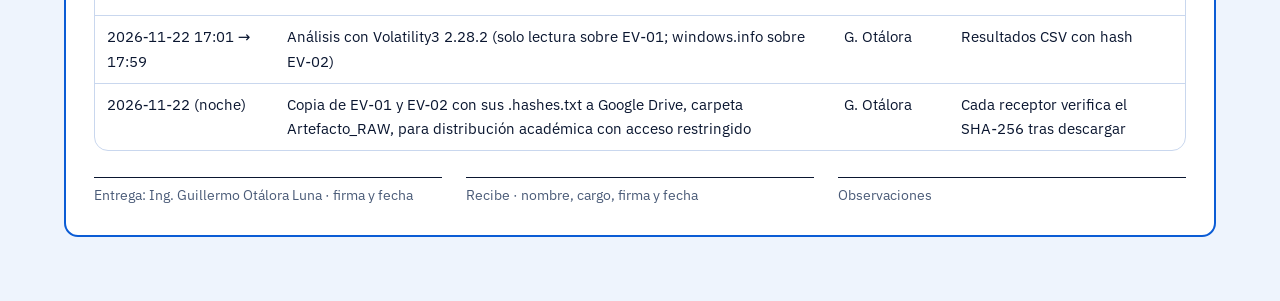
<file: cadena-custodia-imprimible.html>
<!DOCTYPE html>
<html lang="es">
<head>
<meta charset="utf-8">
<meta name="viewport" content="width=device-width, initial-scale=1">
<title>Cadena de custodia LAB01</title>
<meta name="author" content="Ingeniero Guillermo Otálora Luna">
<meta name="description" content="Tutorial: adquisición de memoria RAM con FTK Imager y WinPmem, hashes, cadena de custodia y análisis con Volatility3. Digital Forensics 203028123, UNAD.">
<link rel="icon" href="assets/favicon.svg" type="image/svg+xml">
<link rel="stylesheet" href="css/estilos.css">
<script>try{var t=localStorage.getItem("lab01-tema");if(t)document.documentElement.dataset.theme=t}catch(e){}</script>
</head>
<body>
<div class="readbar" aria-hidden="true"></div>
<main>
<section class="band alt" id="custodia"><div class="wrap">
 <h2>Registro de cadena de custodia</h2>
 <p class="lead">La cadena de custodia documenta <b>quién</b> tuvo la evidencia, <b>cuándo</b>, <b>cómo</b> y <b>para qué</b>, desde que se adquiere hasta que se presenta. Este registro básico sigue los campos del Manual del Sistema de Cadena de Custodia de la Fiscalía General de la Nación y la ISO/IEC 27037. Hay una versión imprimible en <a href="#descargas">Descargas</a>.</p>
 <div class="coc">
  <header><h3>Registro de cadena de custodia · Evidencia digital volátil</h3><span class="tag o">Caso LAB01‑2026‑001</span></header>
  <div class="scroll"><table class="stack"><thead><tr><th>Campo</th><th>Información</th></tr></thead><tbody><tr><td>Entidad / programa</td><td>Universidad Nacional Abierta y a Distancia (UNAD) · ECBTI · Maestría en Ciberseguridad · curso Digital Forensics 203028123</td></tr><tr><td>Tipo de actividad</td><td>Práctica simulada de laboratorio (escenario controlado, no judicial)</td></tr><tr><td>Responsable de la recolección</td><td>Ing. Guillermo Otálora Luna</td></tr><tr><td>Equipo de origen</td><td>ASUS VivoBook X415JA · nombre GUILLE · usuario GUILLE\guill · Windows 11 Home 25H2 build 26200.9974 · RAM 7,75 GB</td></tr><tr><td>Estado del equipo al adquirir</td><td>Encendido, sesión iniciada, Microsoft Edge con 5 pestañas del laboratorio; OneDrive en pausa</td></tr><tr><td>Zona horaria y referencia</td><td>(UTC−05:00) Bogotá · hora del sistema según windows.info: 2026‑11‑22 21:45:06 UTC = 16:45:06 local</td></tr><tr><td>Ubicación de almacenamiento</td><td>D:\com.gaol.unad\laboratorio_01\evidencias_laboratorio\RAM\ (NTFS, local, fuera de OneDrive) · copia de distribución en Google Drive</td></tr></tbody></table></div>
  <h4>Elementos de evidencia</h4>
  <div class="scroll"><table class="stack"><thead><tr><th>ID</th><th>Descripción</th><th>Herramienta y versión</th><th class="num">Tamaño</th><th>SHA‑256</th><th>Estado</th></tr></thead><tbody><tr><td>EV-01</td><td>Imagen RAW de memoria física<br><code>LAB01_FTK_GUILLE_20261122.mem</code></td><td>FTK Imager 8.3.0.27 (File → Capture Memory)</td><td class="num">10.737.418.240 bytes</td><td><span class="h">0654752FC6628B0FA1333316B8531F440D7090E74337F429397A7F492D394736</span></td><td>Solo lectura + .hashes.txt</td></tr><tr><td>EV-02</td><td>Imagen RAW de memoria física<br><code>LAB01_WinPmem_GUILLE_20261122_164926.raw</code></td><td>WinPmem 2.0.1 (winpmem_mini_x64_rc2.exe, PTE remapping)</td><td class="num">10.737.418.240 bytes</td><td><span class="h">2B62243A8593068052EEF3E2C42EABB6378E7E63C4866F1F27C15736C818F331</span></td><td>Solo lectura + .hashes.txt</td></tr></tbody></table></div>
  <h4>Registro de eventos</h4>
  <div class="scroll"><table class="stack"><thead><tr><th>Fecha y hora (UTC−5)</th><th>Acción</th><th>Responsable</th><th>Verificación</th></tr></thead><tbody><tr><td>2026‑11‑22 16:45:06 → 16:46:42</td><td>Adquisición EV‑01 con FTK Imager (File → Capture Memory)</td><td>G. Otálora</td><td>Mensaje «finished successfully»</td></tr><tr><td>2026‑11‑22 16:49:24</td><td>Hashes MD5/SHA‑1/SHA‑256 de EV‑01; archivo en solo lectura</td><td>G. Otálora</td><td>certutil SHA‑256 coincide</td></tr><tr><td>2026‑11‑22 16:49:26 → 16:51:24</td><td>Adquisición EV‑02 con WinPmem 2.0.1</td><td>G. Otálora</td><td>Log completo del driver</td></tr><tr><td>2026‑11‑22 16:53:04</td><td>Hashes de EV‑02; archivo en solo lectura</td><td>G. Otálora</td><td>certutil SHA‑256 coincide</td></tr><tr><td>2026‑11‑22 17:00 y 17:57</td><td>Verificación del SHA‑256 de EV‑01 antes de cada análisis</td><td>G. Otálora</td><td>Hash idéntico al registrado</td></tr><tr><td>2026‑11‑22 17:01 → 17:59</td><td>Análisis con Volatility3 2.28.2 (solo lectura sobre EV‑01; windows.info sobre EV‑02)</td><td>G. Otálora</td><td>Resultados CSV con hash</td></tr><tr><td>2026‑11‑22 (noche)</td><td>Copia de EV‑01 y EV‑02 con sus .hashes.txt a Google Drive, carpeta Artefacto_RAW, para distribución académica con acceso restringido</td><td>G. Otálora</td><td>Cada receptor verifica el SHA‑256 tras descargar</td></tr></tbody></table></div>
  <div class="sig"><div>Entrega: Ing. Guillermo Otálora Luna · firma y fecha</div><div>Recibe · nombre, cargo, firma y fecha</div><div>Observaciones</div></div>
 </div>
</div></section></main></body></html>
</file>
<file: css/estilos.css>
/* VOICE   técnico-docente: un manual de laboratorio forense para principiantes, preciso y sin relleno
   IDEA    la consola de un laboratorio de evidencia digital: chips de memoria, trazas de datos, sellos de hash
   PICTURE el flujo vivo RAM -> imagen RAW -> hash -> custodia -> Volatility3, con datos que viajan y parpadean
   COLOUR  fondo azul profundo (noche) o blanco (día); azul eléctrico = adquisición/datos; naranja = integridad/hash/alertas; cian = análisis
   TYPE    Chakra Petch (títulos, tecnológico) + IBM Plex Sans (texto) + JetBrains Mono (comandos)
   LAYOUT  cabecera fija con índice; portada con título y diagrama animado; bandas por paso con texto + capturas; tablas reales */

/* Fuentes alojadas en el propio sitio (funcionan sin conexión) */
@font-face{font-family:"Chakra Petch";src:url(../assets/fonts/chakra-petch-latin-600-normal.woff2) format("woff2");font-weight:600;font-style:normal;font-display:swap}
@font-face{font-family:"Chakra Petch";src:url(../assets/fonts/chakra-petch-latin-700-normal.woff2) format("woff2");font-weight:700;font-style:normal;font-display:swap}
@font-face{font-family:"IBM Plex Sans";src:url(../assets/fonts/ibm-plex-sans-latin-400-normal.woff2) format("woff2");font-weight:400;font-style:normal;font-display:swap}
@font-face{font-family:"IBM Plex Sans";src:url(../assets/fonts/ibm-plex-sans-latin-600-normal.woff2) format("woff2");font-weight:600;font-style:normal;font-display:swap}
@font-face{font-family:"IBM Plex Sans";src:url(../assets/fonts/ibm-plex-sans-latin-400-italic.woff2) format("woff2");font-weight:400;font-style:italic;font-display:swap}
@font-face{font-family:"JetBrains Mono";src:url(../assets/fonts/jetbrains-mono-latin-400-normal.woff2) format("woff2");font-weight:400;font-style:normal;font-display:swap}
@font-face{font-family:"JetBrains Mono";src:url(../assets/fonts/jetbrains-mono-latin-600-normal.woff2) format("woff2");font-weight:600;font-style:normal;font-display:swap}

:root{
  color-scheme:light;
  --bg:#ffffff;
  --bg2:#eef4fd;
  --panel:#f6f9ff;
  --line:#c9d7ee;
  --ink:#0a1630;
  --muted:#4a5b78;
  --blue:#0b5cd5;
  --blue2:#063a8c;
  --orange:#d45a00;
  --cyan:#007f99;
  --ok:#0b7a43;
  --bad:#b3261e;
  --code:#0d1b33;
  --codeink:#dbe7ff;
  --glow:rgba(11,92,213,.18);
  --r:14px;
}

:root[data-theme=dark]{--bg:#040b18;--bg2:#081429;--panel:#0b1b36;--line:#1c3358;--ink:#e4edfb;--muted:#9fb2d1;--blue:#3d9bff;--blue2:#1f6fe0;--orange:#ff8a2a;--cyan:#33d6ff;--ok:#3ddc84;--bad:#ff6b5e;--code:#020812;--glow:rgba(61,155,255,.35);--blue-soft:#0d2147;--orange-soft:#2a1606;--cyan-soft:#05252e;--violet:#a48bff;--violet-soft:#1a1238;--green:#3ddc84;--green-soft:#082a19}
@media (prefers-color-scheme:dark){:root:not([data-theme=light]){--bg:#040b18;--bg2:#081429;--panel:#0b1b36;--line:#1c3358;--ink:#e4edfb;--muted:#9fb2d1;--blue:#3d9bff;--blue2:#1f6fe0;--orange:#ff8a2a;--cyan:#33d6ff;--ok:#3ddc84;--bad:#ff6b5e;--code:#020812;--glow:rgba(61,155,255,.35);--blue-soft:#0d2147;--orange-soft:#2a1606;--cyan-soft:#05252e;--violet:#a48bff;--violet-soft:#1a1238;--green:#3ddc84;--green-soft:#082a19}}
:root[data-theme=light]{color-scheme:light}
:root[data-theme=dark]{color-scheme:dark}
*{box-sizing:border-box;min-width:0}
html{scroll-behavior:smooth;scroll-padding-top:76px}
body{margin:0;background:var(--bg);color:var(--ink);font:16.5px/1.62 "IBM Plex Sans",system-ui,Segoe UI,Roboto,sans-serif;overflow-x:clip}
img{max-width:100%;height:auto;display:block}
a{color:var(--blue)}
a:hover{color:var(--orange)}
h1,h2,h3,h4{font-family:"Chakra Petch","IBM Plex Sans",sans-serif;line-height:1.08;letter-spacing:-.01em;text-wrap:balance;margin:0 0 .5em}
h1{font-size:clamp(34px,5vw,56px);font-weight:700}
h2{font-size:clamp(28px,3.4vw,40px);font-weight:700}
h3{font-size:clamp(21px,2.2vw,26px);font-weight:600;margin-top:1.6em}
h4{font-size:18px;font-weight:600;margin-top:1.2em}
p{margin:0 0 1em;max-width:75ch}
code,kbd,pre{font-family:"JetBrains Mono",Consolas,monospace;font-size:.9em}
code{background:var(--bg2);border:1px solid var(--line);border-radius:6px;padding:1px 6px;overflow-wrap:anywhere}
kbd{border:1px solid var(--line);border-bottom-width:3px;border-radius:6px;padding:0 6px;background:var(--panel)}
.wrap{max-width:1240px;margin:0 auto}
.band{padding-block:clamp(36px,5vw,72px);padding-inline:max(5vw,16px)}
.band.alt{background:var(--bg2)}
.lead{font-size:19px;color:var(--muted);max-width:70ch}
.muted{color:var(--muted)}
.nowrap{white-space:nowrap}

/* ---------- barra superior ---------- */
.top{position:sticky;top:0;z-index:50;background:color-mix(in srgb,var(--bg) 88%,transparent);backdrop-filter:blur(10px);border-bottom:1px solid var(--line)}
.top .wrap{display:flex;align-items:center;gap:16px;padding:8px max(2vw,12px)}
.brand{display:flex;align-items:center;gap:10px;font-family:"Chakra Petch",sans-serif;font-weight:700;text-decoration:none;color:var(--ink);flex:none}
.brand svg{width:34px;height:34px}
.nav{display:flex;gap:4px;overflow-x:auto;scrollbar-width:thin;flex:1}
.nav a{flex:none;text-decoration:none;color:var(--muted);font-size:14px;padding:8px 10px;border-radius:8px;white-space:nowrap}
.nav a:hover,.nav a.on{color:var(--ink);background:var(--panel)}
.nav a.on{box-shadow:inset 0 -2px 0 var(--orange)}
@media(max-width:900px){.top{position:static}}

/* ---------- portada ---------- */
.hero{position:relative;overflow:hidden;background:
  radial-gradient(1200px 500px at 85% -10%,var(--glow),transparent 60%),
  linear-gradient(180deg,var(--bg) 0%,var(--bg2) 100%)}
.hero .grid{display:grid;grid-template-columns:minmax(0,1fr);gap:28px}
.hero h1 span{color:var(--blue)}
.meta{display:flex;flex-wrap:wrap;gap:8px 18px;color:var(--muted);font-size:15px;margin:10px 0 22px}
.meta b{color:var(--ink);font-weight:600}
.kpis{display:grid;grid-template-columns:repeat(auto-fit,minmax(150px,1fr));gap:12px;margin:22px 0}
.kpi{background:var(--panel);border:1px solid var(--line);border-radius:var(--r);padding:12px 14px}
.kpi b{display:block;font:700 clamp(24px,3vw,32px)/1.1 "Chakra Petch",sans-serif;color:var(--blue)}
.kpi.o b{color:var(--orange)}
.kpi span{font-size:14px;color:var(--muted)}
.btns{display:flex;flex-wrap:wrap;gap:10px}
.btn{display:inline-flex;align-items:center;gap:8px;min-height:44px;padding:10px 18px;border-radius:10px;border:1px solid var(--line);background:var(--panel);color:var(--ink);text-decoration:none;font-weight:600;cursor:pointer;font-size:15px}
.btn:hover{border-color:var(--blue);color:var(--ink)}
.btn.pri{background:var(--blue);border-color:var(--blue);color:#fff}
.btn.org{background:var(--orange);border-color:var(--orange);color:#fff}
.btn:focus-visible,a:focus-visible,button:focus-visible,input:focus-visible,textarea:focus-visible{outline:3px solid var(--orange);outline-offset:2px}
.btn svg{width:18px;height:18px}

/* ---------- diagrama principal ---------- */
.pipe{width:100%;height:auto;display:block}
.pipe text{font-family:"Chakra Petch",sans-serif;fill:var(--ink)}
.pipe .lbl{font-size:15px;font-weight:600}
.pipe .sub{font-size:12px;fill:var(--muted)}
.pipe .box{fill:var(--panel);stroke:var(--line);stroke-width:1.5}
.pipe .flow{fill:none;stroke:var(--blue);stroke-width:3;stroke-dasharray:8 10;animation:flow 1.1s linear infinite}
.pipe .flow.o{stroke:var(--orange)}
.pipe .flow.c{stroke:var(--cyan)}
.pipe .cell{fill:var(--blue);animation:blink 1.6s ease-in-out infinite}
.pipe .cell.o{fill:var(--orange)}
.pipe .led{fill:var(--ok);animation:blink 1s steps(2) infinite}
.pipe .hashring{fill:none;stroke:var(--orange);stroke-width:3;stroke-dasharray:4 6;transform-box:fill-box;transform-origin:center;animation:spin 6s linear infinite}
.pipe .scan{fill:var(--cyan);opacity:.25;animation:scan 2.4s ease-in-out infinite}
@keyframes flow{to{stroke-dashoffset:-36}}
@keyframes blink{0%,100%{opacity:1}50%{opacity:.15}}
@keyframes spin{to{transform:rotate(360deg)}}
@keyframes scan{0%,100%{transform:translateY(0)}50%{transform:translateY(54px)}}
@keyframes pulse{0%,100%{box-shadow:0 0 0 0 var(--glow)}50%{box-shadow:0 0 0 10px transparent}}

/* ---------- bloques de contenido ---------- */
.cols{display:grid;grid-template-columns:repeat(auto-fit,minmax(min(100%,340px),1fr));gap:20px 28px;align-items:start}
.cols3{display:grid;grid-template-columns:repeat(auto-fit,minmax(min(100%,260px),1fr));gap:16px}
.card{background:var(--panel);border:1px solid var(--line);border-radius:var(--r);padding:18px 20px}
.card h4{margin-top:0}
.call{border-left:5px solid var(--blue);background:var(--panel);border-radius:0 var(--r) var(--r) 0;padding:14px 18px;margin:18px 0;max-width:900px}
.call.warn{border-left-color:var(--orange)}
.call.bad{border-left-color:var(--bad)}
.call.ok{border-left-color:var(--ok)}
.call>b:first-child{display:block;font-family:"Chakra Petch",sans-serif;font-size:17px;margin-bottom:4px}
.call p:last-child{margin-bottom:0}
.step{display:grid;grid-template-columns:52px minmax(0,1fr);gap:14px;margin:18px 0}
.step .n{width:44px;height:44px;border-radius:50%;display:grid;place-items:center;font:700 18px "Chakra Petch",sans-serif;color:#fff;background:var(--blue);animation:pulse 2.8s infinite}
.step.o .n{background:var(--orange)}
.step.c .n{background:var(--cyan);color:#021018}
.step h3{margin-top:6px}
ol.do,ul.do{padding-left:1.2em;max-width:80ch}
ol.do li,ul.do li{margin:.35em 0}
.tag{display:inline-block;font-size:13px;font-weight:600;padding:2px 9px;border-radius:99px;background:var(--bg2);border:1px solid var(--line);color:var(--muted)}
.tag.b{color:var(--blue);border-color:var(--blue)}
.tag.o{color:var(--orange);border-color:var(--orange)}

/* ---------- figuras ---------- */
.gal{display:grid;grid-template-columns:repeat(auto-fill,minmax(min(100%,300px),1fr));gap:16px;margin:16px 0}
.gal.two{grid-template-columns:repeat(auto-fit,minmax(min(100%,460px),1fr))}
figure{margin:0;background:var(--panel);border:1px solid var(--line);border-radius:var(--r);overflow:hidden;display:flex;flex-direction:column}
figure.wide{margin:18px 0}
figure img{cursor:zoom-in;background:#000;width:100%;object-fit:contain}
figure.wide img{max-height:620px}
figcaption{padding:10px 14px;font-size:14px;color:var(--muted)}
figcaption b{color:var(--ink)}
figcaption .f{display:block;font-family:"JetBrains Mono",monospace;font-size:12px;color:var(--orange);margin-top:3px;overflow-wrap:anywhere}
.lb{position:fixed;inset:0;z-index:100;background:rgba(2,6,14,.92);display:none;align-items:center;justify-content:center;padding:20px;flex-direction:column;gap:10px}
.lb.on{display:flex}
.lb img{max-height:86vh;max-width:96vw;border-radius:8px;cursor:zoom-out}
.lb p{color:#dbe7ff;margin:0;text-align:center}
.lb button{position:absolute;top:14px;right:14px}

/* ---------- código ---------- */
.code{position:relative;margin:12px 0 18px;max-width:100%}
.code pre{background:var(--code);color:var(--codeink);border:1px solid var(--line);border-radius:12px;padding:16px 16px 14px;margin:0;overflow-x:auto;line-height:1.5}
.code .cp{position:absolute;top:8px;right:8px;min-height:32px;padding:4px 10px;font-size:13px;border-radius:8px;border:1px solid #2b4673;background:#0f2346;color:#dbe7ff;cursor:pointer}
.code .cp:hover{border-color:var(--orange)}
.code .t{display:block;font-size:12px;color:var(--muted);margin-bottom:4px}
pre code{background:none;border:0;padding:0;color:inherit;font-size:inherit;overflow-wrap:normal}
pre .c{color:#7f97bd}
pre .o{color:#ffb070}
pre .k{color:#6fc3ff}

/* ---------- tablas ---------- */
.scroll{overflow-x:auto;margin:14px 0 22px;border:1px solid var(--line);border-radius:var(--r)}
table{border-collapse:collapse;width:100%;font-size:15px}
th,td{padding:9px 12px;text-align:left;vertical-align:top;border-bottom:1px solid var(--line)}
th{background:var(--bg2);font-family:"Chakra Petch",sans-serif;font-weight:600;font-size:15px}
tr:last-child td{border-bottom:0}
td.num,th.num{text-align:right;font-variant-numeric:tabular-nums;white-space:nowrap}
td.h,.h{font-family:"JetBrains Mono",monospace;font-size:13px;overflow-wrap:anywhere;word-break:break-all}
.yes{color:var(--ok);font-weight:600}
.no{color:var(--bad);font-weight:600}
.win{color:var(--blue);font-weight:600}

/* ---------- barras/HTML charts ---------- */
.bars{display:grid;gap:8px;margin:12px 0 20px}
.bar{display:grid;grid-template-columns:minmax(120px,190px) minmax(0,1fr) 84px;gap:10px;align-items:center;font-size:14px}
.bar .t{height:22px;background:var(--bg2);border-radius:6px;overflow:hidden;border:1px solid var(--line)}
.bar .t i{display:block;height:100%;background:linear-gradient(90deg,var(--blue2),var(--blue));transform-origin:left;animation:grow 1.4s ease-out both}
.bar.o .t i{background:linear-gradient(90deg,#b84a00,var(--orange))}
.bar.c .t i{background:linear-gradient(90deg,#007a99,var(--cyan))}
.bar .v{text-align:right;font-variant-numeric:tabular-nums;white-space:nowrap;font-weight:600}
@keyframes grow{from{transform:scaleX(0)}}
@media(max-width:520px){.bar{grid-template-columns:minmax(0,1fr) 70px}.bar .t{grid-column:1/-1;grid-row:2}}

/* mapa de memoria física */
.mmap{position:relative;height:64px;border-radius:10px;overflow:hidden;border:1px solid var(--line);display:flex;margin:12px 0 6px}
.mmap div{height:100%;position:relative}
.mmap .ram{background:repeating-linear-gradient(90deg,var(--blue) 0 6px,color-mix(in srgb,var(--blue) 70%,#fff) 6px 7px);animation:blink 3s ease-in-out infinite}
.mmap .gap{background:repeating-linear-gradient(45deg,color-mix(in srgb,var(--muted) 35%,transparent) 0 6px,transparent 6px 12px)}
.mmap .tiny{background:var(--orange)}
.mscale{position:relative;height:18px;font:12px "JetBrains Mono",monospace;color:var(--muted)}
.mscale span{position:absolute;top:0;white-space:nowrap}
.legend{display:flex;flex-wrap:wrap;gap:8px 18px;font-size:14px;color:var(--muted);margin:8px 0 16px}
.legend i{display:inline-block;width:14px;height:14px;border-radius:3px;vertical-align:-2px;margin-right:6px}

/* línea de tiempo */
.tl{position:relative;margin:20px 0 10px;padding-left:26px;border-left:3px solid var(--line)}
.tl li{list-style:none;position:relative;margin:0 0 14px}
.tl li::before{content:"";position:absolute;left:-35px;top:6px;width:14px;height:14px;border-radius:50%;background:var(--blue);box-shadow:0 0 0 4px var(--bg)}
.tl li.o::before{background:var(--orange)}
.tl li.c::before{background:var(--cyan)}
.tl time{font:600 15px "JetBrains Mono",monospace;color:var(--blue);margin-right:10px;white-space:nowrap}
.tl li.o time{color:var(--orange)}

/* demostración hash */
.hashdemo{display:grid;grid-template-columns:repeat(auto-fit,minmax(min(100%,320px),1fr));gap:16px}
.hashdemo textarea{width:100%;min-height:86px;font:16px "JetBrains Mono",monospace;border-radius:10px;border:1px solid var(--line);background:var(--bg);color:var(--ink);padding:10px}
.hout{font:13px/1.5 "JetBrains Mono",monospace;overflow-wrap:anywhere;background:var(--code);color:var(--codeink);border-radius:10px;padding:10px 12px;min-height:70px}
.hout i{font-style:normal;color:#ffb070}

/* RAM vs disco */
.vs{display:grid;grid-template-columns:repeat(auto-fit,minmax(min(100%,300px),1fr));gap:16px}
.mem{display:grid;grid-template-columns:repeat(16,1fr);gap:3px;margin:10px 0}
.mem i{aspect-ratio:1;border-radius:2px;background:var(--blue);opacity:.35}
.mem i.on{opacity:1}
.mem.disk i{opacity:.8;background:var(--muted)}
.hv{font:12px "JetBrains Mono",monospace;overflow-wrap:anywhere;color:var(--orange)}

/* diagrama de flujo (Reto 3-d) */
.flowfig{background:var(--panel);border:1px solid var(--line);border-radius:var(--r);padding:10px;overflow-x:auto}
.flowfig svg{min-width:760px;width:100%;height:auto;display:block}
.flowfig text{font-family:"Chakra Petch",sans-serif;fill:var(--ink);font-size:14px}
.flowfig .n{fill:var(--bg);stroke:var(--blue);stroke-width:2}
.flowfig .n.o{stroke:var(--orange)}
.flowfig .n.c{stroke:var(--cyan)}
.flowfig .d{fill:var(--bg);stroke:var(--orange);stroke-width:2}
.flowfig .bad{fill:color-mix(in srgb,var(--bad) 14%,var(--bg));stroke:var(--bad);stroke-width:2}
.flowfig .e{fill:none;stroke:var(--muted);stroke-width:2;marker-end:url(#ar)}
.flowfig .e.live{stroke:var(--blue);stroke-dasharray:6 8;animation:flow 1.2s linear infinite}
.flowfig .tok{fill:var(--orange)}
.flowfig .sm{font-size:12px;fill:var(--muted)}

/* volatilidad (RFC 3227) */
.vol{display:grid;gap:8px;margin:14px 0}
.vol div{display:grid;grid-template-columns:minmax(0,1fr) auto;align-items:center;gap:12px;padding:10px 14px;border-radius:10px;border:1px solid var(--line);background:var(--panel);position:relative;overflow:hidden}
.vol div::after{content:"";position:absolute;inset:0;background:linear-gradient(90deg,transparent,var(--glow),transparent);transform:translateX(-100%);animation:sweep var(--s,3s) linear infinite}
.vol b{font-family:"Chakra Petch",sans-serif}
.vol span{font-size:13px;color:var(--muted);white-space:nowrap}
.vol .hl{border-color:var(--orange)}
.vol .hl b{color:var(--orange)}
@keyframes sweep{to{transform:translateX(100%)}}

/* árbol de carpetas */
.tree{font:14px/1.6 "JetBrains Mono",monospace;background:var(--code);color:var(--codeink);border-radius:12px;padding:14px 16px;overflow-x:auto;white-space:pre}
.tree .o{color:#ffb070}.tree .b{color:#6fc3ff}.tree .c{color:#7f97bd}

/* formulario cadena de custodia */
.coc{background:var(--bg);border:2px solid var(--blue);border-radius:var(--r);padding:clamp(14px,3vw,28px)}
.coc header{display:flex;flex-wrap:wrap;justify-content:space-between;gap:10px;border-bottom:2px solid var(--orange);padding-bottom:10px;margin-bottom:14px}
.coc header h3{margin:0}
.sig{display:grid;grid-template-columns:repeat(auto-fit,minmax(220px,1fr));gap:24px;margin-top:26px}
.sig div{border-top:1px solid var(--ink);padding-top:6px;font-size:14px;color:var(--muted)}

footer{background:var(--code);color:#c8d6f0;padding:36px max(5vw,16px)}
footer a{color:#7fbfff}
footer .wrap{display:flex;flex-wrap:wrap;gap:20px;justify-content:space-between}

@media (prefers-reduced-motion:reduce){*,*::before,*::after{animation:none!important;transition:none!important}html{scroll-behavior:auto}}
@media(max-width:600px){table{font-size:13px}th,td{padding:7px 6px}.stack thead{display:none}.stack tr{display:grid;padding-block:8px;border-bottom:1px solid var(--line)}.stack td{display:grid;grid-template-columns:8.5em minmax(0,1fr);gap:8px;border:0;padding:3px 6px}.stack td::before{content:attr(data-l);font-weight:600;color:var(--muted)}.stack td.num{text-align:left}body{font-size:16px}}

/* ---------- impresión / PDF ---------- */
@media print{
  :root{color-scheme:light}
  body{background:#fff;color:#0a1630;font-size:11pt}
  .top,.lb,.noprint,.cp,#hashdemo-tool{display:none!important}
  .band{padding:10mm 0}
  .band.alt,.hero{background:#fff}
  *{animation:none!important}
  figure,table,.card,.call,.code,.coc,.flowfig,.step{break-inside:avoid}
  h2{break-before:page}
  .hero h2{break-before:auto}
  figure.wide img{max-height:120mm}
  .gal{grid-template-columns:1fr 1fr}
  .code pre{white-space:pre-wrap;font-size:7.2pt;line-height:1.35}
  #caso{break-before:page}
  #caso h2{break-before:avoid}
  a{color:#0b5cd5;text-decoration:none}
  .flowfig svg{min-width:0}
  p,.lead,.call{max-width:none}
  body{font-size:10.5pt}
  .gal{grid-template-columns:1fr 1fr 1fr}
  .gal.two{grid-template-columns:1fr 1fr}
  td.h,.h{font-size:9pt}
}

/* =================== v3: tema, marcos de sección, glosario, UX =================== */
:root{--blue-soft:#e4eeff;--orange-soft:#fff0e3;--cyan-soft:#e0f7fb;--violet:#5b3fd6;--violet-soft:#efeaff;--green:#0b7a43;--green-soft:#e3f6ec}
:root[data-theme=light]{--bg2:#eef4fd;--muted:#3e4f6b}
:root[data-theme=dark]{--muted:#a9bcd9}

/* barra de lectura */
.readbar{position:fixed;top:0;left:0;height:3px;width:0;z-index:60;background:linear-gradient(90deg,var(--blue),var(--cyan),var(--orange));box-shadow:0 0 8px var(--glow)}

/* botones de la cabecera */
.tools{display:flex;align-items:center;gap:8px;flex:none}
.ibtn{display:inline-grid;place-items:center;width:44px;height:44px;border-radius:12px;border:1px solid var(--line);background:var(--panel);color:var(--ink);cursor:pointer}
.ibtn:hover{border-color:var(--orange)}
.ibtn svg{width:20px;height:20px}
.ibtn .sun{display:none}
:root[data-theme=dark] .ibtn .sun{display:block}:root[data-theme=dark] .ibtn .moon{display:none}
.prog{font:600 13px "JetBrains Mono",monospace;color:var(--muted);white-space:nowrap;padding:6px 10px;border-radius:99px;border:1px solid var(--line);background:var(--panel)}
.prog b{color:var(--ok)}
@media(max-width:700px){.prog{display:none}}

/* marcos de color por sección */
.frame{position:relative;border:1px solid color-mix(in srgb,var(--tone) 45%,var(--line));border-top:6px solid var(--tone);border-radius:18px;background:linear-gradient(180deg,var(--tone-soft),var(--bg) 220px);padding:clamp(18px,3vw,36px) clamp(16px,3vw,40px)}
.band.alt .frame{background:linear-gradient(180deg,var(--tone-soft),var(--bg2) 220px)}
.frame::before{content:attr(data-label);position:absolute;top:-15px;left:22px;font:700 12px/1 "Chakra Petch",sans-serif;letter-spacing:.04em;padding:6px 12px;border-radius:99px;background:var(--tone);color:#fff}
.frame h2{color:var(--ink)}
.frame h2::after{content:"";display:block;width:72px;height:4px;border-radius:4px;margin-top:12px;background:linear-gradient(90deg,var(--tone),transparent)}
.t-blue{--tone:var(--blue);--tone-soft:var(--blue-soft)}
.t-orange{--tone:var(--orange);--tone-soft:var(--orange-soft)}
.t-cyan{--tone:var(--cyan);--tone-soft:var(--cyan-soft)}
.t-violet{--tone:var(--violet);--tone-soft:var(--violet-soft)}
.t-green{--tone:var(--green);--tone-soft:var(--green-soft)}
.t-cyan::before{color:#021018}

/* pasos: marca de completado */
.done{display:inline-flex;align-items:center;gap:6px;margin-left:10px;vertical-align:middle;font:600 13px "IBM Plex Sans",sans-serif;color:var(--muted);cursor:pointer;border:1px solid var(--line);border-radius:99px;padding:3px 10px;background:var(--panel)}
.done input{width:16px;height:16px;accent-color:var(--ok)}
.step.ok .n{background:var(--ok)!important;color:#fff}
.step.ok h3{text-decoration:none}

/* ir arriba */
.totop{position:fixed;right:18px;bottom:18px;z-index:55;opacity:0;pointer-events:none;transition:opacity .2s}
.totop.on{opacity:1;pointer-events:auto}

/* ---------- glosario ---------- */
.gtools{display:flex;flex-wrap:wrap;gap:10px;align-items:center;margin:8px 0 18px}
.gtools input{flex:1 1 240px;min-height:44px;font-size:16px;border-radius:12px;border:1px solid var(--line);background:var(--bg);color:var(--ink);padding:8px 14px}
.chip{min-height:40px;padding:6px 14px;border-radius:99px;border:1px solid var(--line);background:var(--panel);color:var(--ink);cursor:pointer;font-weight:600;font-size:14px}
.chip[aria-pressed=true]{background:var(--tone,var(--blue));border-color:var(--tone,var(--blue));color:#fff}
.gtopic{margin:22px 0 8px;padding:14px 16px 18px;border-radius:16px;border:1px solid color-mix(in srgb,var(--tone) 40%,var(--line));border-left:6px solid var(--tone);background:var(--tone-soft)}
.gtopic h3{margin:0 0 12px;font-size:21px;display:flex;align-items:center;gap:10px}
.gtopic h3 span{font:600 13px "JetBrains Mono",monospace;color:var(--muted)}
.gcards{display:grid;grid-template-columns:repeat(auto-fill,minmax(min(100%,220px),1fr));gap:14px}
.gcard{display:block;width:100%;perspective:1000px;min-height:170px;border:0;padding:0;background:none;cursor:pointer;text-align:left;font:inherit;color:inherit}
.gin{display:block;position:relative;width:100%;height:100%;min-height:170px;transition:transform .6s cubic-bezier(.3,.7,.2,1);transform-style:preserve-3d}
.gcard.flip .gin{transform:rotateY(180deg)}
.gf,.gb{position:absolute;inset:0;border-radius:14px;padding:16px;backface-visibility:hidden;-webkit-backface-visibility:hidden;display:flex;flex-direction:column;border:1px solid color-mix(in srgb,var(--tone) 50%,var(--line))}
.gf{background:linear-gradient(145deg,var(--panel),var(--tone-soft));justify-content:center;align-items:flex-start;gap:8px}
.gf b{font:700 20px/1.15 "Chakra Petch",sans-serif;color:var(--ink)}
.gf small{font-size:13px;color:var(--muted)}
.gf::after{content:"↻ voltear";position:absolute;right:12px;bottom:10px;font:600 12px "JetBrains Mono",monospace;color:var(--tone)}
.gb{transform:rotateY(180deg);background:var(--bg);font-size:14.5px;line-height:1.45;overflow:auto;border-top:4px solid var(--tone)}
.gb b{font:700 15px "Chakra Petch",sans-serif;color:var(--tone);margin-bottom:6px}
.gcard:focus-visible{outline:3px solid var(--orange);outline-offset:3px;border-radius:14px}
.gcard:hover .gf{box-shadow:0 0 0 2px var(--tone) inset}
.gcard[hidden],.gtopic[hidden]{display:none}
.gcount{color:var(--muted);font-size:14px}
@media (prefers-reduced-motion:reduce){.gin{transition:none}}

@media print{
  .readbar,.tools,.totop,.done,.gtools{display:none!important}
  .frame{border-top-width:3px;background:#fff!important}
  .frame::before{position:static;display:inline-block;margin-bottom:8px}
  .gcards{grid-template-columns:1fr 1fr}
  .gcard,.gin{min-height:0}
  .gin{transform:none!important}
  .gf,.gb{position:static;transform:none;backface-visibility:visible;border-radius:8px}
  .gf{padding:8px 10px 2px;background:#fff;border-bottom:0}
  .gf::after{display:none}
  .gb{padding:2px 10px 8px;border-top:0;font-size:9.5pt}
  .gb b{display:none}
  .gcard{break-inside:avoid;border:1px solid #c9d7ee;border-radius:8px}
}
/* tablas explicativas: la primera columna no se parte */
.scroll td:first-child code{white-space:nowrap;overflow-wrap:normal}
.scroll td code{word-break:normal}
@media(max-width:600px){.scroll td:first-child code{white-space:normal}}
.scroll td:nth-child(2) code{white-space:nowrap}
@media(max-width:600px){.scroll td:nth-child(2) code{white-space:normal}}

/* versión estudiante */
.call.su{border:2px dashed var(--orange);border-left-width:2px;border-radius:var(--r);background:transparent}
.call.su b{color:var(--orange)}
.meta .ver{color:var(--orange);font-weight:700}

/* Lab 01: pestañas Estudiante / Docente */
.ptabs{display:flex;align-items:center;gap:6px}
.ptab{font:600 14px "IBM Plex Sans",sans-serif;padding:7px 12px;border-radius:999px;border:2px solid var(--blue);background:transparent;color:var(--blue);cursor:pointer;white-space:nowrap}
.ptab.o{border-color:var(--orange);color:var(--orange)}
.ptab[aria-selected=true]{background:var(--blue);color:#fff}
.ptab.o[aria-selected=true]{background:var(--orange);color:#fff}
section[data-tab][hidden]{display:none}
@media print{section[data-tab][hidden]{display:block!important}.ptabs{display:none}}
.route{display:grid;grid-template-columns:repeat(auto-fill,minmax(150px,1fr));gap:10px;margin:20px 0}
.route a{display:flex;align-items:center;gap:10px;padding:10px 12px;border:1.5px solid var(--line);border-radius:12px;background:var(--panel);color:var(--ink);text-decoration:none;font-size:14px;line-height:1.3}
.route a:hover{border-color:var(--blue)}
.route b{flex:none;display:grid;place-items:center;width:30px;height:30px;border-radius:50%;background:var(--blue);color:#fff;font:700 14px "Chakra Petch",sans-serif}
.route.o b{background:var(--orange)}
@media (max-width:760px){.ptab{padding:6px 9px;font-size:13px}}
</file>
